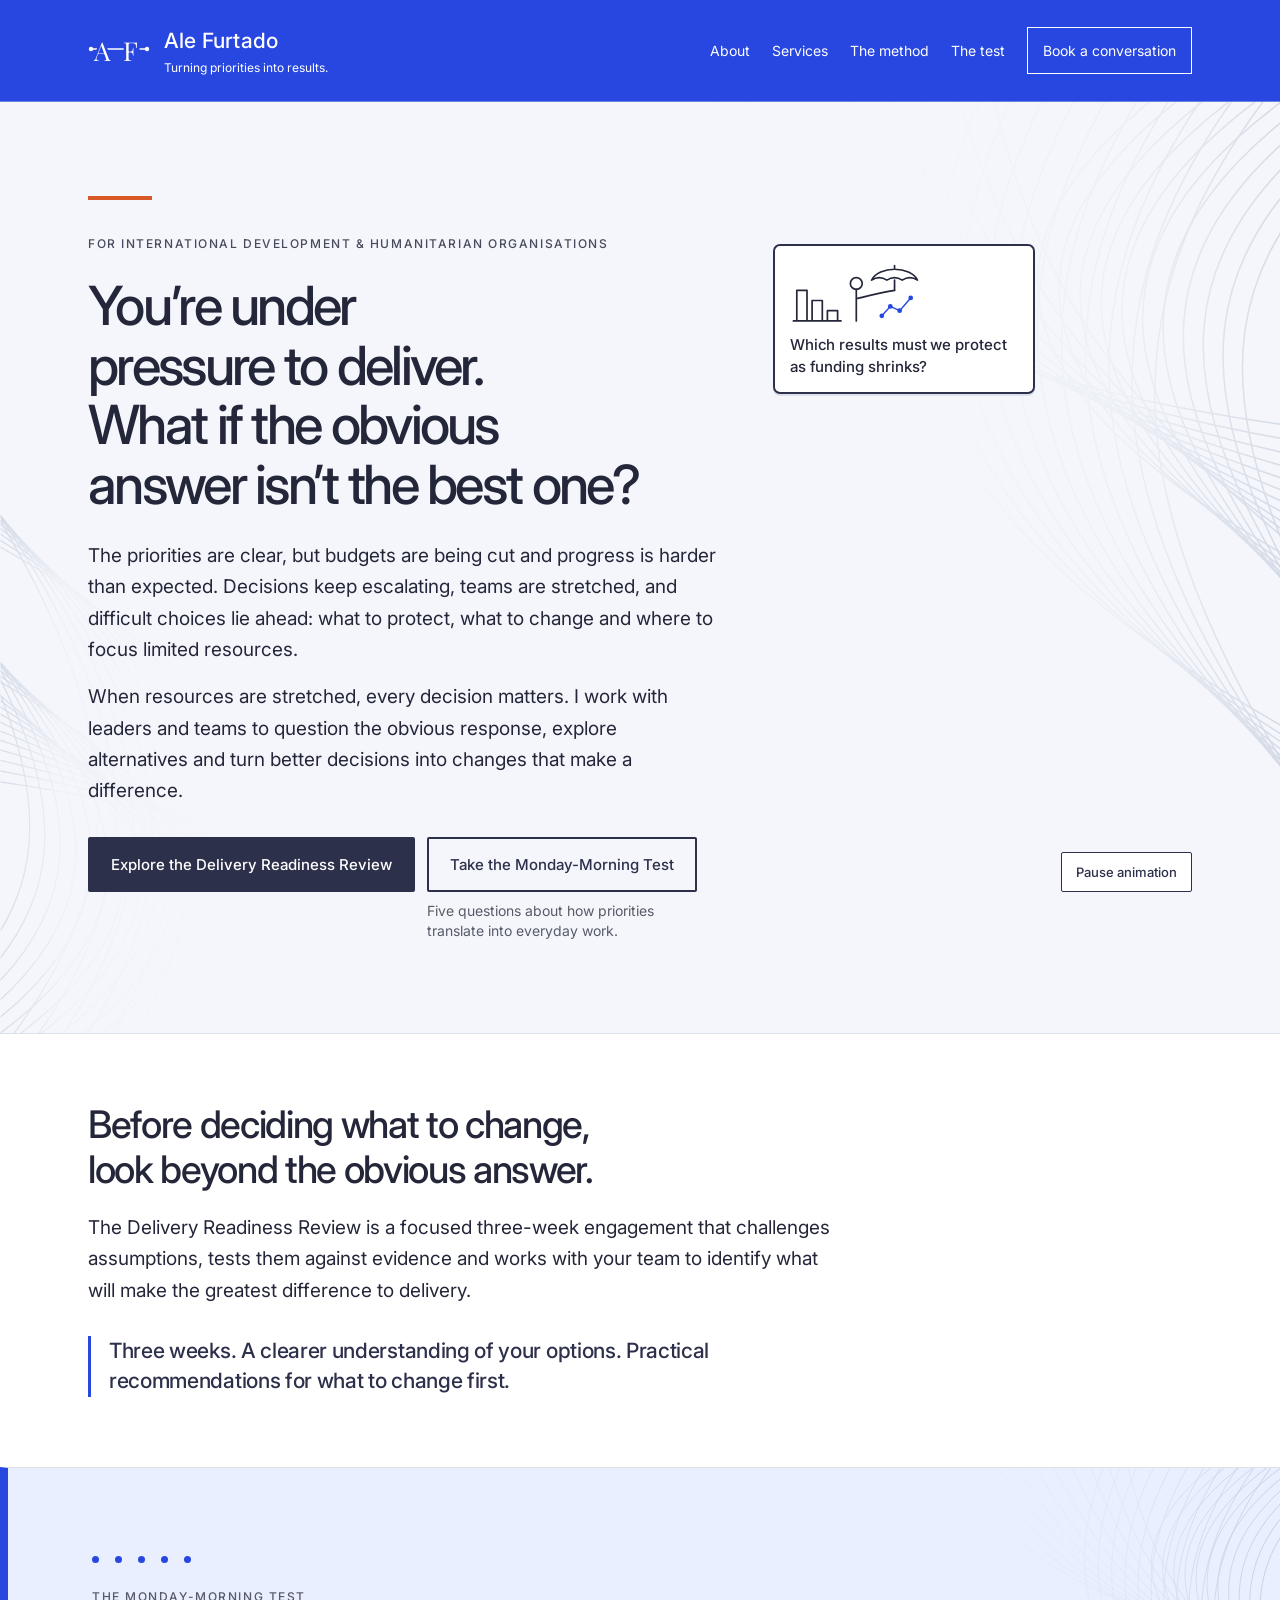
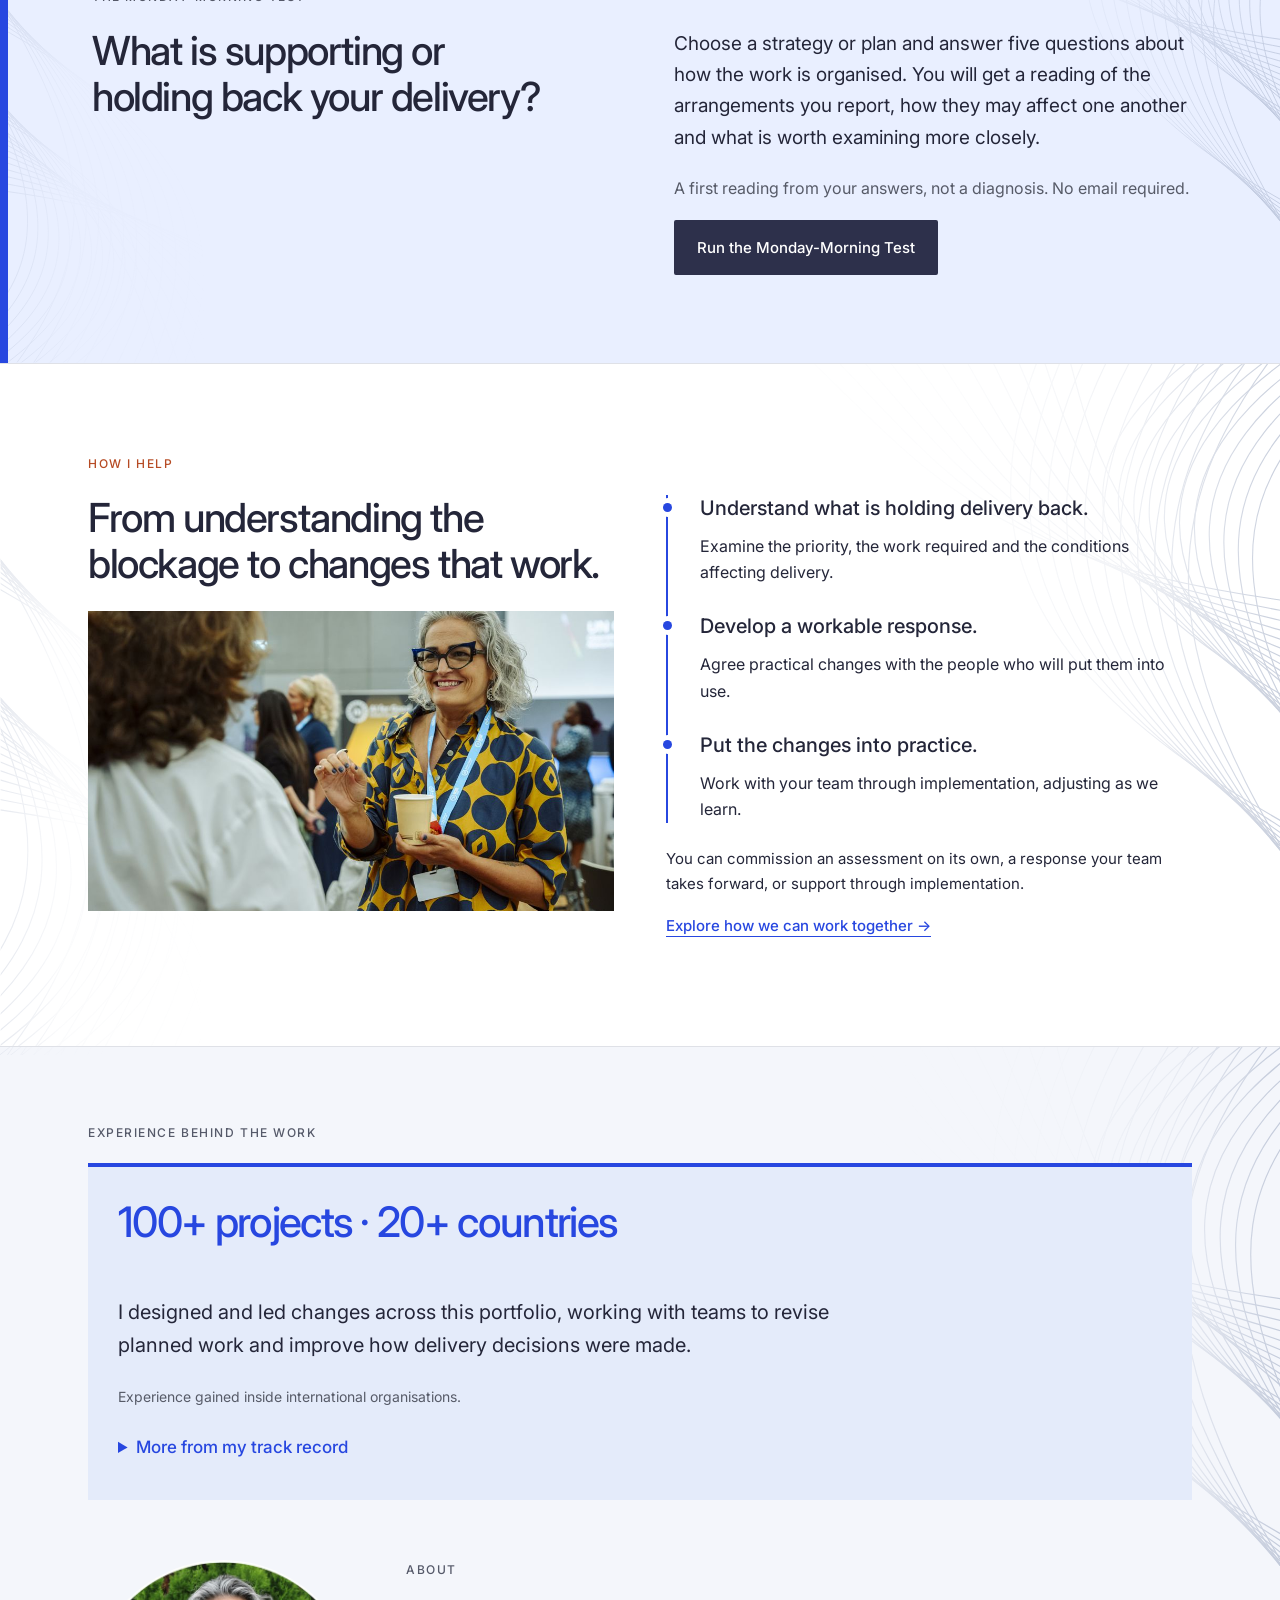
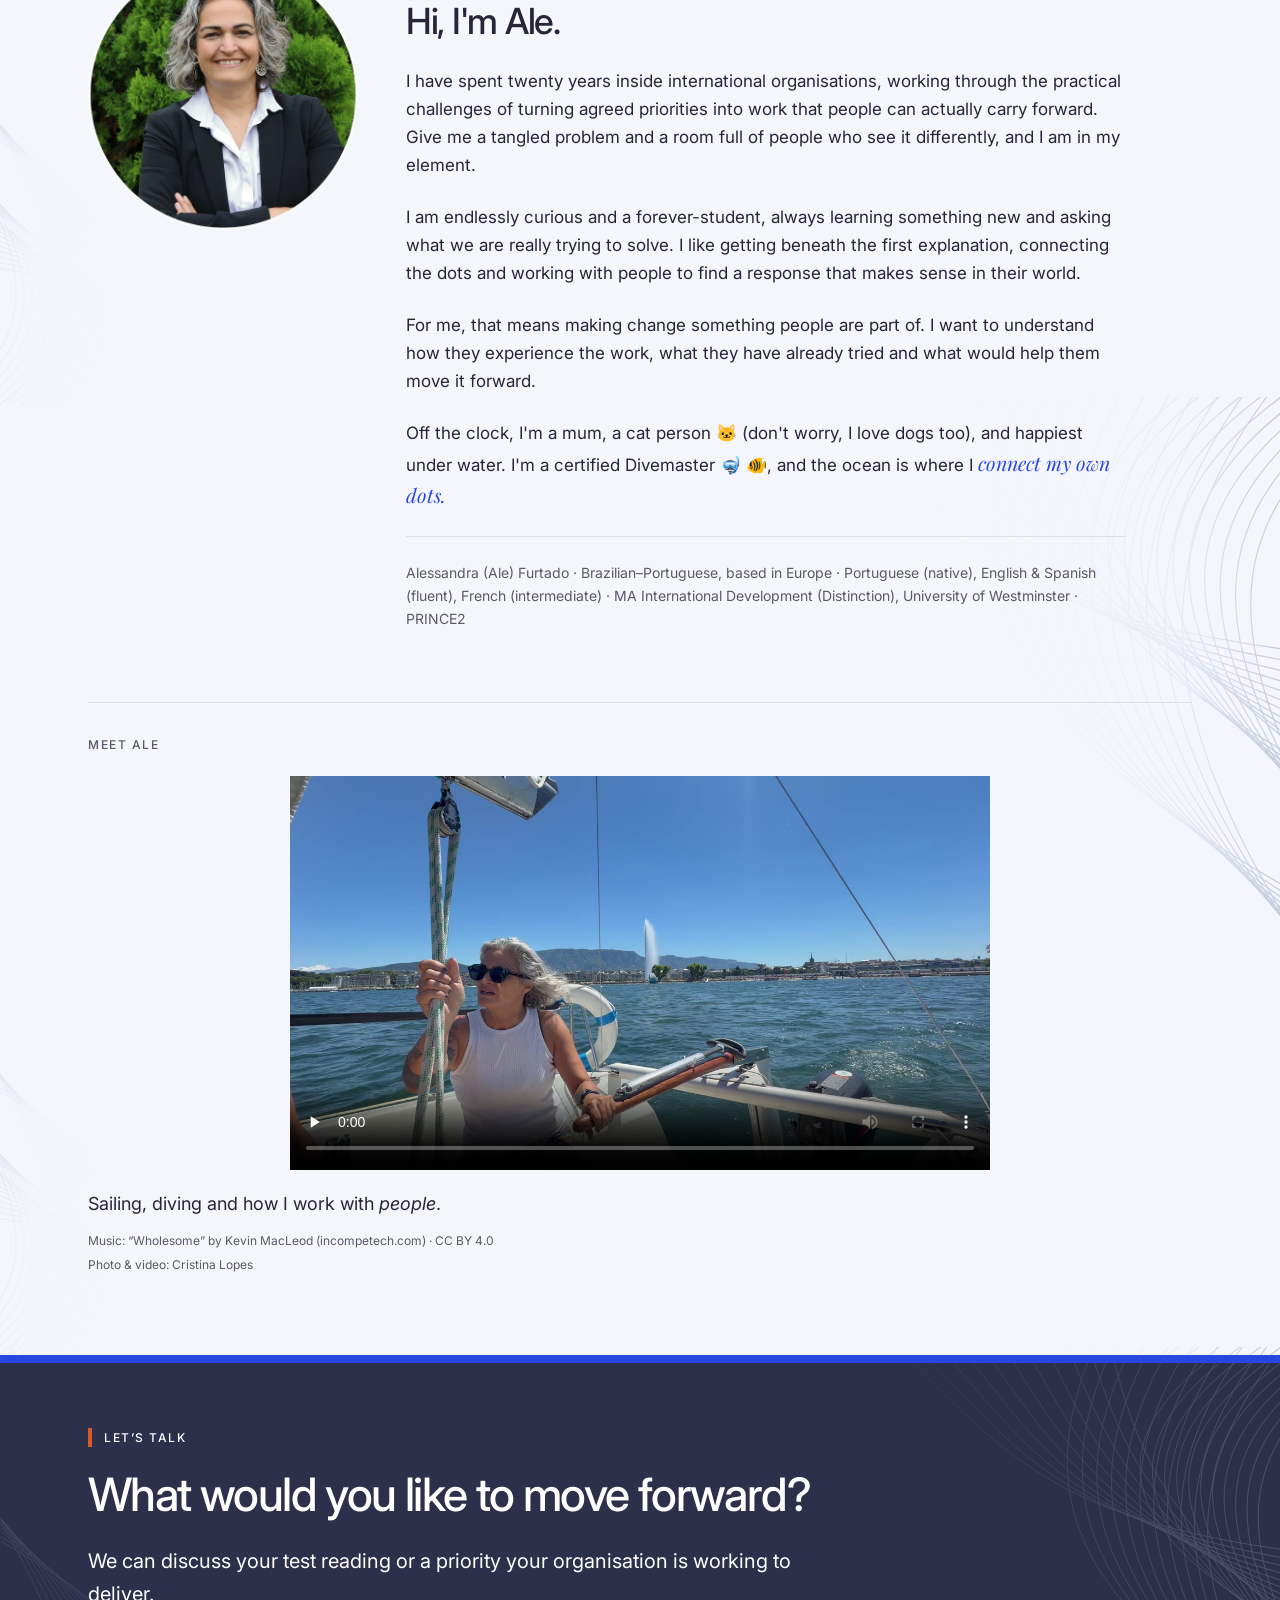
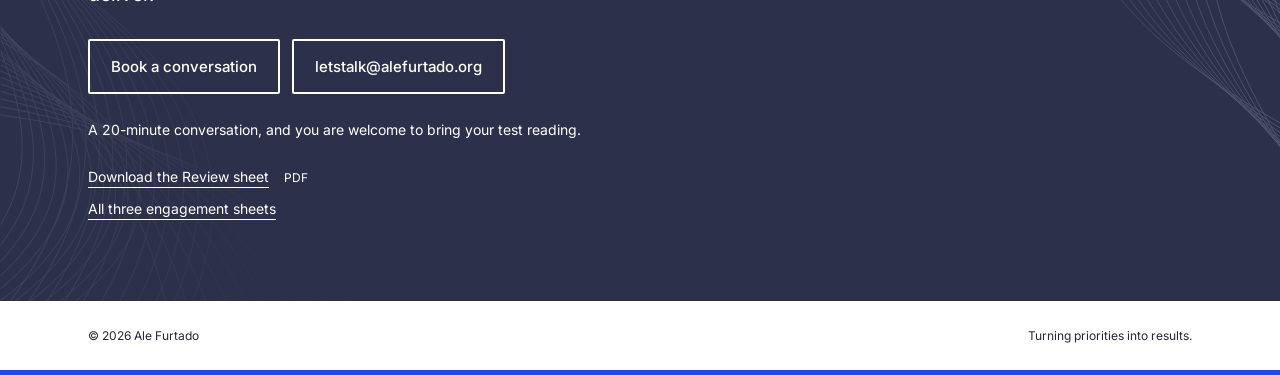
<file: index.html>
<!doctype html>
<html lang="en">
<head>
<meta charset="utf-8" />
<meta name="viewport" content="width=device-width, initial-scale=1" />
<title>Ale Furtado · Turning priorities into results</title>
<meta name="description" content="For development and humanitarian organisations facing budget cuts, I work with leaders and teams to question the obvious response and decide what to change first." />
<meta property="og:type" content="website" />
<meta property="og:site_name" content="Ale Furtado" />
<meta property="og:title" content="What if the obvious answer isn’t the best one? · Ale Furtado" />
<meta property="og:description" content="When resources are stretched, every decision matters. I work with leaders and teams to question the obvious response, explore alternatives and turn better decisions into changes that make a difference." />
<meta property="og:url" content="https://alefurtado.org/" />
<!-- Canonical. ale-furtado.netlify.app serves a byte-identical copy of this site and
     branch previews serve more, none of which should compete with the real domain in
     search. This names the real one wherever the page is served from. -->
<link rel="canonical" href="https://alefurtado.org/">
<meta property="og:image" content="https://alefurtado.org/assets/og-brand-v3.jpg" />
<meta property="og:image:width" content="1200" />
<meta property="og:image:height" content="630" />
<meta property="og:image:alt" content="Ale Furtado. Turning priorities into results." />
<meta name="twitter:image" content="https://alefurtado.org/assets/og-brand-v3.jpg" />
<meta name="twitter:card" content="summary_large_image" />
<!-- Structured data. This is the ONE thing on the site that tells Google the domain and the
     person are the same entity. "Alessandra Furtado" is what ranks today, through LinkedIn, and
     alternateName plus sameAs is what lets that reputation attach to alefurtado.org. Keep sameAs
     pointing at the LIVE LinkedIn vanity URL: if it ever changes, this goes stale silently and
     nothing visible on the site will look wrong. Validate at search.google.com/test/rich-results. -->
<script type="application/ld+json">
{
  "@context": "https://schema.org",
  "@graph": [
    {
      "@type": "Person",
      "@id": "https://alefurtado.org/#person",
      "name": "Ale Furtado",
      "alternateName": [
        "Alessandra Furtado",
        "Alessandra Garcia Furtado"
      ],
      "url": "https://alefurtado.org/",
      "email": "letstalk@alefurtado.org",
      "image": "https://alefurtado.org/assets/og-brand-v3.jpg",
      "jobTitle": "Independent consultant",
      "description": "When agreed priorities are not translating into progress, I work with your team to understand what is holding delivery back, develop a workable response and put it into practice.",
      "knowsAbout": [
        "Operationalising strategy",
        "Strategic portfolio management",
        "Value-driven prioritisation",
        "Governance design",
        "Executive and board advisory",
        "Operational and annual planning",
        "Results frameworks",
        "Digital transformation strategy",
        "Responsible AI adoption",
        "International organisations"
      ],
      "alumniOf": {
        "@type": "CollegeOrUniversity",
        "name": "University of Westminster"
      },
      "sameAs": [
        "https://www.linkedin.com/in/alessandra-gfurtado"
      ]
    },
    {
      "@type": "WebSite",
      "@id": "https://alefurtado.org/#website",
      "url": "https://alefurtado.org/",
      "name": "Ale Furtado",
      "inLanguage": "en-GB",
      "publisher": {
        "@id": "https://alefurtado.org/#person"
      },
      "about": {
        "@id": "https://alefurtado.org/#person"
      }
    }
  ]
}
</script>
<link rel="preconnect" href="https://fonts.googleapis.com">
<link rel="preconnect" href="https://fonts.gstatic.com" crossorigin>
<link href="https://fonts.googleapis.com/css2?family=Inter:wght@400;500&family=Playfair+Display&display=swap" rel="stylesheet">
<link rel="stylesheet" href="assets/site.css" media="screen">
</head>
<body class="site paper page-home" id="top">
<a class="skip-link" href="#main">Skip to content</a><nav aria-label="Main navigation">
  <div class="nav-in">
    <a class="brand" href="#top" aria-label="Ale Furtado home">
      <svg class="afmark" width="58" height="38" fill="none" aria-hidden="true" viewBox="0 0 62 40">
        <line class="afline" pathLength="1" x1="3" y1="19" x2="59" y2="19" stroke="#2747E0" stroke-width="1.5"/>
        <text x="6" y="31" font-family="'Playfair Display',Georgia,serif" font-size="26" fill="#fff" stroke="#2747E0" stroke-width="5" paint-order="stroke fill">A</text>
        <text x="35" y="31" font-family="'Playfair Display',Georgia,serif" font-size="26" fill="#fff" stroke="#2747E0" stroke-width="5" paint-order="stroke fill">F</text>
        <circle cx="3" cy="19" r="2.2" fill="#2747E0"></circle><circle cx="59" cy="19" r="2.2" fill="#2747E0"></circle>
      </svg>
      <span><span class="bn">Ale Furtado</span><br><span class="bs">Turning priorities into results.</span></span>
    </a>
    <div class="nav-right">
      <div class="nav-links">
        <a href="#about">About</a>
        <a href="services.html">Services</a>
        <a href="method.html">The method</a>
        <a href="monday-morning-test.html">The test</a>
      </div>
      <a class="nav-cta" href="https://calendar.app.google/NnwEPpDpSPLVTyY3A" target="_blank" rel="noopener">Book a conversation</a>
    </div>
  </div>
</nav>

<main id="main"><section class="hero" id="hero">
    <div class="texture texture-left" aria-hidden="true"></div><div class="texture" aria-hidden="true"></div><div class="container">
      <!-- Hero, 15 November 2026 (decision 171): copy from her homepage brief with her two
           amendments of the same day. Two columns from 1100px: the copy, then five rolling
           question cards with line figures from the hero film. Below 1100px, copy only. The film section that sat below the hero is retired here;
           its files stay in assets/. -->
      <div class="hero-grid">
        <div class="hero-copy">
          <span class="hero-rule" aria-hidden="true"></span>
          <p class="kicker eyebrow hero-eyebrow">For international development &amp; humanitarian organisations</p>
          <h1>You’re under pressure to deliver. <span class="h1-q">What if the obvious answer isn’t the best one?</span></h1>
          <p class="lede">The priorities are clear, but budgets are being cut and progress is harder than expected. Decisions keep escalating, teams are stretched, and difficult choices lie ahead: what to protect, what to change and where to focus limited resources.</p>
          <p class="lede">When resources are stretched, every decision matters. I work with leaders and teams to question the obvious response, explore alternatives and turn better decisions into changes that make a difference.</p>
          <div class="hero-ctas"><a class="af-action" href="services.html#readiness-review">Explore the Delivery Readiness Review</a><div class="cta-sub"><a class="af-action ghost" href="monday-morning-test.html">Take the Monday-Morning Test</a><p class="cta-note">Five questions about how priorities translate into everyday work.</p></div></div>
        </div>
        <!-- Five question cards, each with a small line figure in the hero film's style, drawn
             already. They pop up one at a time in one of three spots, stay a few seconds and
             fade, and keep rolling (her direction, 15 November). The cards are a list, so a
             screen reader hears the five questions once; the figures are hidden from it. With
             reduced motion the five show together, still. Hidden below 1100px. -->
        <div class="qnet" id="qnet">
          <ul class="qcards" aria-label="Questions worth asking before deciding how to respond">
            <li class="qcard q5"><svg class="qfig" viewBox="0 0 160 80" aria-hidden="true" focusable="false"><g fill="none" stroke="#242639" stroke-width="2" stroke-linecap="round" stroke-linejoin="round"><path d="M8 74V38h12v36M26 74V50h12v24M44 74V62h12v12M4 74h56"/><circle cx="78" cy="30" r="7"/><path d="M78 37v37M78 48c12-3 30-8 45-10"/><path d="M96 26c8-17 46-17 54 0c-6-4-12-4-18 0c-6-4-12-4-18 0c-6-4-12-4-18 0M123 13V9M123 26v12"/></g><path d="M108 68l10-11 11 5 13-15" fill="none" stroke="#2747E0" stroke-width="1.6" stroke-linejoin="round"/><g fill="#2747E0"><circle cx="108" cy="68" r="2.8"/><circle cx="118" cy="57" r="2.8"/><circle cx="129" cy="62" r="2.8"/><circle cx="142" cy="47" r="2.8"/></g></svg><span>Which results must we protect as funding shrinks?</span></li>
            <li class="qcard q1"><svg class="qfig" viewBox="0 0 160 80" aria-hidden="true" focusable="false"><g fill="none" stroke="#242639" stroke-width="2" stroke-linecap="round" stroke-linejoin="round"><path d="M10 58H150M22 58l-5 18M138 58l5 18"/><circle cx="50" cy="24" r="8"/><path d="M48 32c-5 9-5 17-3 26M47 43c7 2 11 8 14 13"/><circle cx="98" cy="24" r="8"/><path d="M85 58c0-13 6-21 13-21s13 8 13 21M90 50c5 3 11 3 16 0"/><rect x="66" y="54" width="18" height="4" rx="1"/><circle cx="136" cy="20" r="10"/><path d="M136 14v6l4 3"/></g><circle cx="136" cy="10" r="2.6" fill="#2747E0"/></svg><span>We approved the strategy months ago. Why does everything still run the old way?</span></li>
            <li class="qcard q2"><svg class="qfig" viewBox="0 0 160 80" aria-hidden="true" focusable="false"><g fill="none" stroke="#242639" stroke-width="2" stroke-linecap="round" stroke-linejoin="round"><rect x="8" y="8" width="96" height="62" rx="5"/><rect x="47" y="31" width="18" height="14" rx="3"/><path d="M56 31v-5"/><circle cx="134" cy="27" r="7"/><path d="M134 34v40M134 48c-5 2-5 9 0 11M146 8c3-3 8-1 7 3s-4 3-4 6"/></g><g fill="#242639"><circle cx="52.5" cy="37" r="1.3"/><circle cx="59.5" cy="37" r="1.3"/><circle cx="149" cy="21" r="1.2"/></g><g fill="none" stroke="#2747E0" stroke-width="1.5" stroke-linecap="round"><path d="M20 18l27 18"/><path d="M65 36l25-12M65 41l23 19M47 43L28 60" stroke-dasharray="3 4"/></g><g fill="#2747E0"><circle cx="20" cy="18" r="2.8"/><circle cx="90" cy="24" r="2.8"/><circle cx="88" cy="60" r="2.8"/><circle cx="28" cy="60" r="2.8"/><circle cx="56" cy="25" r="1.8"/></g></svg><span>How do we make AI genuinely useful to our teams, beyond the pilot?</span></li>
            <li class="qcard q4"><svg class="qfig" viewBox="0 0 160 80" aria-hidden="true" focusable="false"><g fill="none" stroke="#242639" stroke-width="2" stroke-linecap="round" stroke-linejoin="round"><ellipse cx="26" cy="52" rx="15" ry="4.5"/><path d="M11 52v14c0 3 7 5 15 5s15-2 15-5V52M11 59c0 3 7 5 15 5s15-2 15-5"/><circle cx="68" cy="24" r="7"/><path d="M68 31v43M68 43c8 0 13-3 18-7"/></g><g fill="none" stroke="#2747E0" stroke-width="1.6" stroke-linecap="round"><path d="M90 36c22 0 28-22 54-22"/><path d="M90 36h56" stroke-dasharray="3 4"/><path d="M90 36c22 0 28 24 54 24"/></g><g fill="#2747E0"><circle cx="90" cy="36" r="2.8"/><circle cx="144" cy="14" r="2.8"/><circle cx="146" cy="36" r="2.8"/><circle cx="144" cy="60" r="2.8"/></g></svg><span>What could we change besides the budget?</span></li>
            <li class="qcard q3"><svg class="qfig" viewBox="0 0 160 80" aria-hidden="true" focusable="false"><g fill="none" stroke="#242639" stroke-width="2" stroke-linecap="round" stroke-linejoin="round"><circle cx="16" cy="24" r="7"/><path d="M16 31v43M5 45c3 6 8 7 11 1c3 6 8 5 11-1"/><circle cx="44" cy="22" r="7"/><path d="M44 29v45M44 41c7-1 12-6 16-11"/><rect x="66" y="6" width="86" height="52" rx="4"/><path d="M80 58l-6 18M138 58l6 18"/></g><path d="M80 46l17-19 14 12 17-20 13 10" fill="none" stroke="#2747E0" stroke-width="1.6" stroke-linejoin="round"/><g fill="#2747E0"><circle cx="80" cy="46" r="2.8"/><circle cx="97" cy="27" r="2.8"/><circle cx="111" cy="39" r="2.8"/><circle cx="128" cy="19" r="2.8"/><circle cx="141" cy="29" r="2.8"/></g></svg><span>Our results framework satisfies donors. Why doesn’t it help us decide anything?</span></li>
          </ul>
          <div class="qnet-controls"><button class="film-toggle qnet-toggle" type="button" aria-controls="qnet" hidden>Pause animation</button></div>
        </div>
        <script>
        /* The rolling question cards, in her order (umbrella, strategy, AI, budget, results
           framework). Desktop: every 2.6s the next card pops up in the next of three spots,
           stays about 6.4s and fades, so two visible cards never share a spot. Narrow screens,
           only when the hero carries .qnet-m (off: her ruling, decision 173): one spot under
           the buttons, one card at a time, each leaving before the next arrives. Pause stops
           the sequence where it is. Nothing runs while the cards are hidden or with reduced
           motion. */
        (function(){
          var net=document.getElementById('qnet'); if(!net) return;
          var cards=[].slice.call(net.querySelectorAll('.qcard')), btn=net.querySelector('.qnet-toggle'), ul=net.querySelector('.qcards');
          if(window.matchMedia&&matchMedia('(prefers-reduced-motion: reduce)').matches){ net.classList.add('qnet-still'); return; }
          net.classList.add('qnet-roll');
          var narrow=window.matchMedia?matchMedia('(max-width:1099px)'):{matches:false};
          var EVERY=2600, n=0, paused=false, timer=null;
          function one(){ return narrow.matches; }
          // Desktop: a card leaves 1.4s before the next card needs its spot. Narrow: one card every
          // 5s, on screen about 4.2s, gone before the next arrives.
          function life(){ return one()?4200:3*EVERY-1400; }
          function every(){ return one()?5000:EVERY; }
          function visible(){ return net.offsetParent!==null; }
          // Narrow screens: the stage takes the height of the tallest card, so nothing below it moves.
          function fit(){
            if(!one()||!visible()){ ul.style.height=''; return; }
            ul.style.height=Math.max.apply(null,cards.map(function(c){ return c.offsetHeight; }))+'px';
          }
          function leave(c,ms){ c._out=setTimeout(function(){ c.classList.remove('in'); c.classList.add('out'); c._out=null; }, ms); }
          function step(){
            timer=null;
            if(paused) return;
            if(visible()){
              var c=cards[n%cards.length], spot=one()?0:n%3; n++;
              c.classList.remove('s0','s1','s2','out'); c.classList.add('s'+spot); c._seq=n;
              void c.offsetWidth; c.classList.add('in');
              leave(c,life());
            }
            timer=setTimeout(step, every());
          }
          btn.hidden=false;
          btn.addEventListener('click',function(){
            paused=!paused; btn.textContent=paused?'Play animation':'Pause animation';
            net.classList.toggle('qnet-paused',paused);
            if(paused){ clearTimeout(timer); timer=null; cards.forEach(function(c){ clearTimeout(c._out); c._out=null; }); }
            else {
              // Resume in order: the oldest card leaves first, and the next card takes its spot once it has gone.
              cards.filter(function(c){ return c.classList.contains('in'); }).sort(function(a,b){ return a._seq-b._seq; })
                .forEach(function(c,i){ leave(c,i*every()); });
              timer=setTimeout(step,800);
            }
          });
          fit();
          if(window.ResizeObserver) new ResizeObserver(fit).observe(net); else addEventListener('resize',fit);
          if(document.fonts&&document.fonts.ready) document.fonts.ready.then(fit);
          // Transitions switch on only after the first frame, so the cards never animate out on load.
          requestAnimationFrame(function(){ requestAnimationFrame(function(){ net.classList.add('qnet-live'); setTimeout(step,150); }); });
        })();
        </script>
      </div>
    </div>
  </section>

  <!-- The Delivery Readiness Review introduced, 15 November 2026 (decision 171). Approved copy
       only; the closing line is her amendment, kept to what Services says the Review delivers. -->
  <section class="review-intro" id="review-intro" aria-labelledby="ri-h">
    <div class="container">
      <div class="ri-in">
        <h2 id="ri-h">Before deciding what to change, look beyond the obvious answer.</h2>
        <p class="ri-body">The Delivery Readiness Review is a focused three-week engagement that challenges assumptions, tests them against evidence and works with your team to identify what will make the greatest difference to delivery.</p>
        <p class="ri-close">Three weeks. A clearer understanding of your options. Practical recommendations for what to change first.</p>
      </div>
    </div>
  </section>

  <section class="sec rule testinvite" id="stops">
    <div class="texture texture-left" aria-hidden="true"></div><div class="texture" aria-hidden="true"></div><div class="container">
      <div class="ti-in">
        <div class="five-dots" aria-hidden="true"><span></span><span></span><span></span><span></span><span></span></div>
        <p class="kicker eyebrow">The Monday-Morning Test</p>
        <h2>What is supporting or holding back <br class="hbr">your <em>delivery?</em></h2>
        <p class="ti-lede">Choose a strategy or plan and answer five questions about how the work is organised. You will get a reading of the arrangements you report, how they may affect one another and what is worth examining more closely.</p>
        <p class="ti-small">A first reading from your answers, not a diagnosis. No email required.</p>
        <p class="ti-cta"><a class="af-action" href="monday-morning-test.html">Run the Monday-Morning Test</a></p>
      </div>
    </div>
  </section>

  <section class="sec rule help-section" id="help">
    <div class="texture texture-left" aria-hidden="true"></div><div class="texture" aria-hidden="true"></div><div class="container">
      <div class="help-in">
        <p class="kicker eyebrow">How I help</p>
        <h2>From understanding the blockage <br class="hbr">to changes that <em>work</em>.</h2>
        <img alt="Ale in conversation at a professional event." class="work-photo" loading="eager" src="assets/work-photo.jpg" decoding="async">
            <ol class="work-list">
          <li><strong>Understand what is holding delivery back.</strong><p>Examine the priority, the work required and the conditions affecting delivery.</p></li>
          <li><strong>Develop a workable response.</strong><p>Agree practical changes with the people who will put them into use.</p></li>
          <li><strong>Put the changes into practice.</strong><p>Work with your team through implementation, adjusting as we learn.</p></li>
        </ol>
        <p class="help-note">You can commission an assessment on its own, a response your team takes forward, or support through implementation.</p>
        <p class="help-more"><a href="services.html#start">Explore how we can work together <span class="arw" aria-hidden="true">→</span></a></p>
      </div>
    </div>
  </section>

  <section class="sec rule about-section" id="about">
    <div class="texture texture-left" aria-hidden="true"></div><div class="texture" aria-hidden="true"></div><div class="container">
      <div class="about-in">
        <p class="kicker eyebrow">Experience behind the work</p>
        <div class="proofpanel">
          <p class="scale">100+ projects <span class="psep" aria-hidden="true">·</span> <span class="scale-pair">20+ countries</span></p>
          <p class="pbody">I designed and led changes across this portfolio, working with teams to revise planned work and improve how delivery decisions were made.</p>
          <p class="pnote">Experience gained inside international organisations.</p>
          <details class="trackrec">
            <summary>More from my track record</summary>
            <div class="tr-in">
              <p class="tr-lead">Results from roles inside international organisations, each with what it measures.</p>
              <ul>
                <li><b>A funding pipeline that grew from £6M to £22M</b> in under twelve months. This is pipeline value, which is work identified and being pursued, and not income secured.</li>
                <li><b>90% of staff using new AI tools within two months</b> of their introduction, measured across the teams the rollout covered.</li>
                <li><b>Proposal drafting reduced from two weeks to two days</b> over the same period, measured on the drafting step alone.</li>
                <li><b>A $400M portfolio brought under one results-management system</b> across 13 independent organisations. This is the scale of the portfolio and the systems work it took, not money raised or a financial gain.</li>
              </ul>
            </div>
          </details>
        </div>

        <div class="about-grid">
          <div class="portrait">
            <img alt="Ale Furtado" loading="eager" src="assets/alessandra-portrait.jpg" decoding="async">
            </div>
          <div class="bio">
            <p class="kicker eyebrow">About</p>
            <h2 class="about-h">Hi, I'm Ale.</h2>
            <p>I have spent twenty years inside international organisations, working through the practical challenges of turning agreed priorities into work that people can actually carry forward. Give me a tangled problem and a room full of people who see it differently, and I am in my element.</p>
          <p>I am endlessly curious and a forever-student, always learning something new and asking what we are really trying to solve. I like getting beneath the first explanation, connecting the dots and working with people to find a response that makes sense in their world.</p>
          <p>For me, that means making change something people are part of. I want to understand how they experience the work, what they have already tried and what would help them move it forward.</p>
          <p>Off the clock, I'm a mum, a cat person 🐱 (don't worry, I love dogs too), and happiest under water. I'm a certified Divemaster 🤿 🐠, and the ocean is where I <span class="ctd">connect my own dots.</span></p>
          <p class="cred">Alessandra (Ale) Furtado · Brazilian–Portuguese, based in Europe · Portuguese (native), English &amp; Spanish (fluent), French (intermediate) · MA International Development (Distinction), University of Westminster · PRINCE2</p>
        </div>
        </div>
        </div>

      <div class="about-film" id="film">
        <p class="kicker eyebrow">Meet Ale</p>
        <video controls playsinline preload="none" poster="assets/about-poster-v2.jpg" aria-label="About Ale Furtado"><source src="assets/about-video-v2.mp4" type="video/mp4"></video><p class="vcap">Sailing, diving and how I work with <em>people</em>.</p>
        <p class="vcredit">Music: “Wholesome” by Kevin MacLeod (incompetech.com) · CC BY 4.0</p>
        <p class="vcredit">Photo &amp; video: Cristina Lopes</p>
      </div>
    </div>
  </section>

  <section class="contact" id="contact">
    <div class="texture texture-left" aria-hidden="true"></div><div class="texture" aria-hidden="true"></div><div class="container">
      <p class="kicker eyebrow">Let’s talk</p>
      <h2 class="bigq">What would you like <br class="hbr">to move forward?</h2>
      <p class="lead">We can discuss your test reading or a priority your organisation is working to deliver.</p>
      <div class="ways">
        <a class="af-action" href="https://calendar.app.google/NnwEPpDpSPLVTyY3A" target="_blank" rel="noopener">Book a conversation</a>
        <a class="af-action ghost" href="mailto:letstalk@alefurtado.org?subject=Enquiry%20via%20website">letstalk@alefurtado.org</a>
      </div>
      <p class="ctanote">A 20-minute conversation, and you are welcome to bring your test reading.</p>
      <p class="sheet"><a href="/product-sheet" download="Delivery Readiness Review - Ale Furtado.pdf">Download the Review sheet</a><span>PDF</span><br><a class="allsheets" href="services.html#start">All three engagement sheets</a></p>
    </div>
  </section>
</main><footer>
  <div class="foot-in">
    <span>© 2026 Ale Furtado</span>
    <span>Turning priorities into results.</span>
  </div>
</footer>


<!-- Cloudflare Web Analytics --><script type='module' src='https://static.cloudflareinsights.com/beacon.min.js' data-cf-beacon='{"token": "115e2a4e764a4d7481e288ddfbd255ad"}'></script><!-- End Cloudflare Web Analytics -->
</body>
</html>
</file>
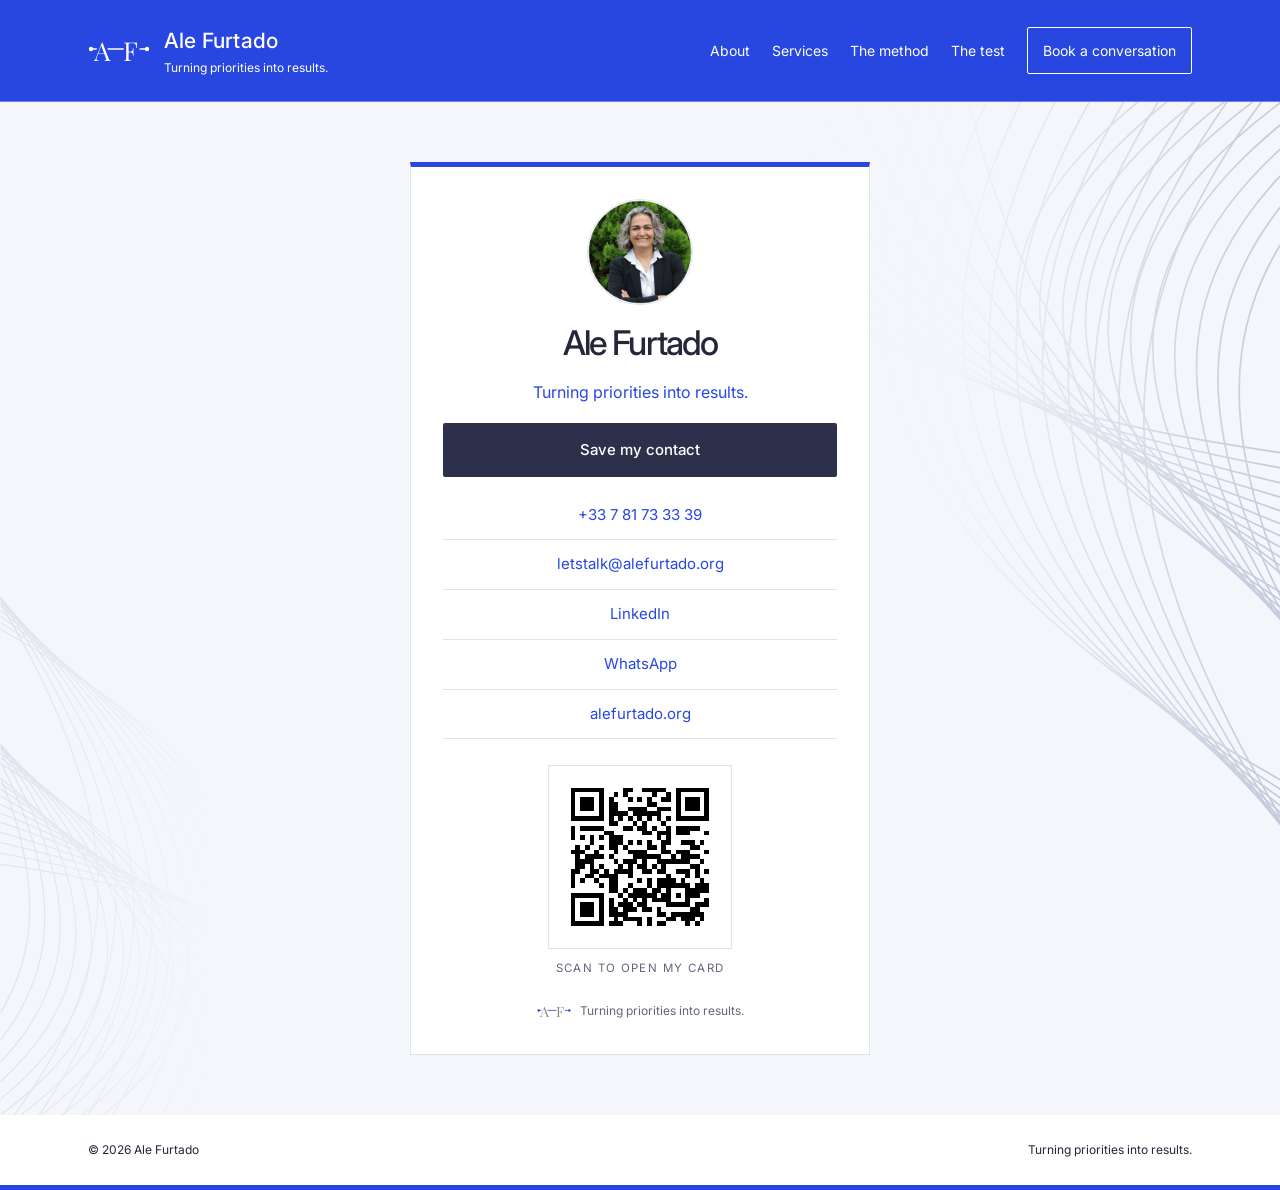
<file: card.html>
<!DOCTYPE html>
<html lang="en">
<head>
<meta charset="utf-8">
<meta name="viewport" content="width=device-width, initial-scale=1">
<link rel="canonical" href="https://alefurtado.org/card">
<title>Ale Furtado · contact</title>
<meta name="description" content="Ale Furtado · Turning priorities into results. Save my contact.">
<link rel="preconnect" href="https://fonts.googleapis.com">
<link rel="preconnect" href="https://fonts.gstatic.com" crossorigin>
<link href="https://fonts.googleapis.com/css2?family=Inter:wght@400;500&family=Playfair+Display&display=swap" rel="stylesheet">
<style>
  /* The page's own structural styles. They sit in a cascade layer so the shared design
     system in assets/site.css and assets/pages.css always wins over them, whatever the
     selector weight. They still carry the print layout, which the screen sheets do not. */
@layer page{

  :root{
    --paper:#ffffff; --ink:#17181B; --grey:#54534D; --grey-soft:#8C8B84;
    --line:#dce2ee; --blue:#2747E0;
    --serif:'Playfair Display',Georgia,serif; --sans:'Inter',-apple-system,BlinkMacSystemFont,'Segoe UI',sans-serif;
  }
  *{box-sizing:border-box;margin:0;padding:0}
  body{color:var(--ink);font-family:var(--sans);-webkit-font-smoothing:antialiased;min-height:100vh;display:flex;align-items:center;justify-content:center;padding:26px 18px}
  a{text-decoration:none;color:inherit}
  .card{width:100%;max-width:396px;background:var(--paper);border:0.5px solid var(--line);border-radius:22px;padding:32px 26px 26px;text-align:center}
  .photo{width:106px;height:106px;border-radius:50%;overflow:hidden;margin:0 auto 18px;border:0.5px solid var(--line);background:#F4F6FB}
  .photo img{width:100%;height:100%;object-fit:cover;display:block}
  h1{font-family:var(--serif);font-weight:400;font-size:34px;letter-spacing:-.01em;line-height:1}
  .role{font-size:11px;letter-spacing:.16em;text-transform:uppercase;color:var(--blue);margin-top:12px;line-height:1.55}
  .qr-wrap{width:184px;height:184px;margin:26px auto 10px;background:#fff;border:0.5px solid var(--line);border-radius:14px;padding:12px}
  .qr-wrap img{width:100%;height:100%;display:block;image-rendering:pixelated}
  .scan{font-size:11.5px;letter-spacing:.12em;text-transform:uppercase;color:var(--grey-soft);margin-bottom:24px}
  .btns{display:flex;flex-direction:column;gap:10px}
  .btn{display:flex;align-items:center;gap:12px;width:100%;padding:14px 18px;border-radius:14px;border:0.5px solid var(--line);font-size:15px;color:var(--ink);background:var(--paper)}
  .btn i{font-size:20px;color:var(--blue);width:22px;text-align:center;flex:none}
  .btn:active{transform:scale(.985)}
  .btn:hover{border-color:var(--ink)}
  .btn.primary{background:var(--ink);color:var(--paper);border-color:var(--ink);justify-content:center}
  .btn.primary i{color:var(--paper)}
  .btn.primary:hover{background:var(--blue);border-color:var(--blue)}
  .foot{display:flex;align-items:center;justify-content:center;gap:9px;margin-top:22px;font-size:12px;color:var(--grey-soft)}

}
</style>
<link rel="stylesheet" href="assets/site.css" media="screen"><link rel="stylesheet" href="assets/pages.css" media="screen"><link rel="stylesheet" href="assets/print.css" media="print"></head>
<body class="site paper page-card">
<a class="skip-link" href="#main">Skip to content</a>
  <nav aria-label="Main navigation">
  <div class="nav-in">
    <a class="brand" href="index.html" aria-label="Ale Furtado home">
      <svg class="afmark" width="58" height="38" fill="none" aria-hidden="true" viewBox="0 0 62 40">
        <line class="afline" pathLength="1" x1="3" y1="19" x2="59" y2="19" stroke="#2747E0" stroke-width="1.5"/>
        <text x="6" y="31" font-family="'Playfair Display',Georgia,serif" font-size="26" fill="#fff" stroke="#2747E0" stroke-width="5" paint-order="stroke fill">A</text>
        <text x="35" y="31" font-family="'Playfair Display',Georgia,serif" font-size="26" fill="#fff" stroke="#2747E0" stroke-width="5" paint-order="stroke fill">F</text>
        <circle cx="3" cy="19" r="2.2" fill="#2747E0"></circle><circle cx="59" cy="19" r="2.2" fill="#2747E0"></circle>
      </svg>
      <span><span class="bn">Ale Furtado</span><br><span class="bs">Turning priorities into results.</span></span>
    </a>
    <div class="nav-right">
      <div class="nav-links">
        <a href="index.html#about">About</a>
        <a href="services.html">Services</a>
        <a href="method.html">The method</a>
        <a href="monday-morning-test.html">The test</a>
      </div>
      <a class="nav-cta" href="https://calendar.app.google/NnwEPpDpSPLVTyY3A" target="_blank" rel="noopener">Book a conversation</a>
    </div>
  </div>
</nav>

<main id="main" class="card-wrap flow-section"><div class="texture" aria-hidden="true"></div><div class="texture texture-left" aria-hidden="true"></div><div class="card">
    <div class="photo">
      <img src="assets/alessandra-portrait.jpg" alt="Ale Furtado">
    </div>
    <h1>Ale Furtado</h1>
    <p class="role">Turning priorities into results.</p>

    <div class="btns">
      <a class="btn primary" href="assets/ale-furtado.vcf" download="Ale-Furtado.vcf">Save my contact</a>
      <a class="contact-link" href="tel:+33781733339">+33 7 81 73 33 39</a>
      <a class="contact-link" href="mailto:letstalk@alefurtado.org">letstalk@alefurtado.org</a>
      <a class="contact-link" href="https://www.linkedin.com/in/alessandra-gfurtado" target="_blank" rel="noopener">LinkedIn</a>
      <a class="contact-link" href="https://wa.me/33781733339" target="_blank" rel="noopener">WhatsApp</a>
      <a class="contact-link" href="https://alefurtado.org" target="_blank" rel="noopener">alefurtado.org</a>
    </div>

    <!-- Save and the links come first: whoever opened this card on their own phone wants
         to save it. The QR is for showing the card to someone else, so it sits last. -->
    <div class="qr-wrap"><img src="assets/qr-card.png" alt="QR code. Scan to open Ale Furtado's card"></div>
    <p class="scan">Scan to open my card</p>
    <div class="foot">
      <svg width="34" height="22" fill="none" aria-hidden="true" viewBox="0 0 62 40"><line x1="3" y1="19" x2="59" y2="19" stroke="#2747E0" stroke-width="1.5"></line><text x="6" y="31" font-family="'Playfair Display',Georgia,serif" font-size="26" fill="#8C8B84" stroke="#fff" stroke-width="5" paint-order="stroke fill">A</text><text x="35" y="31" font-family="'Playfair Display',Georgia,serif" font-size="26" fill="#8C8B84" stroke="#fff" stroke-width="5" paint-order="stroke fill">F</text><circle cx="3" cy="19" r="2.2" fill="#2747E0"></circle><circle cx="59" cy="19" r="2.2" fill="#2747E0"></circle></svg>
      <span>Turning priorities into results.</span>
    </div>
  </div>

</main><footer>
  <div class="foot-in">
    <span>© 2026 Ale Furtado</span>
    <span>Turning priorities into results.</span>
  </div>
</footer>

<!-- Cloudflare Web Analytics --><script type='module' src='https://static.cloudflareinsights.com/beacon.min.js' data-cf-beacon='{"token": "115e2a4e764a4d7481e288ddfbd255ad"}'></script><!-- End Cloudflare Web Analytics -->
</body>
</html>
</file>
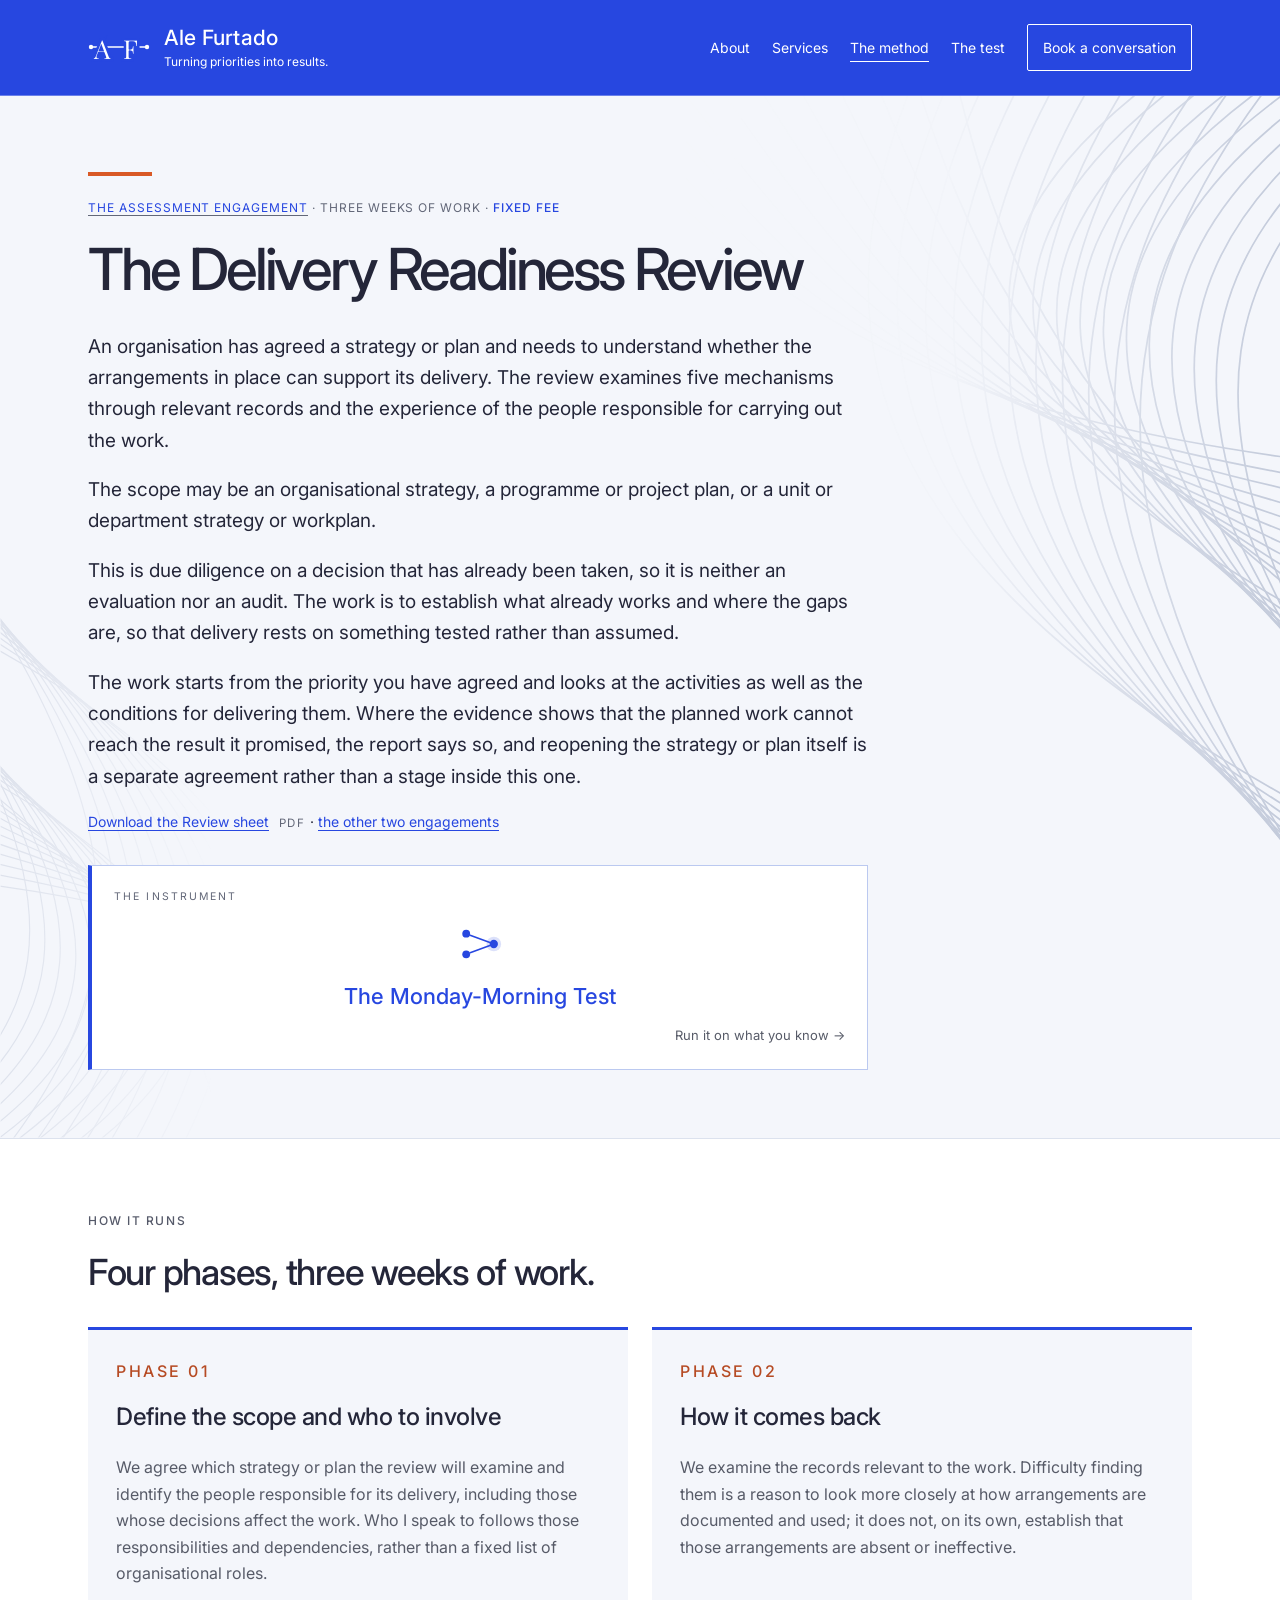
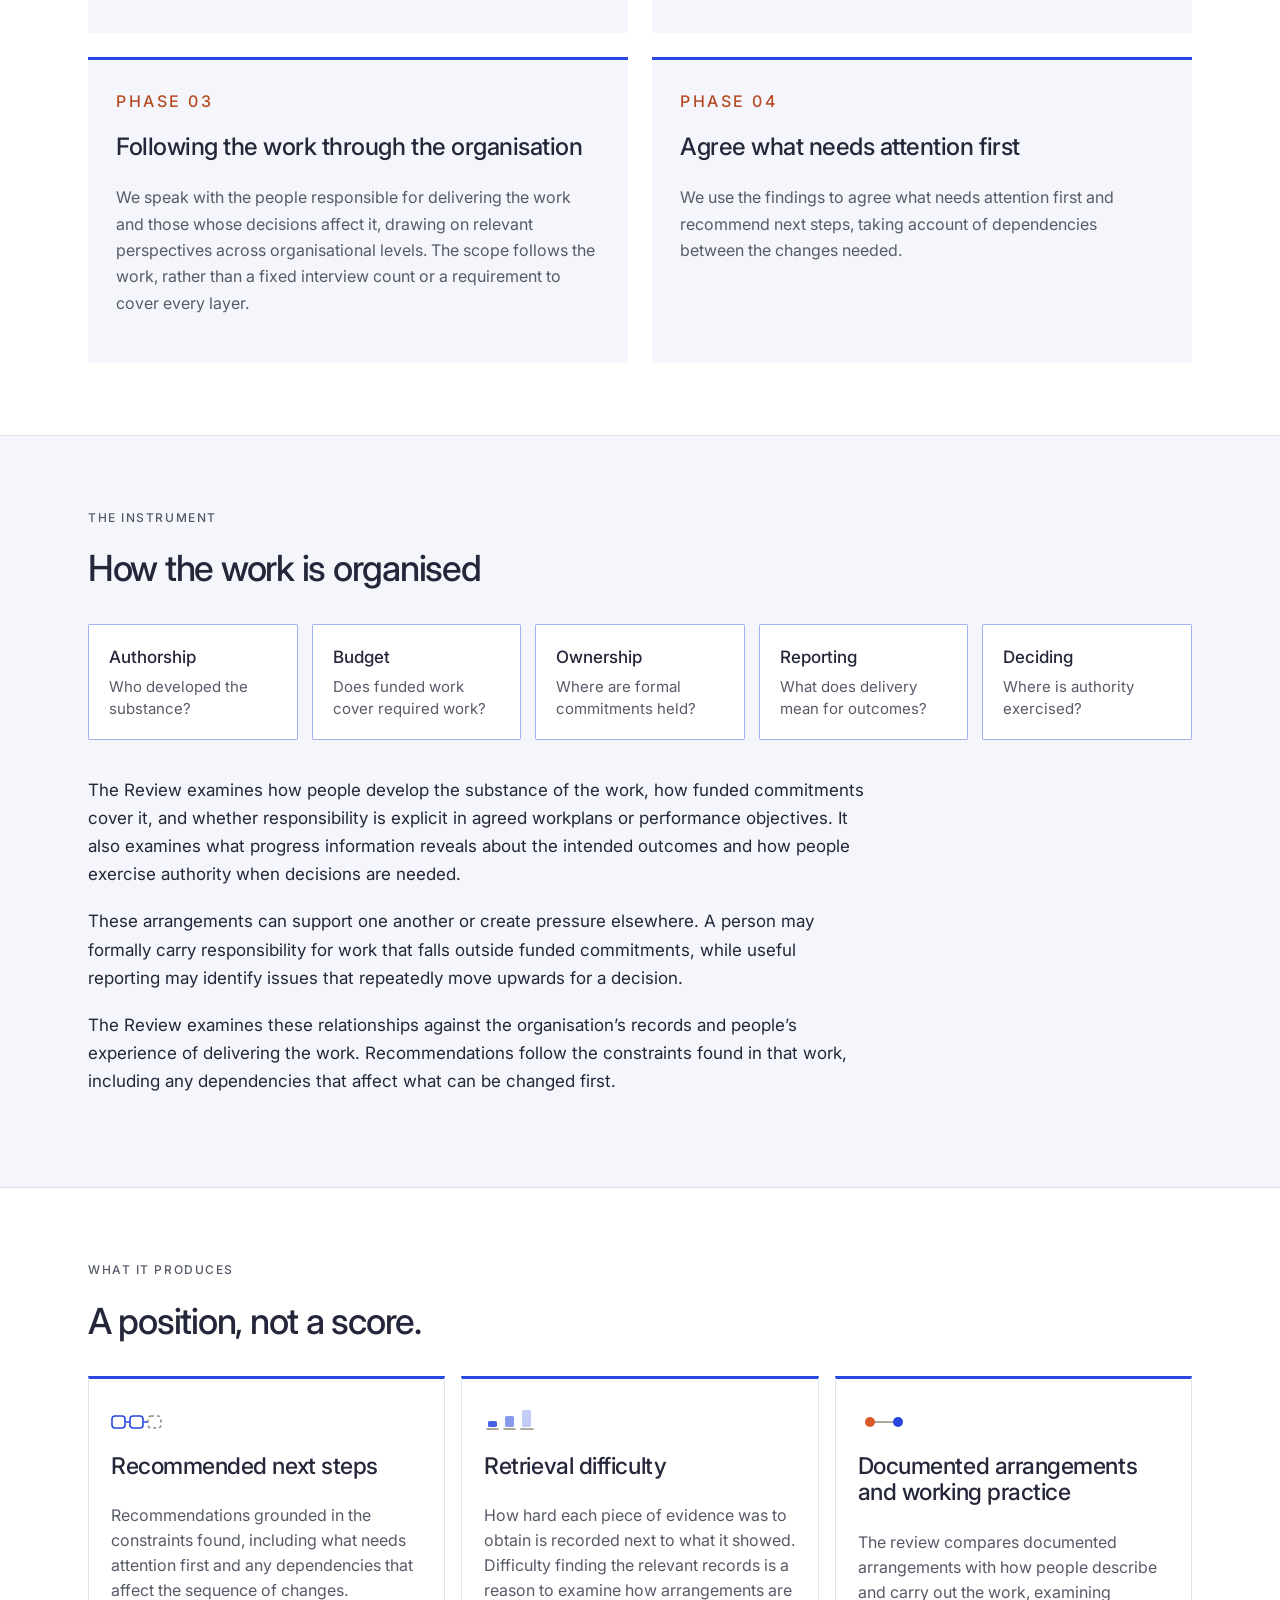
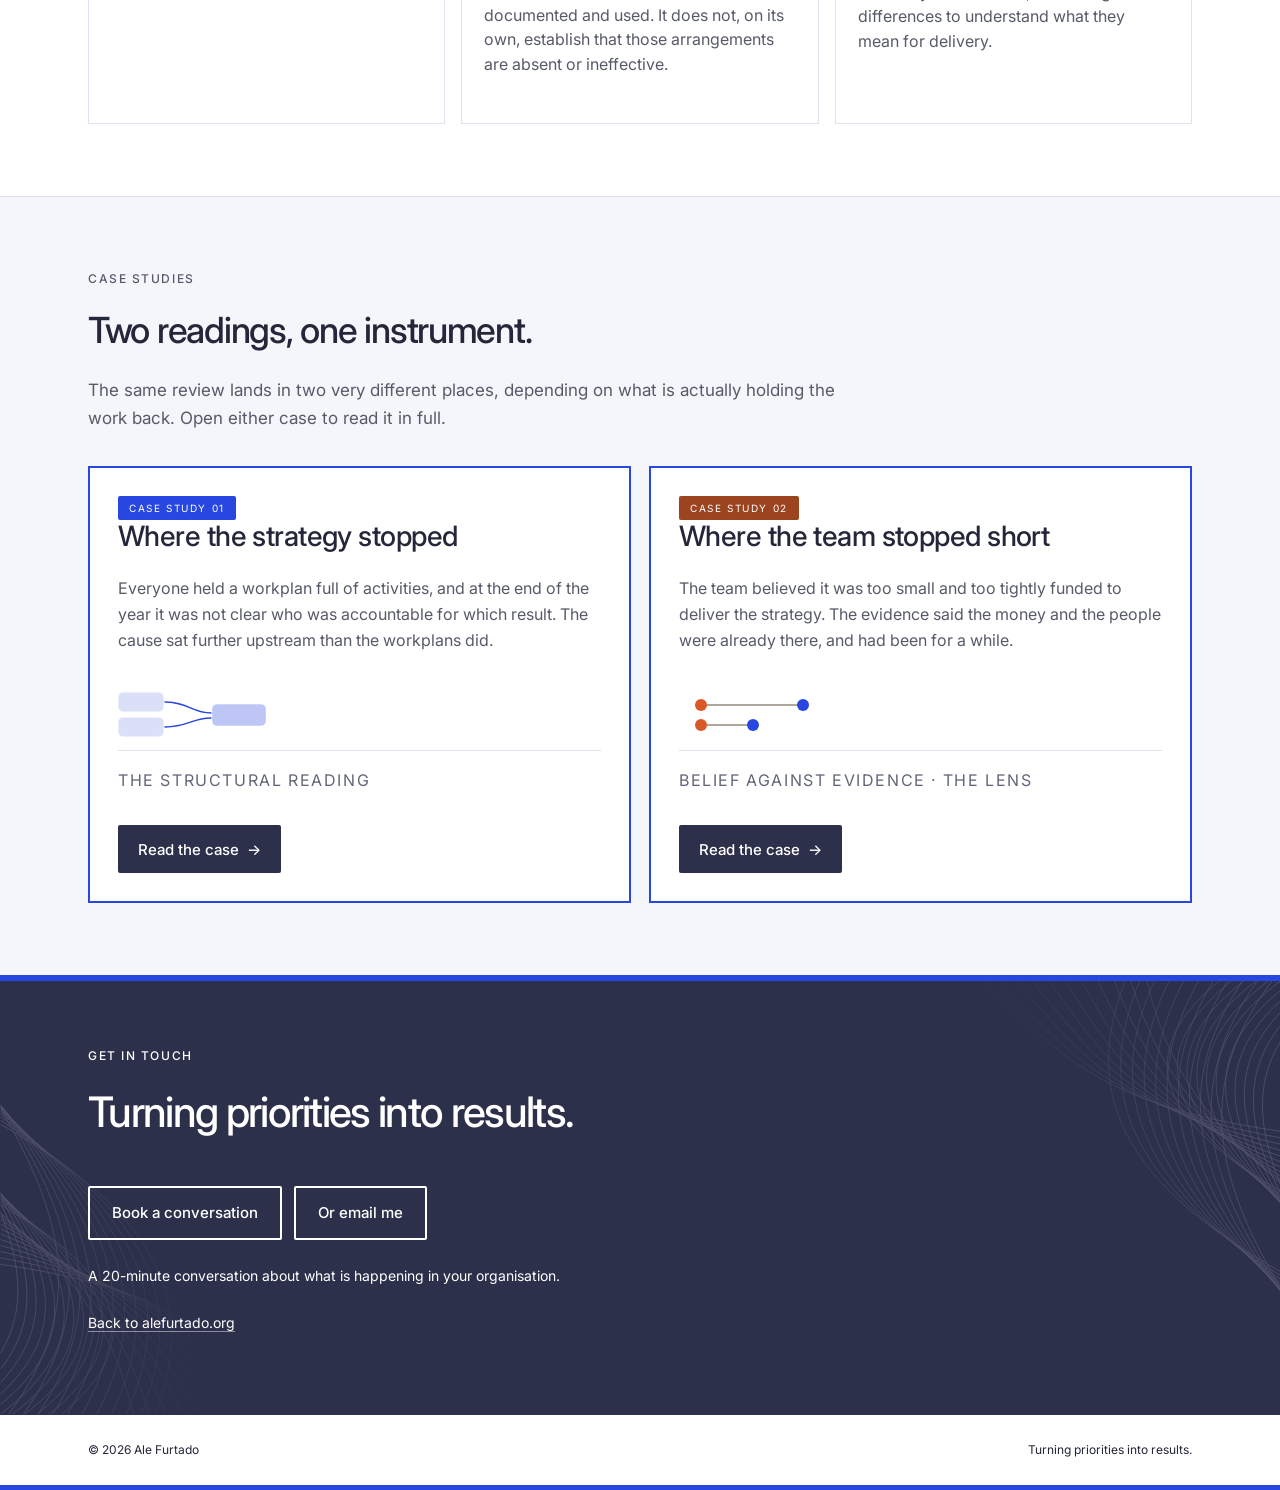
<file: method.html>
<!DOCTYPE html>
<html lang="en-GB">
<head>
<meta charset="utf-8">
<meta name="viewport" content="width=device-width,initial-scale=1">
<title>The Delivery Readiness Review · Ale Furtado</title>
<meta name="description" content="A three-week Delivery Readiness Review examining records and people’s experience to understand delivery constraints and recommend practical next steps.">
<meta property="og:title" content="The Delivery Readiness Review · Ale Furtado">
<meta property="og:description" content="A three-week Delivery Readiness Review examining records and people’s experience to understand delivery constraints and recommend practical next steps.">
<meta property="og:type" content="website">
<meta property="og:url" content="https://alefurtado.org/method">
<!-- Canonical. ale-furtado.netlify.app serves a byte-identical copy of this site and
     branch previews serve more, none of which should compete with the real domain in
     search. This names the real one wherever the page is served from. -->
<link rel="canonical" href="https://alefurtado.org/method">
<meta property="og:image" content="https://alefurtado.org/assets/og-brand-v3.jpg" />
<meta property="og:image:width" content="1200" />
<meta property="og:image:height" content="630" />
<meta name="twitter:card" content="summary_large_image" />
<meta property="og:image:alt" content="Ale Furtado. Turning priorities into results." />
<meta name="twitter:image" content="https://alefurtado.org/assets/og-brand-v3.jpg" />
<link rel="preconnect" href="https://fonts.googleapis.com">
<link rel="preconnect" href="https://fonts.gstatic.com" crossorigin>
<link href="https://fonts.googleapis.com/css2?family=Inter:wght@400;500&family=Playfair+Display&display=swap" rel="stylesheet">
<style>
  /* The page's own structural styles. They sit in a cascade layer so the shared design
     system in assets/site.css and assets/pages.css always wins over them, whatever the
     selector weight. They still carry the print layout, which the screen sheets do not. */
@layer page{

  /* Data/accent colours are the brand palette validated 6 Aug 2026 with the dataviz
     validator against this page's own surface (#ffffff): blue #2747E0 and orange
     #d95926 pass lightness, chroma, CVD separation and 3:1 contrast. Do not
     substitute by eye. Blue carries the structural half, orange the belief half. */
  :root{
    --paper:#ffffff; --ink:#242639; --grey:#57534A; --grey-soft:#767064;
    --line:#dce2ee; --blue:#2747E0; --blue-deep:#16235C; --amber:#d95926;
    /* The aubergine panel colour, and the dark rust for small text where #D95926 does
       not carry enough contrast. */
    --aubergine:#2D304B; --rust:#D95926; --rust-dark:#9C431F; --onpanel:#FFFFFF;
    --wash-blue:rgba(39,71,224,.055); --wash-amber:rgba(217,89,38,.06);
    --serif:'Playfair Display',Georgia,'Times New Roman',serif;
    --sans:'Inter',-apple-system,BlinkMacSystemFont,'Segoe UI',sans-serif;
    --maxw:1040px;
  }
  /* ── The approved line pattern ──────────────────────────────────────────────
     Three overlapping families of fine curved lines entering from the top and
     flowing around the top-right corner, anchored to both edges. Generated from
     the same 33 path definitions as `website-pattern-reference.html`, inlined as
     a data URI so the page still makes no network request of its own.
     Decorative only: pointer-events off, behind content, and it never carries
     meaning. Blue and orange keep their support/constraint job on the test. */
  *{box-sizing:border-box;margin:0;padding:0}
  html{scroll-behavior:smooth}
  body{color:var(--ink);font-family:var(--sans);font-size:16px;line-height:1.6;-webkit-font-smoothing:antialiased;overflow-x:hidden}
  a{color:inherit;text-decoration:none}
  /* One readable focus ring everywhere, on brand. Nothing in this file sets
     outline:none, so this replaces the browser default rather than restoring a
     ring that had been removed. On the aubergine panels it switches to white. */
  :focus-visible{outline:2px solid var(--blue);outline-offset:3px;border-radius:2px}
  .cta-band :focus-visible,.impact :focus-visible{outline-color:var(--onpanel)}
  .container{max-width:var(--maxw);margin:0 auto;padding:0 56px;position:relative}
  h1,h2,h3{font-family:var(--serif);font-weight:400;letter-spacing:-.01em;line-height:1.05}
  .kicker{font-size:11px;letter-spacing:.22em;text-transform:uppercase;color:var(--grey-soft)}
  em{font-style:italic;color:var(--blue)}

  nav{position:sticky;top:0;z-index:40;background:rgba(255,255,255,.85);backdrop-filter:blur(8px);border-bottom:0.5px solid var(--line)}
  .nav-in{display:flex;align-items:center;justify-content:space-between;max-width:var(--maxw);margin:0 auto;padding:15px 56px}
  .brand{display:flex;align-items:center;gap:11px}
  .brand .bn{font-weight:500;letter-spacing:.06em;line-height:1}
  /* The signature line. On screen its type and colour come from assets/site.css. */
  .brand .bs{font-family:var(--serif);font-size:13.5px;letter-spacing:.01em;color:var(--grey);margin-top:2px;white-space:nowrap}
  .nav-right{display:flex;align-items:center;gap:28px}
  .nav-links{display:flex;font-size:13px;color:var(--grey)}
  .nav-links a{white-space:nowrap} .nav-links a:hover{color:var(--blue)}
  .nav-cta{font-size:13px;border:1px solid var(--aubergine);color:var(--aubergine);border-radius:2px;padding:8px 16px;white-space:nowrap}
  .nav-cta:hover,.nav-cta:focus-visible{background:var(--blue);border-color:var(--blue);color:var(--onpanel)}

  /* Buttons. Primary: aubergine fill, white label, blue on hover and on keyboard focus.
     Secondary: aubergine outline and text, filling blue on the same two states. */
  .btn{display:inline-flex;align-items:center;gap:9px;font-size:14px;padding:14px 26px;border-radius:2px;
    
    }
  .btn:hover,.btn:focus-visible{transform:translateY(-2px);background:var(--blue);border-color:var(--blue);color:var(--onpanel)}
  .btn.ghost:hover,.btn.ghost:focus-visible{background:var(--blue);border-color:var(--blue);color:var(--onpanel)}

  .sec{padding:78px 0}
  /* Standalone copy blocks are centred; anything inside a card stays left-aligned
     so it can be read as a column rather than as a banner. */
  .sec-head{max-width:660px;margin:0 auto;text-align:center}
  .sec-head h2{font-size:clamp(28px,4.2vw,44px);margin-top:10px}
  .rule{border-top:0.5px solid var(--line)}
  .lead-note{margin:20px auto 0;font-size:15.5px;color:var(--grey);line-height:1.65;max-width:700px;text-align:center}
  /* the closing note needs air between it and the map it is summarising */

  /* ---------- masthead ---------- */
  .mast{padding:66px 0 10px;position:relative;overflow:hidden;text-align:center}
  .mast h1{font-size:clamp(38px,6.6vw,68px);margin:16px auto 22px;max-width:15ch}
  .mast .meta{font-size:11.5px;letter-spacing:.14em;text-transform:uppercase;color:var(--grey-soft)}
  .mast .meta b{color:var(--blue);font-weight:400}
  /* The masthead meta links to the assessment engagement on /services. Underlined rather
     than blue, because "fixed fee" already carries the blue on this line. */
  .mast .meta a{border-bottom:0.5px solid var(--grey-soft);}
  .mast .meta a:hover{color:var(--blue);border-bottom-color:var(--blue)}
  .mast .lede{color:var(--grey);max-width:640px;margin-left:auto;margin-right:auto}
  .mast .lede + .lede{margin-top:14px}
  /* the sheet is the first-conversation document, so it sits where a reader who has
     got this far can take it away */
  .mast .dl{margin-top:30px;font-size:14px}
  .mast .dl a{border-bottom:0.5px solid var(--blue);color:var(--blue);}
  .mast .dl a:hover{color:var(--ink);border-bottom-color:var(--ink)}
  .mast .dl span{color:var(--grey-soft);font-size:11.5px;letter-spacing:.13em;text-transform:uppercase;margin-left:10px}
  .othersheets{border-bottom:0.5px solid rgba(39,71,224,.35)}
  .othersheets:hover{border-bottom-color:var(--blue)}
  .instrument-lockup{margin:52px auto 0;padding-top:38px;border-top:0.5px solid var(--line);display:flex;flex-direction:column;align-items:center;gap:10px;}
  .instrument-lockup .lbl{font-size:10.5px;letter-spacing:.2em;text-transform:uppercase;color:var(--grey-soft)}
  .instrument-lockup .nm{font-family:var(--serif);font-size:clamp(24px,3.6vw,34px);color:var(--blue);line-height:1.12}
  /* It became a link under decision 104, so it now earns the hover state that decision 64
     denied the mechanism cards: this one does go somewhere. */
  .instrument-lockup .run{font-size:13px;color:var(--grey);}
  .instrument-lockup .run .arw{display:inline-block;}
  .instrument-lockup:hover .run,.instrument-lockup:focus-visible .run{color:var(--blue)}
  .instrument-lockup:hover .run .arw{transform:translateX(4px)}
  .instrument-lockup:focus-visible{outline:2px solid var(--blue);outline-offset:6px;border-radius:6px}

  /* ---------- phases ---------- */
  .phases{display:grid;gap:2px;margin-top:34px;background:var(--line);border:0.5px solid var(--line);border-radius:14px;overflow:hidden}
  .phase{background:var(--paper);padding:22px 20px 24px;position:relative}
  .phase .pn{font-size:10.5px;letter-spacing:.16em;text-transform:uppercase;color:var(--blue)}
  .phase h3{font-size:18px;margin:9px 0 8px}
  .phase p{font-size:13.5px;color:var(--grey);line-height:1.5}
  /* Everything is visible by default. The .anim class is added by the head gate only
     when JS runs AND motion is allowed, so a failed script leaves a readable page
     rather than a blank one. Same contract as index.html's qsjs gate. */
  .phase .bar{position:absolute;left:0;top:0;height:3px;background:var(--blue);}
  .anim:not(.shown) .reveal:not(.lit) .phase .bar{width:0}

  /* ---------- the map ---------- */
  /* The five mechanisms, equally weighted (decision 153). */
  .mechgrid{display:grid;grid-template-columns:repeat(5,minmax(0,1fr));gap:14px;margin-top:34px}
  .mech{border:1px solid rgba(39,71,224,.42);border-radius:14px;padding:18px 20px;background:var(--paper);}
  .anim:not(.shown) .reveal:not(.lit) .mech{opacity:0;transform:translateY(9px)}
  .mech b{font-size:17px;font-weight:500;display:block;margin-bottom:5px}
  .mech .mfull{font-size:15px;color:var(--grey);line-height:1.5;display:block}
  .mech-explain{margin-top:36px;max-width:780px}
  .mech-explain p{font-size:17px;line-height:1.65;margin-bottom:16px}

  /* ---------- what it produces ---------- */
  .outs{display:grid;grid-template-columns:repeat(3,1fr);gap:16px;margin-top:34px}
  .out{border:0.5px solid var(--line);border-radius:15px;padding:24px 24px 26px;background:var(--paper)}
  .out svg{display:block;margin-bottom:16px}
  .out h3{font-size:19px;margin-bottom:9px}
  .out p{font-size:13.5px;color:var(--grey);line-height:1.55}
  .out.amber{border-color:rgba(217,89,38,.4);background:var(--wash-amber)}

  /* ---------- case studies ---------- */
  .casegrid{display:grid;grid-template-columns:1fr 1fr;gap:18px;margin-top:34px}
  /* A div rather than a button: the card holds a heading and paragraphs, which are not
     legal inside a <button>. The "Read the case" control is the real button, so keyboard
     users get one focus stop and the whole card stays clickable for a mouse. */
  .casecard{position:relative;text-align:left;border:0.5px solid var(--line);border-radius:18px;padding:28px 28px 26px;background:var(--paper);cursor:pointer;display:flex;flex-direction:column}
  .casecard:hover,.casecard:focus-within{transform:translateY(-4px);box-shadow:0 14px 34px rgba(23,24,27,.09);border-color:var(--blue)}
  .casecard.amber:hover,.casecard.amber:focus-within{border-color:var(--amber)}
  .casecard .badge{display:inline-flex;align-items:center;gap:7px;font-size:10px;letter-spacing:.16em;text-transform:uppercase;color:#fff;background:var(--blue);border-radius:20px;padding:4px 11px;align-self:flex-start}
  /* White on #d95926 measures 3.88:1 and fails AA at 10px. #9C431F is the darker
     companion the brief names for exactly this case, and it keeps the hue family. */
  .casecard.amber .badge{background:var(--rust-dark)}
  .casecard h3{font-size:clamp(21px,2.7vw,27px);margin:16px 0 10px}
  .casecard .hook{font-size:14.5px;color:var(--grey);line-height:1.6;flex:1}
  .casecard .thumb{margin:20px 0 4px}
  .casecard .shows{font-size:11px;letter-spacing:.1em;text-transform:uppercase;color:var(--grey-soft);padding-top:16px;border-top:0.5px solid var(--line);margin-top:16px}
  .casecard .open{margin-top:14px;font-size:13.5px;color:var(--blue);display:inline-flex;align-items:center;gap:8px;align-self:flex-start;border:none;background:none;font-family:inherit;cursor:pointer}
  .casecard .open:focus-visible{outline:2px solid var(--blue);outline-offset:4px;border-radius:4px}
  .casecard.amber .open{color:var(--rust-dark)}
  .casecard.amber .open:focus-visible{outline-color:var(--amber)}
  .casecard:hover .open .arw{transform:translateX(4px)}

  dialog.casedlg{border:none;padding:0;background:transparent;max-width:min(760px,94vw);width:100%;color:var(--ink)}
  dialog.casedlg::backdrop{background:rgba(23,24,27,.52);backdrop-filter:blur(3px)}
  .dlg-in{background:var(--paper);border-radius:20px;padding:38px 44px 44px;max-height:88vh;overflow-y:auto;border:0.5px solid var(--line);box-shadow:0 30px 80px rgba(23,24,27,.28)}
  .dlg-top{display:flex;align-items:flex-start;justify-content:space-between;gap:20px}
  .dlg-badge{font-size:10px;letter-spacing:.16em;text-transform:uppercase;color:#fff;background:var(--blue);border-radius:20px;padding:4px 11px}
  .dlg-badge.amber{background:var(--rust-dark)}
  .dlg-close{border:0.5px solid var(--line);background:transparent;border-radius:50%;width:36px;height:36px;font-size:19px;line-height:1;cursor:pointer;color:var(--grey);flex:none;font-family:inherit}
  .dlg-close:hover{background:var(--ink);color:var(--paper);border-color:var(--ink)}
  .dlg-in h3{font-size:clamp(26px,4vw,36px);margin:16px 0 6px}
  .dlg-in .shows{font-size:13.5px;color:var(--grey-soft);line-height:1.5;padding-bottom:20px;border-bottom:0.5px solid var(--line)}
  .dlg-in h4{font-size:11px;letter-spacing:.16em;text-transform:uppercase;color:var(--grey-soft);margin-top:26px}
  .dlg-in p{color:var(--grey);font-size:15.5px;line-height:1.68;margin-top:13px}
  .dlg-in p.close-line{color:var(--ink);font-style:italic;font-size:19px;line-height:1.4;margin-top:22px;padding-top:20px;border-top:0.5px solid var(--line)}

  .cta-band{padding:66px 0 88px;text-align:center;}
  .cta-band .tagline{font-size:clamp(24px,3.4vw,34px);margin-bottom:24px}
  .ways{display:flex;gap:12px;justify-content:center;flex-wrap:wrap}
  .backlink{margin-top:30px;font-size:13.5px;}
  /* ── The quiet aubergine contact band (handover 2) ────────────────────────────
     One hard rule: EVERY text element in here is #FFFFFF. Headings, body, kicker,
     links, button labels, hover and focus states. No blue, grey or rust text.
     The reference's white button with dark text was a prototype inconsistency, so
     both buttons are transparent with a white outline and a white label instead. */
  .cta-band{background:var(--aubergine);color:var(--onpanel);border-top:none;position:relative;overflow:hidden;isolation:isolate}
  .cta-band>*:not(.afpat){position:relative;z-index:1}
  .cta-band .kicker,.cta-band .tagline,.cta-band .tagline em,.cta-band .backlink,.cta-band .ctanote{color:var(--onpanel)}
  .cta-band .backlink a{color:var(--onpanel);border-bottom:0.5px solid rgba(255,255,255,.45)}
  .cta-band .backlink a:hover{color:var(--onpanel);border-bottom-color:var(--onpanel)}
  .cta-band .btn,.cta-band .btn.ghost{background:transparent;color:var(--onpanel);border:1px solid var(--onpanel)}
  .cta-band .btn{border-width:1.5px}
  /* Handover 3: on an aubergine panel a button fills BLUE on hover and on keyboard
     focus, with the label staying white. The earlier 14% white wash is superseded. */
  .cta-band .btn:hover,.cta-band .btn.ghost:hover,
  .cta-band .btn:focus-visible,.cta-band .btn.ghost:focus-visible{
    background:var(--blue);border-color:var(--blue);color:var(--onpanel)}
  .cta-band .btn:focus-visible{outline:2px solid var(--onpanel);outline-offset:3px}
  .cta-band .ctanote{margin-top:16px;font-size:13px}
  #mechanisms{scroll-margin-top:96px}


  /* The signature stays visible at every width and steps down in size on narrow screens. */
  @media (max-width:940px){ .brand .bs{font-size:12.5px} }
  @media (max-width:420px){ .brand .bs{font-size:11.5px} }
  @media (max-width:880px){
    .container{padding-left:28px;padding-right:28px}
    /* index.html shrinks the links below its breakpoint and this page never did, so between 601
       and 880 the four links plus the CTA ran 37px past the viewport and scrolled the page
       sideways. Pre-existing; the descriptor sitting there too made it worse. The nav takes
       index's 24px gutter rather than the body's 28 to buy back the last 4px. */
    .nav-in{padding-left:24px;padding-right:24px}
    .nav-links{gap:18px;font-size:12.5px}
    .phases{grid-template-columns:repeat(2,1fr)}
    .outs{grid-template-columns:1fr}
    .casegrid{grid-template-columns:1fr}
    .mechgrid{grid-template-columns:repeat(2,minmax(0,1fr))}
  }
  @media (max-width:600px){
    .mechgrid{grid-template-columns:1fr}
    .nav-in{flex-wrap:wrap;padding:12px 24px 10px}
    /* .brand .bs is already hidden from 880 down. */
    .nav-links{order:3;padding-top:10px;border-top:0.5px solid var(--line);margin-top:10px}
    .sec{padding:56px 0}
    .dlg-in{padding:28px 24px 34px;max-height:92vh}
  }
  @media (prefers-reduced-motion:reduce){
    html{scroll-behavior:auto}
    .mech,.phase .bar{transition:none!important}
    .mech{opacity:1!important;transform:none!important}
    .phase .bar{width:100%!important}
    .casecard{transition:none}
  }
  /* Both case studies print with the page. A closed <dialog> is display:none in the UA
     sheet, so without this a printed copy would lose the two strongest pieces on the page. */
  @media print{
    nav,.cta-band,.casecard .open,.casecard .thumb,.dlg-close{display:none}
    dialog.casedlg{display:block;position:static;max-width:none;width:auto;margin-top:30px;page-break-before:always}
    dialog.casedlg .dlg-in{max-height:none;overflow:visible;box-shadow:none;border:none;padding:0;background:transparent}
  }

}
</style>
<script>
/* Animation gate. Adds .anim only when JS runs, IntersectionObserver exists and the
   viewer has not asked for reduced motion. The 6s failsafe force-shows everything if
   an observer never fires, so the map can never be left invisible. */
try{
  if (window.matchMedia && matchMedia('(prefers-reduced-motion: no-preference)').matches
      && 'IntersectionObserver' in window) {
    document.documentElement.className += ' anim';
    setTimeout(function(){ document.documentElement.className += ' shown'; }, 6000);
  }
}catch(e){}
</script>
<link rel="stylesheet" href="assets/site.css" media="screen"><link rel="stylesheet" href="assets/pages.css" media="screen"><link rel="stylesheet" href="assets/print.css" media="print">
</head>
<body class="site paper page-method">

<a class="skip-link" href="#main">Skip to content</a>
<nav aria-label="Main navigation">
  <div class="nav-in">
    <a class="brand" href="index.html" aria-label="Ale Furtado home">
      <svg class="afmark" width="58" height="38" viewBox="0 0 62 40" fill="none" aria-hidden="true">
        <line class="afline" pathLength="1" x1="3" y1="19" x2="59" y2="19" stroke="#2747E0" stroke-width="1.5"/>
        <text x="6" y="31" font-family="'Playfair Display',Georgia,serif" font-size="26" fill="#fff" stroke="#2747E0" stroke-width="5" paint-order="stroke fill">A</text>
        <text x="35" y="31" font-family="'Playfair Display',Georgia,serif" font-size="26" fill="#fff" stroke="#2747E0" stroke-width="5" paint-order="stroke fill">F</text>
        <circle cx="3" cy="19" r="2.2" fill="#2747E0"/><circle cx="59" cy="19" r="2.2" fill="#2747E0"/>
      </svg>
      <span><span class="bn">Ale Furtado</span><br><span class="bs">Turning priorities into results.</span></span>
    </a>
    <div class="nav-right">
      <div class="nav-links">
        <a href="index.html#about">About</a>
        <a href="services.html">Services</a>
        <a href="method.html" aria-current="page">The method</a>
        <a href="monday-morning-test.html">The test</a>
      </div>
      <a class="nav-cta" href="https://calendar.app.google/NnwEPpDpSPLVTyY3A" target="_blank" rel="noopener">Book a conversation</a>
    </div>
  </div>
</nav>

<main id="main">
<!-- MASTHEAD -->
<header class="mast flow-section">
  <div class="texture" aria-hidden="true"></div><div class="texture texture-left" aria-hidden="true"></div><div class="container">
    <p class="meta"><a href="services.html#readiness-review">The assessment engagement</a> &middot; three weeks of work &middot; <b>fixed fee</b></p>
    <h1>The Delivery Readiness Review</h1>
    <!-- Decision 155, 13 October 2026: the Review covers any strategy or plan, not only an
         organisational strategy. Case studies keep their own specific references. -->
    <p class="lede">An organisation has agreed a strategy or plan and needs to understand whether the arrangements in place can support its delivery. The review examines five mechanisms through relevant records and the experience of the people responsible for carrying out the work.</p>
    <p class="lede">The scope may be an organisational strategy, a programme or project plan, or a unit or department strategy or workplan.</p>
    <p class="lede">This is due diligence on a decision that has already been taken, so it is neither an evaluation nor an audit. The work is to establish what already works and where the gaps are, so that delivery rests on something tested rather than assumed.</p>
    <!-- Handover 2, the scope boundary. The Review starts from the agreed priority and looks
         at the work as well as the conditions for delivering it. Where the evidence shows the
         planned activities or their sequence cannot reach the intended result, that is said.
         What is NOT assumed is that the plan is wrong, and reopening the institutional
         strategy itself is a separate scope agreement rather than a step inside this one. -->
    <p class="lede">The work starts from the priority you have agreed and looks at the activities as well as the conditions for delivering them. Where the evidence shows that the planned work cannot reach the result it promised, the report says so, and reopening the strategy or plan itself is a separate agreement rather than a stage inside this one.</p>

    <p class="dl"><a href="/product-sheet" download="Delivery Readiness Review - Ale Furtado.pdf">Download the Review sheet</a><span>PDF</span> &middot; <a class="othersheets" href="services.html#workable-response">the other two engagements</a></p>

    <!-- Decision 67's slot, and from decision 104 it is genuinely clickable: the lockup
         is the only entry point to the self-administered test. -->
    <!-- .html in source, matching every other internal link on the site. Netlify's Pretty
         URLs rewrite it to /monday-morning-test on publish, and the extensionless form does
         not resolve on the local preview server, so a clean-URL source would 404 in review. -->
    <a class="instrument-lockup" href="monday-morning-test.html">
      <span class="lbl">The instrument</span>
      <svg width="46" height="46" viewBox="0 0 40 40" fill="none" aria-hidden="true">
        <circle cx="8" cy="11" r="3.4" fill="#2747E0"/><circle cx="8" cy="29" r="3.4" fill="#2747E0"/>
        <circle cx="32" cy="20" r="6.4" fill="#2747E0" opacity=".16"/><circle cx="32" cy="20" r="3.6" fill="#2747E0"/>
        <path d="M11.4 12.4 L28.6 18.6 M11.4 27.6 L28.6 21.4" stroke="#2747E0" stroke-width="1.4" stroke-linecap="round"/>
      </svg>
      <span class="nm">The Monday-Morning Test</span>
      <span class="run">Run it on what you know <span class="arw" aria-hidden="true">&#8594;</span></span>
    </a>
  </div>
</header>

<!-- HOW IT RUNS -->
<section class="sec">
  <div class="container">
    <div class="sec-head">
      <p class="kicker">How it runs</p>
      <h2>Four phases, three weeks of work.</h2>
    </div>
    <div class="phases reveal">
      <div class="phase"><span class="bar"></span><p class="pn">Phase 01</p><h3>Define the scope and who to involve</h3><p>We agree which strategy or plan the review will examine and identify the people responsible for its delivery, including those whose decisions affect the work. Who I speak to follows those responsibilities and dependencies, rather than a fixed list of organisational roles.</p></div>
      <div class="phase"><span class="bar"></span><p class="pn">Phase 02</p><h3>How it comes back</h3><p>We examine the records relevant to the work. Difficulty finding them is a reason to look more closely at how arrangements are documented and used; it does not, on its own, establish that those arrangements are absent or ineffective.</p></div>
      <div class="phase"><span class="bar"></span><p class="pn">Phase 03</p><h3>Following the work through the organisation</h3><p>We speak with the people responsible for delivering the work and those whose decisions affect it, drawing on relevant perspectives across organisational levels. The scope follows the work, rather than a fixed interview count or a requirement to cover every layer.</p></div>
      <div class="phase"><span class="bar"></span><p class="pn">Phase 04</p><h3>Agree what needs attention first</h3><p>We use the findings to agree what needs attention first and recommend next steps, taking account of dependencies between the changes needed.</p></div>
    </div>
  </div>
</section>

<!-- THE MAP. #mechanisms is the stable anchor for the five, added 23 September when the
     home page stopped carrying the long exposition. Anything that used to point at
     index.html#stops for an explanation points here instead. -->
<section class="sec rule" id="mechanisms">
  <div class="container">
    <div class="sec-head">
      <p class="kicker">The instrument</p>
      <h2>How the work is organised</h2>
    </div>

    <!-- Decision 153, 12 October 2026: the two clusters and their dependency wires are
         retired. Five equally weighted cards, in the same order and with the same short
         descriptions as the test's introduction panel. Their order carries no sequence. -->
    <div class="mechgrid reveal">
      <div class="mech"><b>Authorship</b><span class="mfull">Who developed the substance?</span></div>
      <div class="mech"><b>Budget</b><span class="mfull">Does funded work cover required work?</span></div>
      <div class="mech"><b>Ownership</b><span class="mfull">Where are formal commitments held?</span></div>
      <div class="mech"><b>Reporting</b><span class="mfull">What does delivery mean for outcomes?</span></div>
      <div class="mech"><b>Deciding</b><span class="mfull">Where is authority exercised?</span></div>
    </div>

    <div class="mech-explain">
      <p>The Review examines how people develop the substance of the work, how funded commitments cover it, and whether responsibility is explicit in agreed workplans or performance objectives. It also examines what progress information reveals about the intended outcomes and how people exercise authority when decisions are needed.</p>
      <p>These arrangements can support one another or create pressure elsewhere. A person may formally carry responsibility for work that falls outside funded commitments, while useful reporting may identify issues that repeatedly move upwards for a decision.</p>
      <p>The Review examines these relationships against the organisation’s records and people’s experience of delivering the work. Recommendations follow the constraints found in that work, including any dependencies that affect what can be changed first.</p>
    </div>
  </div>
</section>

<!-- WHAT IT PRODUCES -->
<section class="sec rule">
  <div class="container">
    <div class="sec-head">
      <p class="kicker">What it produces</p>
      <h2>A position, not a score.</h2>
    </div>
    <div class="outs">
      <div class="out">
        <svg width="52" height="30" viewBox="0 0 52 30" fill="none" aria-hidden="true">
          <rect x="1" y="9" width="13" height="12" rx="3" stroke="#2747E0" stroke-width="1.6"/>
          <rect x="19" y="9" width="13" height="12" rx="3" stroke="#2747E0" stroke-width="1.6"/>
          <rect x="37" y="9" width="13" height="12" rx="3" stroke="#938C7D" stroke-width="1.6" stroke-dasharray="3 3"/>
          <path d="M15 15h3M33 15h3" stroke="#2747E0" stroke-width="1.6" stroke-linecap="round"/>
        </svg>
        <h3>Recommended next steps</h3>
        <p>Recommendations grounded in the constraints found, including what needs attention first and any dependencies that affect the sequence of changes.</p>
      </div>
      <div class="out">
        <svg width="52" height="30" viewBox="0 0 52 30" fill="none" aria-hidden="true">
          <path d="M3 22 L14 22 M20 22 L31 22 M37 22 L49 22" stroke="#938C7D" stroke-width="1.6" stroke-linecap="round"/>
          <rect x="4" y="14" width="9" height="6" rx="1.6" fill="#2747E0" opacity=".85"/>
          <rect x="21" y="9" width="9" height="11" rx="1.6" fill="#2747E0" opacity=".55"/>
          <rect x="38" y="3" width="9" height="17" rx="1.6" fill="#2747E0" opacity=".28"/>
        </svg>
        <h3>Retrieval difficulty</h3>
        <p>How hard each piece of evidence was to obtain is recorded next to what it showed. Difficulty finding the relevant records is a reason to examine how arrangements are documented and used. It does not, on its own, establish that those arrangements are absent or ineffective.</p>
      </div>
      <div class="out amber">
        <svg width="52" height="30" viewBox="0 0 52 30" fill="none" aria-hidden="true">
          <path d="M12 15 L40 15" stroke="#938C7D" stroke-width="1.5" stroke-linecap="round"/>
          <circle cx="12" cy="15" r="5" fill="#d95926"/>
          <circle cx="40" cy="15" r="5" fill="#2747E0"/>
        </svg>
        <h3>Documented arrangements and working practice</h3>
        <p>The review compares documented arrangements with how people describe and carry out the work, examining differences to understand what they mean for delivery.</p>
      </div>
    </div>
  </div>
</section>

<!-- CASE STUDIES -->
<section class="sec rule" id="cases">
  <div class="container">
    <div class="sec-head">
      <p class="kicker">Case studies</p>
      <h2>Two readings, one instrument.</h2>
    </div>
    <p class="lead-note">The same review lands in two very different places, depending on what is actually holding the work back. Open either case to read it in full.</p>

    <div class="casegrid">

      <div class="casecard" data-dlg="dlg1">
        <span class="badge">Case study 01</span>
        <h3>Where the strategy stopped</h3>
        <p class="hook">Everyone held a workplan full of activities, and at the end of the year it was not clear who was accountable for which result. The cause sat further upstream than the workplans did.</p>
        <span class="thumb" aria-hidden="true">
          <svg width="150" height="46" viewBox="0 0 150 46" fill="none">
            <rect x="1" y="1" width="44" height="18" rx="4" fill="#2747E0" opacity=".16" stroke="#2747E0" stroke-width="1.2"/>
            <rect x="1" y="26" width="44" height="18" rx="4" fill="#2747E0" opacity=".16" stroke="#2747E0" stroke-width="1.2"/>
            <rect x="95" y="13" width="52" height="20" rx="4" fill="#2747E0" opacity=".3" stroke="#2747E0" stroke-width="1.6"/>
            <path d="M47 10 C70 10, 74 21, 93 21 M47 35 C70 35, 74 26, 93 26" stroke="#2747E0" stroke-width="1.4" stroke-linecap="round"/>
          </svg>
        </span>
        <p class="shows">The structural reading</p>
        <button class="open" type="button" aria-haspopup="dialog">Read the case <span class="arw" aria-hidden="true">&#8594;</span></button>
      </div>

      <div class="casecard amber" data-dlg="dlg2">
        <span class="badge">Case study 02</span>
        <h3>Where the team stopped short</h3>
        <p class="hook">The team believed it was too small and too tightly funded to deliver the strategy. The evidence said the money and the people were already there, and had been for a while.</p>
        <span class="thumb" aria-hidden="true">
          <svg width="150" height="46" viewBox="0 0 150 46" fill="none">
            <path d="M22 13 L124 13 M22 33 L74 33" stroke="#938C7D" stroke-width="1.3" stroke-linecap="round"/>
            <circle cx="22" cy="13" r="6" fill="#d95926"/><circle cx="124" cy="13" r="6" fill="#2747E0"/>
            <circle cx="22" cy="33" r="6" fill="#d95926"/><circle cx="74" cy="33" r="6" fill="#2747E0"/>
          </svg>
        </span>
        <p class="shows">Belief against evidence &middot; the lens</p>
        <button class="open" type="button" aria-haspopup="dialog">Read the case <span class="arw" aria-hidden="true">&#8594;</span></button>
      </div>

    </div>
  </div>
</section>

<!-- CASE 1 DIALOG -->
<dialog class="casedlg" id="dlg1" aria-labelledby="dlg1h">
  <div class="dlg-in">
    <div class="dlg-top">
      <span class="dlg-badge">Case study 01</span>
      <button class="dlg-close" type="button" aria-label="Close case study">&times;</button>
    </div>
    <h3 id="dlg1h">Where the strategy stopped</h3>
    <p class="shows">The structural reading. Authorship, budget and ownership, traced backwards from the outcomes the strategy promised.</p>

    <h4>The situation</h4>
    <p>An international organisation had approved a new institutional strategy, and the document itself was sound. So the open question was whether the organisation could actually deliver what it had signed off.</p>
    <p>Like many organisations of its kind, its planning system had been built for donors rather than for delivery, which meant that annual workplans recorded activities and results frameworks reported upward.</p>
    <p>Both did exactly what they had been designed to do, but they could not fix the gap senior management identified: everyone held a workplan full of activities, but at the end of the year it was not clear who was accountable or responsible for which specific result.</p>

    <h4>What was really going on</h4>
    <p>The first process I reviewed was the performance appraisal system, because that is what tells you what staff are actually rewarded for, and people will prioritise whatever their career depends on.</p>
    <p>From there I started with the outcomes the strategy had promised to the stakeholders it serves, and worked backwards through the medium-term outcomes and the outputs that would have to exist to produce them. Once I mapped all of that against the workplans of key staff, they did not fully meet. The activities people had committed to on paper would not produce the outputs the strategy needed.</p>
    <p>There were three reasons for it, none of them anybody's failing: job descriptions were not revised after the strategy was approved, workplans were built from current projects rather than from the new direction, and where the two happened to overlap that was coincidence rather than design.</p>
    <p>Underneath all of this sat a common funding structure: staff charged their time to projects and the strategy had no charge code of its own, meaning when it came to prioritising, projects won every time.</p>
    <p>The same pattern showed up in ownership, where each strategic pillar had a named leader but nobody one layer down was accountable for the components, and the teams themselves had no clear view of what they were supposed to produce.</p>
    <p>None of these three would have stopped the strategy on its own, but together they left the delivery teams without an incentive to act on it or a clear idea of what acting on it actually meant.</p>

    <h4>What changed</h4>
    <p>Planning was then connected across all layers. Corporate priorities drove unit plans and unit plans drove individual objectives, with each level carrying what the level above it actually needed.</p>

    <h4>The result</h4>
    <p>Every member of staff covered by the appraisal system ended up with objectives tied to a strategic outcome, and for the first time the organisation held a set of corporate priorities with KPIs that were measured and cascaded down to units and to individuals.</p>
    <p>The test came sooner than expected, when the sector's funding environment changed sharply and a corporate target was missed, and what mattered then was that the organisation could see the miss and name its cause, and could tell an external shock apart from a failure of its own delivery.</p>
    <p class="close-line">In a nutshell, more often than not, the strategy isn't the problem. The system it lands in is.</p>
  </div>
</dialog>

<!-- CASE 2 DIALOG -->
<dialog class="casedlg" id="dlg2" aria-labelledby="dlg2h">
  <div class="dlg-in">
    <div class="dlg-top">
      <span class="dlg-badge amber">Case study 02</span>
      <button class="dlg-close" type="button" aria-label="Close case study">&times;</button>
    </div>
    <h3 id="dlg2h">Where the team stopped short</h3>
    <p class="shows">Belief against evidence. What people believed was blocking it, set against what the evidence showed.</p>

    <h4>The situation</h4>
    <p>A digital transformation strategy had been approved, and the open question was whether we held the capabilities to deliver it. I commissioned the review myself, in a period when AI is changing how digital work gets delivered, and my own expectation going in was that we did not. The point was not to prove a gap but to establish whether gaps existed and where they sat. That would let us reskill where it mattered and bring in what was missing, while getting assurance on the parts that were already secure.</p>

    <h4>What was really going on</h4>
    <p>The capability was largely there, and what the review found instead was something I was not expecting.</p>
    <p>We ran a sailboat exercise: the wind that drives you forward, the anchor that holds you back, the rocks that catch you off guard, the island you are trying to reach. Answers were collected from people individually and only then brought together in small groups, which is why the divergence between them survived long enough to be read.</p>
    <p>The constraint people named was resources, and the team believed it was too small and too tightly restricted to deliver what the strategy was asking of it. Several of the other constraints named alongside that were real, but real for other parts of the organisation rather than for this team. The organisation's anchors had become the team's anchors, borrowed rather than earned, which meant the team was carrying weight that was not its own to carry.</p>
    <p>The evidence said otherwise. The funding available to the team had increased significantly, and it was available for investing in the strategy rather than for keeping day-to-day operations running. The team had grown over the same period and had acquired capabilities it did not hold before, but the belief had not moved with any of it.</p>
    <p>A short hackathon run during the work made the point better than the figures did. Members of the team solved problems that had been assumed unsolvable, using tools that had been available to them for a long time, and without drawing on any of the new money. Those items had stayed pending because people expected them to cost effort, time and money that they did not in fact require.</p>
    <p>What corrected it was showing people the facts and then letting them prove the rest to themselves. A team told it has more room than it thinks will argue, and a team that has just used that room will not.</p>

    <h4>What the review produced</h4>
    <p>The issue was not that the team lacked capability, it was that the team had misread its own constraints and was underusing what it already had. That is a cheaper problem than the one I had expected to find, and a faster one to correct. What had to change was not the budget or the headcount but what the team believed it was free to attempt.</p>
    <p>By the end the team had watched its own constraint be tested and give way, and it went back to the strategy holding a different view of what it could take on. The right capabilities matter, but what a team believes is holding it back decides how much of them it will use.</p>
    <p class="close-line">An obstacle borrowed from another part of the organisation is the hardest kind to put down, because nobody in the room can remember picking it up.</p>
  </div>
</dialog>

<!-- CTA -->
<section class="cta-band flow-section" id="talk">
  <div class="texture" aria-hidden="true"></div><div class="texture texture-left" aria-hidden="true"></div><div class="container">
    <p class="kicker">Get in touch</p>
    <p class="tagline">Turning priorities into results.</p>
    <div class="ways">
      <a class="btn" href="https://calendar.app.google/NnwEPpDpSPLVTyY3A" target="_blank" rel="noopener">Book a conversation</a>
      <a class="btn ghost" href="mailto:letstalk@alefurtado.org?subject=Delivery%20Readiness%20Review">Or email me</a>
    </div>
      <p class="ctanote">A 20-minute conversation about what is happening in your organisation.</p>
    <p class="backlink"><a href="index.html">Back to alefurtado.org</a></p>
  </div>
</section>
</main>
<footer>
  <div class="foot-in">
    <span>&copy; 2026 Ale Furtado</span>
    <span>Turning priorities into results.</span>
  </div>
</footer>


<script>
(function(){
  /* ---- reveal on scroll ---- */
  var targets = document.querySelectorAll('.reveal');
  if (!('IntersectionObserver' in window)) {
    targets.forEach(function(t){ t.classList.add('lit'); });
  } else {
    var io = new IntersectionObserver(function(entries){
      entries.forEach(function(e){
        if (e.isIntersecting) { e.target.classList.add('lit'); io.unobserve(e.target); }
      });
    }, { threshold: 0.22 });
    targets.forEach(function(t){ io.observe(t); });
  }

  /* ---- case study dialogs ----
     Each case carries a hash so a single case can be sent as a URL and opens on arrival:
     /method#case-1 and /method#case-2. history.replaceState is used rather than
     location.hash so opening a case does not add a step to the back button. */
  var HASH = { dlg1: '#case-1', dlg2: '#case-2' };

  function openDlg(id){
    var d = document.getElementById(id);
    if (!d) return;
    if (typeof d.showModal === 'function') { d.showModal(); } else { d.setAttribute('open', ''); }
    document.body.style.overflow = 'hidden';
    if (HASH[id] && history.replaceState) history.replaceState(null, '', HASH[id]);
  }

  document.querySelectorAll('.casecard').forEach(function(card){
    card.addEventListener('click', function(){ openDlg(card.dataset.dlg); });
  });

  document.querySelectorAll('dialog.casedlg').forEach(function(d){
    function shut(){
      if (typeof d.close === 'function') d.close(); else d.removeAttribute('open');
      document.body.style.overflow = '';
      if (history.replaceState && location.hash === HASH[d.id]) {
        history.replaceState(null, '', location.pathname + location.search);
      }
    }
    d.querySelector('.dlg-close').addEventListener('click', shut);
    d.addEventListener('close', shut);
    // click outside the panel closes it
    d.addEventListener('click', function(ev){
      if (!d.querySelector('.dlg-in').contains(ev.target)) shut();
    });
  });

  // Arriving on /method#case-1 opens that case straight away.
  for (var id in HASH) { if (location.hash === HASH[id]) { openDlg(id); break; } }
})();
</script>
<!-- Cloudflare Web Analytics --><script type='module' src='https://static.cloudflareinsights.com/beacon.min.js' data-cf-beacon='{"token": "115e2a4e764a4d7481e288ddfbd255ad"}'></script><!-- End Cloudflare Web Analytics -->
</body>
</html>
</file>
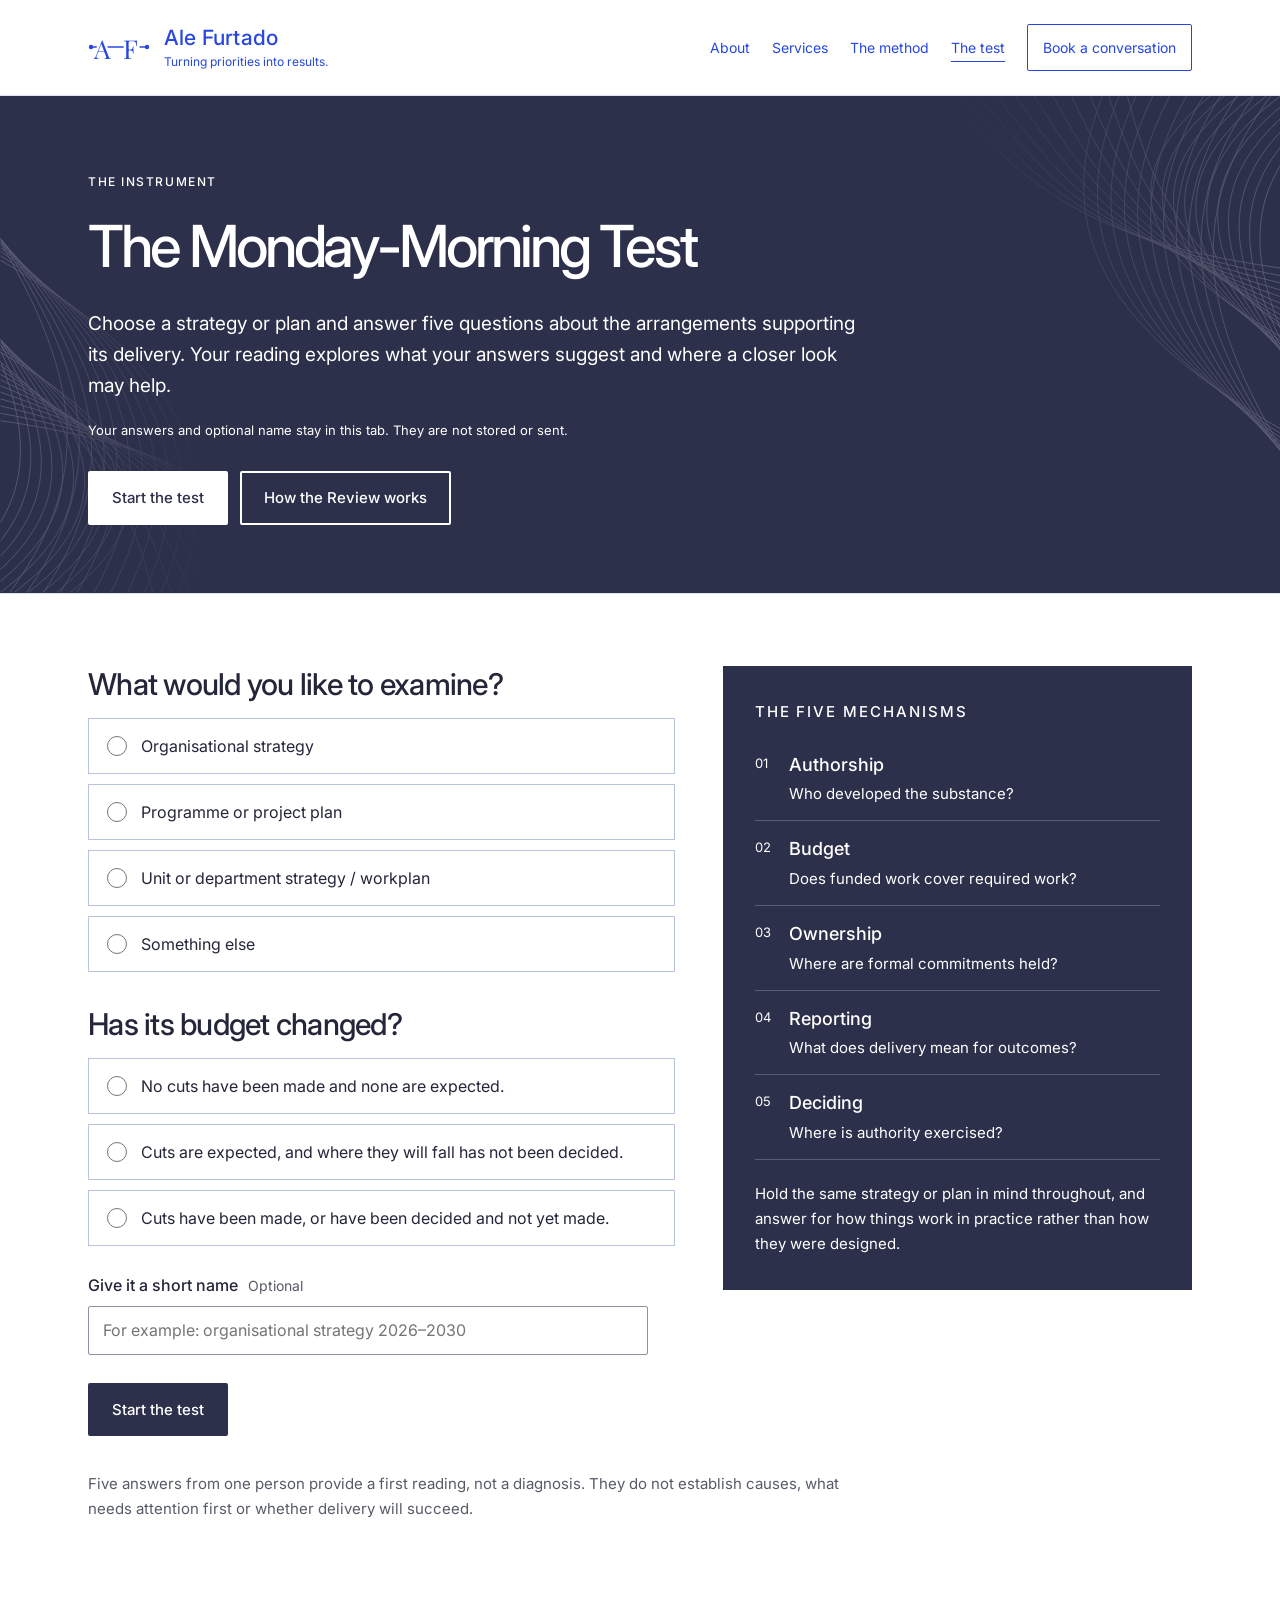
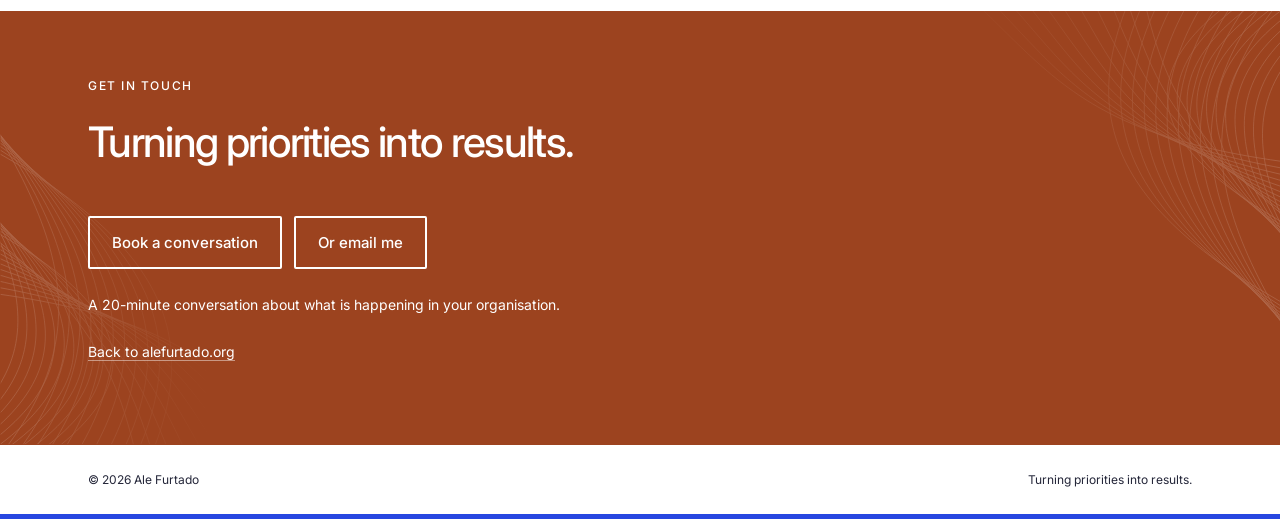
<file: monday-morning-test.html>
<!DOCTYPE html>
<html lang="en-GB">
<head>
<meta charset="utf-8">
<meta name="viewport" content="width=device-width,initial-scale=1">
<title>The Monday-Morning Test &middot; Ale Furtado</title>
<meta name="description" content="Choose a strategy or plan and answer five questions about the arrangements supporting its delivery. A first reading from your answers, not a diagnosis, with no email required.">
<meta property="og:title" content="The Monday-Morning Test &middot; Ale Furtado">
<meta property="og:description" content="What is supporting or holding back your delivery? Five questions about the arrangements supporting your strategy or plan.">
<meta property="og:type" content="website">
<meta property="og:url" content="https://alefurtado.org/monday-morning-test">
<!-- Canonical. ale-furtado.netlify.app serves a byte-identical copy of this site and
     branch previews serve more, none of which should compete with the real domain in
     search. This names the real one wherever the page is served from. -->
<link rel="canonical" href="https://alefurtado.org/monday-morning-test">
<!-- This page carries its own card: it is the link she circulates on its own, and a
     preview showing her name and descriptor said nothing about what the page does. -->
<meta property="og:image" content="https://alefurtado.org/assets/og-instrument-v4.jpg" />
<meta property="og:image:width" content="1200" />
<meta property="og:image:height" content="630" />
<meta name="twitter:card" content="summary_large_image" />
<meta property="og:image:alt" content="The Monday-Morning Test. What is supporting or holding back your delivery? Five questions about the arrangements supporting your strategy or plan." />
<meta name="twitter:image" content="https://alefurtado.org/assets/og-instrument-v4.jpg" />
<link rel="preconnect" href="https://fonts.googleapis.com">
<link rel="preconnect" href="https://fonts.gstatic.com" crossorigin>
<link href="https://fonts.googleapis.com/css2?family=Inter:wght@400;500&family=Playfair+Display&display=swap" rel="stylesheet">
<style>
  /* The page's own structural styles. They sit in a cascade layer so the shared design
     system in assets/site.css and assets/pages.css always wins over them, whatever the
     selector weight. The test itself is styled by assets/mmt.css, screen and print. */
@layer page{

  :root{
    --paper:#ffffff; --ink:#242639; --grey:#57534A; --grey-soft:#767064;
    --line:#dce2ee; --blue:#2747E0; --amber:#d95926;
    /* The aubergine panel colour, and the dark rust for small text where #D95926 does
       not carry enough contrast. */
    --aubergine:#2D304B; --rust:#D95926; --rust-dark:#9C431F; --onpanel:#FFFFFF;
    --wash-blue:rgba(39,71,224,.055); --wash-amber:rgba(217,89,38,.06);
    --serif:'Playfair Display',Georgia,'Times New Roman',serif;
    --sans:'Inter',-apple-system,BlinkMacSystemFont,'Segoe UI',sans-serif;
    --maxw:1040px;
  }
  /* ── The approved line pattern ──────────────────────────────────────────────
     Three overlapping families of fine curved lines entering from the top and
     flowing around the top-right corner, anchored to both edges. Generated from
     the same 33 path definitions as `website-pattern-reference.html`, inlined as
     a data URI so the page still makes no network request of its own.
     Decorative only: pointer-events off, behind content, and it never carries
     meaning. Blue and orange keep their support/constraint job on the test. */
  *{box-sizing:border-box;margin:0;padding:0}
  html{scroll-behavior:smooth}
  body{color:var(--ink);font-family:var(--sans);font-size:16px;line-height:1.6;-webkit-font-smoothing:antialiased;overflow-x:hidden}
  a{color:inherit;text-decoration:none}
  /* One readable focus ring everywhere, on brand. Nothing in this file sets
     outline:none, so this replaces the browser default rather than restoring a
     ring that had been removed. On the aubergine panels it switches to white. */
  :focus-visible{outline:2px solid var(--blue);outline-offset:3px;border-radius:2px}
  .cta-band :focus-visible,.impact :focus-visible{outline-color:var(--onpanel)}
  .container{max-width:var(--maxw);margin:0 auto;padding:0 56px;position:relative}
  h1,h2,h3{font-family:var(--serif);font-weight:400;letter-spacing:-.01em;line-height:1.05}
  .kicker{font-size:11px;letter-spacing:.22em;text-transform:uppercase;color:var(--grey-soft)}
  em{font-style:italic;color:var(--blue)}

  nav{position:sticky;top:0;z-index:40;background:rgba(255,255,255,.85);backdrop-filter:blur(8px);border-bottom:0.5px solid var(--line)}
  .nav-in{display:flex;align-items:center;justify-content:space-between;max-width:var(--maxw);margin:0 auto;padding:15px 56px}
  .brand{display:flex;align-items:center;gap:11px}
  .brand .bn{font-size:16px;font-weight:500;letter-spacing:.06em;line-height:1}
  /* The signature line. On screen its type and colour come from assets/site.css. */
  .brand .bs{font-family:var(--serif);font-size:13.5px;letter-spacing:.01em;color:var(--grey);margin-top:2px;white-space:nowrap}
  .nav-right{display:flex;align-items:center;gap:28px}
  .nav-links{display:flex;font-size:13px;color:var(--grey)}
  .nav-links a{white-space:nowrap} .nav-links a:hover{color:var(--blue)}
  .nav-links a.here{color:var(--blue)}
  .nav-cta{font-size:13px;border:1px solid var(--aubergine);color:var(--aubergine);border-radius:2px;padding:8px 16px;white-space:nowrap}
  .nav-cta:hover,.nav-cta:focus-visible{background:var(--blue);border-color:var(--blue);color:var(--onpanel)}

  /* Buttons. Primary: aubergine fill, white label, blue on hover and on keyboard focus.
     Secondary: aubergine outline and text, filling blue on the same two states. */
  .btn{display:inline-flex;align-items:center;gap:9px;font-size:14px;padding:14px 26px;border-radius:2px;
    background:var(--aubergine);color:var(--onpanel);border:1px solid var(--aubergine);font-family:inherit;cursor:pointer;
    }
  .btn:hover,.btn:focus-visible{transform:translateY(-2px);background:var(--blue);border-color:var(--blue);color:var(--onpanel)}
  .btn.ghost{background:transparent;color:var(--aubergine);}
  .btn.ghost:hover,.btn.ghost:focus-visible{background:var(--blue);border-color:var(--blue);color:var(--onpanel)}
  .btn:focus-visible,.opt:focus-visible,.jump:focus-visible{outline:2px solid var(--blue);outline-offset:3px}

  .sec{padding:70px 0}
  .sec-head{margin:0 auto;}
  .sec-head h2{font-size:clamp(26px,4vw,40px);margin-top:10px}
  .rule{border-top:0.5px solid var(--line)}
  /* ---------- masthead ---------- */
  .mast h1{font-size:clamp(36px,6.4vw,64px);margin:14px auto 20px;max-width:16ch}
  .mast .lede{font-size:clamp(16px,2.1vw,19px);color:var(--grey);max-width:660px;line-height:1.6;margin:0 auto}
  .mast .lede + .lede{margin-top:14px}
  .mast .privacy{margin-top:26px;font-size:12.5px;color:var(--grey-soft)}
  .mast .startrow{margin-top:30px;display:flex;gap:12px;justify-content:center;flex-wrap:wrap}
  .sr-only{position:absolute;width:1px;height:1px;margin:-1px;overflow:hidden;clip:rect(0 0 0 0);white-space:nowrap;}
  .cta-band{padding:60px 0 82px;text-align:center;}
  .cta-band .tagline{font-size:clamp(23px,3.2vw,32px);margin-bottom:22px}
  .ways{display:flex;gap:12px;justify-content:center;flex-wrap:wrap}
  .backlink{margin-top:28px;font-size:13.5px;}
  /* ── The quiet aubergine contact band (handover 2) ────────────────────────────
     One hard rule: EVERY text element in here is #FFFFFF. Headings, body, kicker,
     links, button labels, hover and focus states. No blue, grey or rust text.
     The reference's white button with dark text was a prototype inconsistency, so
     both buttons are transparent with a white outline and a white label instead. */
  .cta-band{background:var(--aubergine);color:var(--onpanel);border-top:none;position:relative;overflow:hidden;isolation:isolate}
  .cta-band>*:not(.afpat){position:relative;z-index:1}
  .cta-band .kicker,.cta-band .tagline,.cta-band .tagline em,.cta-band .backlink,.cta-band .ctanote{color:var(--onpanel)}
  .cta-band .backlink a{color:var(--onpanel);border-bottom:0.5px solid rgba(255,255,255,.45)}
  .cta-band .backlink a:hover{color:var(--onpanel);border-bottom-color:var(--onpanel)}
  .cta-band .btn,.cta-band .btn.ghost{background:transparent;color:var(--onpanel);border:1px solid var(--onpanel)}
  .cta-band .btn{border-width:1.5px}
  /* Handover 3: on an aubergine panel a button fills BLUE on hover and on keyboard
     focus, with the label staying white. The earlier 14% white wash is superseded. */
  .cta-band .btn:hover,.cta-band .btn.ghost:hover,
  .cta-band .btn:focus-visible,.cta-band .btn.ghost:focus-visible{
    background:var(--blue);border-color:var(--blue);color:var(--onpanel)}
  .cta-band .btn:focus-visible{outline:2px solid var(--onpanel);outline-offset:3px}
  .cta-band .ctanote{margin-top:16px;font-size:13px}


  .noscript-note{max-width:760px;margin:0 auto;padding:14px 18px;border:1px dashed var(--grey-soft);border-radius:9px;font-size:14px;color:var(--grey)}
  @media (max-width:940px){ .brand .bs{font-size:12.5px} }
  @media (max-width:420px){ .brand .bs{font-size:11.5px} }
  @media (max-width:880px){
    .container{padding-left:28px;padding-right:28px}
    .nav-in{padding-left:24px;padding-right:24px}
    .nav-links{gap:18px;font-size:12.5px}
  }
  @media (max-width:600px){
    .nav-in{flex-wrap:wrap;padding:12px 24px 10px}
    .nav-links{order:3;padding-top:10px;border-top:0.5px solid var(--line);margin-top:10px}
    .sec{padding:50px 0}
  }
  @media (prefers-reduced-motion:reduce){ html{scroll-behavior:auto} .btn{transition:none!important} }
}
</style>
<link rel="stylesheet" href="assets/site.css" media="screen"><link rel="stylesheet" href="assets/pages.css" media="screen"><link rel="stylesheet" href="assets/print.css" media="print"><link rel="stylesheet" href="assets/mmt.css">
</head>
<body class="site paper page-monday-morning-test">

<a class="skip-link" href="#main">Skip to content</a>
<nav aria-label="Main navigation">
  <div class="nav-in">
    <a class="brand" href="index.html" aria-label="Ale Furtado home">
      <svg class="afmark" width="58" height="38" viewBox="0 0 62 40" fill="none" aria-hidden="true">
        <line class="afline" pathLength="1" x1="3" y1="19" x2="59" y2="19" stroke="#2747E0" stroke-width="1.5"/>
        <text x="6" y="31" font-family="'Playfair Display',Georgia,serif" font-size="26" fill="#fff" stroke="#2747E0" stroke-width="5" paint-order="stroke fill">A</text>
        <text x="35" y="31" font-family="'Playfair Display',Georgia,serif" font-size="26" fill="#fff" stroke="#2747E0" stroke-width="5" paint-order="stroke fill">F</text>
        <circle cx="3" cy="19" r="2.2" fill="#2747E0"/><circle cx="59" cy="19" r="2.2" fill="#2747E0"/>
      </svg>
      <span><span class="bn">Ale Furtado</span><br><span class="bs">Turning priorities into results.</span></span>
    </a>
    <div class="nav-right">
      <!-- Same four items as every other page. The test WAS deliberately absent from the
           nav under decision 104, whose clause was scoped to that wave: the instrument
           lockup on method.html was to be the only entry point while the page was in
           review. It goes live with routes instead, because a free self-serve instrument
           reachable from one link on one page is a funnel with no entrance. -->
      <div class="nav-links">
        <a href="index.html#about">About</a>
        <a href="services.html">Services</a>
        <a href="method.html">The method</a>
        <a href="monday-morning-test.html" aria-current="page">The test</a>
      </div>
      <a class="nav-cta" href="https://calendar.app.google/NnwEPpDpSPLVTyY3A" target="_blank" rel="noopener">Book a conversation</a>
    </div>
  </div>
</nav>

<main id="main">
<!-- MASTHEAD. Aubergine opening, decision 143. Copy approved 12 October 2026. -->
<header class="mast flow-section">
  <div class="texture" aria-hidden="true"></div><div class="texture texture-left" aria-hidden="true"></div><div class="container">
    <p class="kicker">The instrument</p>
    <h1>The Monday-Morning Test</h1>
    <p class="lede">Choose a strategy or plan and answer five questions about the arrangements supporting its delivery. Your reading explores what your answers suggest and where a closer look may help.</p>
    <!-- Verified 12 October 2026: answers and names are held in memory in mmt-app.js and
         nothing writes them to storage, the URL or the network. The page still loads its
         fonts and Cloudflare's aggregate, cookieless analytics, which is why this line
         speaks about the answers and not about the page. -->
    <p class="privacy">Your answers and optional name stay in this tab. They are not stored or sent.</p>
    <div class="startrow">
      <a class="btn" href="#test">Start the test</a>
      <a class="btn ghost" href="method.html">How the Review works</a>
    </div>
  </div>
</header>

<!-- THE TEST. Three screens in one section: the introduction, the questions and the
     reading. All five readings are always shown once complete; there is no score,
     ranking, gate or repair order (decision 153). -->
<section class="sec mmt" id="test" aria-label="The Monday-Morning Test">
  <div class="container">
    <p class="sr-only" id="mmt-status" role="status" aria-live="polite"></p>

    <!-- 1. INTRODUCTION -->
    <div id="intro" class="mmt-screen">
      <div class="intro-grid">
        <div class="intro-form">
          <fieldset id="contexts" aria-describedby="context-error">
            <legend><h2 id="intro-heading" tabindex="-1">What would you like to examine?</h2></legend>
            <div class="choices" id="context-options"></div>
          </fieldset>
          <p class="field-error" id="context-error" role="alert"></p>
          <!-- Decision 167: the budget timing is a second required choice, none preselected.
               It sets which questions and readings the test presents (steady, before, after). -->
          <fieldset id="timings" aria-describedby="timing-error">
            <legend><h2 id="timing-heading">Has its budget changed?</h2></legend>
            <div class="choices" id="timing-options"></div>
          </fieldset>
          <p class="field-error" id="timing-error" role="alert"></p>
          <div class="field">
            <label for="work-name">Give it a short name <span>Optional</span></label>
            <input id="work-name" type="text" maxlength="100" autocomplete="off" spellcheck="false" placeholder="For example: organisational strategy 2026–2030">
          </div>
          <div class="field" id="other-fields" hidden>
            <label for="other-name">What kind of work is it? <span>Optional</span></label>
            <input id="other-name" type="text" maxlength="80" autocomplete="off" spellcheck="false" aria-describedby="other-note">
            <p class="note" id="other-note">This is an exploratory use. The questions may not fit every kind of work.</p>
          </div>
          <p class="notice" id="restart-notice" hidden></p>
          <div class="start-row">
            <button class="btn" id="start" type="button">Start the test</button>
          </div>
          <noscript><p class="note" style="margin-top:20px">The test needs JavaScript to show the questions and produce a reading. Nothing is submitted to a server.</p></noscript>
        </div>
        <aside class="intro-panel" aria-label="The five mechanisms">
          <p class="kicker">The five mechanisms</p>
          <ol>
            <li><div><b>Authorship</b><span>Who developed the substance?</span></div></li>
            <li><div><b>Budget</b><span>Does funded work cover required work?</span></div></li>
            <li><div><b>Ownership</b><span>Where are formal commitments held?</span></div></li>
            <li><div><b>Reporting</b><span>What does delivery mean for outcomes?</span></div></li>
            <li><div><b>Deciding</b><span>Where is authority exercised?</span></div></li>
          </ol>
          <p>Hold the same strategy or plan in mind throughout, and answer for how things work in practice rather than how they were designed.</p>
        </aside>
      </div>
      <p class="boundary">Five answers from one person provide a first reading, not a diagnosis. They do not establish causes, what needs attention first or whether delivery will succeed.</p>
    </div>

    <!-- 2. QUESTIONS -->
    <div id="questionnaire" class="mmt-screen" hidden>
      <div class="q-top">
        <button class="linkbtn" id="change-context" type="button">Change what you are examining</button>
        <div class="q-context">
          <p class="q-work">Examining: <b id="context-caption"></b></p>
          <!-- Decision 170: shown on every question screen of the reading before budget cuts. -->
          <p class="q-timing-note" id="timing-note" hidden></p>
        </div>
      </div>
      <div class="steps" role="navigation" aria-label="Test questions"><ol id="step-list"></ol></div>
      <div class="q-panel">
        <p class="q-notice" id="q-notice" hidden></p>
        <p class="kicker" id="question-meta"></p>
        <h2 id="question-title" tabindex="-1"></h2>
        <p id="question-hint"></p>
        <fieldset id="answers" aria-labelledby="question-title" aria-describedby="question-hint answer-error">
          <div class="choices" id="answer-options"></div>
        </fieldset>
        <p class="field-error" id="answer-error" role="alert"></p>
        <div class="q-actions">
          <button class="btn ghost" id="back" type="button">Previous question</button>
          <span class="spacer"></span>
          <button class="btn ghost" id="to-results" type="button" hidden>See your reading</button>
          <button class="btn" id="next" type="button">Continue</button>
        </div>
      </div>
      <p class="privacy" style="margin-top:20px">You can return to any question before or after you see your reading.</p>
    </div>

    <!-- 3. THE READING -->
    <div id="results" class="mmt-screen" hidden>
      <div class="printhead"><span class="ph-mark">AF</span><span class="ph-name">Ale Furtado</span><span class="ph-tag">Turning priorities into results.</span><span class="ph-right">The Monday-Morning Test</span></div>
      <div class="r-top"><p class="kicker">Your reading</p><p class="r-date" id="date"></p></div>
      <h2 id="result-heading" tabindex="-1">Signals in your answers</h2>
      <p class="r-work" id="reading-name"></p>
      <p class="r-based">Based on your answers</p>
      <p class="r-summary" id="summary"></p>
      <p class="note" id="result-scope" hidden></p>
      <div class="r-tools">
        <button class="btn ghost" id="edit-answers" type="button">Edit answers</button>
        <button class="btn" id="print" type="button">Print your reading</button>
      </div>

      <section class="r-block map-section" aria-labelledby="map-h">
        <h3 id="map-h">Your answers across the five mechanisms</h3>
        <p class="screen-only">Each piece reflects your answer for one mechanism. Select a piece or its label to see its signal beside the diagram, and the full readings follow below.</p>
        <div class="map-grid">
          <div class="map-col">
            <div class="map">
              <svg id="map-svg" viewBox="0 0 600 600" aria-hidden="true" focusable="false"></svg>
              <div class="map-centre" aria-hidden="true"><strong id="centre-title"></strong><small>Intended outcomes</small></div>
              <div id="map-labels"></div>
            </div>
            <ul class="legend" aria-label="Key">
              <li><svg class="mk" width="13" height="13" viewBox="0 0 13 13" aria-hidden="true"><circle cx="6.5" cy="6.5" r="6.2" fill="#193ABF"/></svg>Supporting arrangement</li>
              <li><svg class="mk" width="13" height="13" viewBox="0 0 13 13" aria-hidden="true"><circle cx="6.5" cy="6.5" r="6.2" fill="#973811"/></svg>Worth examining</li>
              <li><svg class="mk" width="13" height="13" viewBox="0 0 13 13" aria-hidden="true"><rect x=".5" y=".5" width="12" height="12" fill="#973811"/></svg>Reported gap or mismatch</li>
              <li><svg class="mk" width="13" height="13" viewBox="0 0 13 13" aria-hidden="true"><circle cx="6.5" cy="6.5" r="5.6" fill="#fff" stroke="#626475" stroke-width="1.4"/><text x="6.5" y="9.6" text-anchor="middle" font-size="8.5" font-weight="600" font-family="Inter,Arial,sans-serif" fill="#626475">?</text></svg>Information to clarify</li>
            </ul>
            <p class="map-note">The pieces represent connected parts of the work. Their position does not imply a sequence or show how one affects another.</p>
          </div>
          <div class="map-detail" id="map-detail" aria-live="polite"></div>
        </div>
      </section>

      <!-- Decision 154: two connected readings and any cross-group questions, generated from
           the exact answer IDs by MMT.derive(). Explanatory groupings, not clusters or gates. -->
      <section class="r-block" id="connections" aria-labelledby="conn-h" hidden>
        <!-- In print the heading, its intro and the first reading stay on one page. -->
        <div class="conn-keep" id="conn-keep">
          <h3 id="conn-h">How the answers connect</h3>
          <p id="connection-limits"></p>
        </div>
        <div class="card-list" id="group-cards"></div>
        <div class="cross-block" id="cross-block" hidden>
          <h4>Questions across these arrangements</h4>
          <ul class="cross-list" id="cross-list"></ul>
        </div>
      </section>

      <section class="r-block" aria-labelledby="signals-h">
        <h3 id="signals-h">What you reported</h3>
        <div class="card-list" id="signal-cards"></div>
      </section>

      <section class="r-block r-limits" aria-labelledby="limits-h">
        <h3 id="limits-h">What this reading can establish</h3>
        <p>This reading describes patterns in your answers. It cannot establish whether they reflect structural constraints, temporary circumstances or gaps in your information. Supportive answers do not verify that arrangements work well together, and uncertainty does not establish that something is missing.</p>
      </section>

      <div class="r-end">
        <button class="linkbtn" id="reset" type="button">Start a new reading</button>
        <p class="privacy">Your answers and optional name stay in this tab. They are not stored or sent.</p>
      </div>
      <p class="printfoot">alefurtado.org &middot; The Monday-Morning Test &middot; Your reading</p>

      <!-- Included in every reading and every printout. No toggle removes it. Copy is the
           approved handoff text, 12 October 2026; the track-record panel is retained by
           her ruling the same day. -->
      <section class="review" id="review-information" aria-labelledby="review-h">
        <div class="printhead"><span class="ph-mark">AF</span><span class="ph-name">Ale Furtado</span><span class="ph-tag">Turning priorities into results.</span><span class="ph-right">The Monday-Morning Test</span></div>
        <p class="kicker">About the Review</p>
        <h3 id="review-h">The Delivery Readiness Review</h3>
        <p>Your reading reflects five answers from one person. The Review examines relevant records alongside the experience of the people responsible for the work, to understand what is supporting delivery and what may be holding it back.</p>
        <h4>What your organisation receives</h4>
        <p>An evidence-based assessment of the delivery constraints, with recommended next steps and a clear account of what remains uncertain. The findings provide a basis for deciding what needs attention first.</p>
        <p>The Review is a complete assessment engagement. Your organisation can act on the findings internally; response design and implementation support can be commissioned separately where needed.</p>
        <div class="track">
          <p class="tr-lab">Prior institutional experience</p>
          <p class="tr-fig"><span>100+ projects</span><span class="sep" aria-hidden="true"> &middot; </span><span>20+ countries</span></p>
          <p class="tr-body">I designed and led changes across this portfolio, working with teams to revise planned work and improve how delivery decisions were made.</p>
        </div>
        <h4>Let&rsquo;s discuss the results.</h4>
        <p>We can discuss what your reading suggests and whether a Delivery Readiness Review would help clarify the next decision.</p>
        <p class="contact-line">Ale Furtado &middot; <a href="mailto:letstalk@alefurtado.org">letstalk@alefurtado.org</a> &middot; <a href="https://alefurtado.org">alefurtado.org</a></p>
        <div class="ways">
          <a class="btn" href="https://calendar.app.google/NnwEPpDpSPLVTyY3A" target="_blank" rel="noopener">Book a conversation</a>
          <a class="btn ghost" href="method.html">How the Review works</a>
        </div>
        <p class="sheet-link"><a href="/product-sheet" download="Delivery Readiness Review - Ale Furtado.pdf">Download the Review sheet</a><span>PDF</span></p>
        <p class="print-only">Book a conversation: calendar.app.google/NnwEPpDpSPLVTyY3A<br>How the Review works: alefurtado.org/method<br>The Review sheet: alefurtado.org/product-sheet</p>
        <p class="printfoot">alefurtado.org &middot; The Monday-Morning Test &middot; About the Review</p>
      </section>
    </div>
  </div>
</section>

<!-- CTA -->
<section class="cta-band flow-section" id="talk">
  <div class="texture" aria-hidden="true"></div><div class="texture texture-left" aria-hidden="true"></div><div class="container">
    <p class="kicker">Get in touch</p>
    <p class="tagline">Turning priorities into results.</p>
    <div class="ways">
      <a class="btn" href="https://calendar.app.google/NnwEPpDpSPLVTyY3A" target="_blank" rel="noopener">Book a conversation</a>
      <a class="btn ghost" href="mailto:letstalk@alefurtado.org?subject=The%20Monday-Morning%20Test">Or email me</a>
    </div>
      <p class="ctanote">A 20-minute conversation about what is happening in your organisation.</p>
    <p class="backlink"><a href="index.html">Back to alefurtado.org</a></p>
  </div>
</section>
</main>
<footer>
  <div class="foot-in">
    <span>&copy; 2026 Ale Furtado</span>
    <span>Turning priorities into results.</span>
  </div>
</footer>

<script src="assets/mmt-model.js"></script>
<script src="assets/mmt-app.js"></script>
<!-- Cloudflare Web Analytics --><script type='module' src='https://static.cloudflareinsights.com/beacon.min.js' data-cf-beacon='{"token": "115e2a4e764a4d7481e288ddfbd255ad"}'></script><!-- End Cloudflare Web Analytics -->
</body>
</html>
</file>
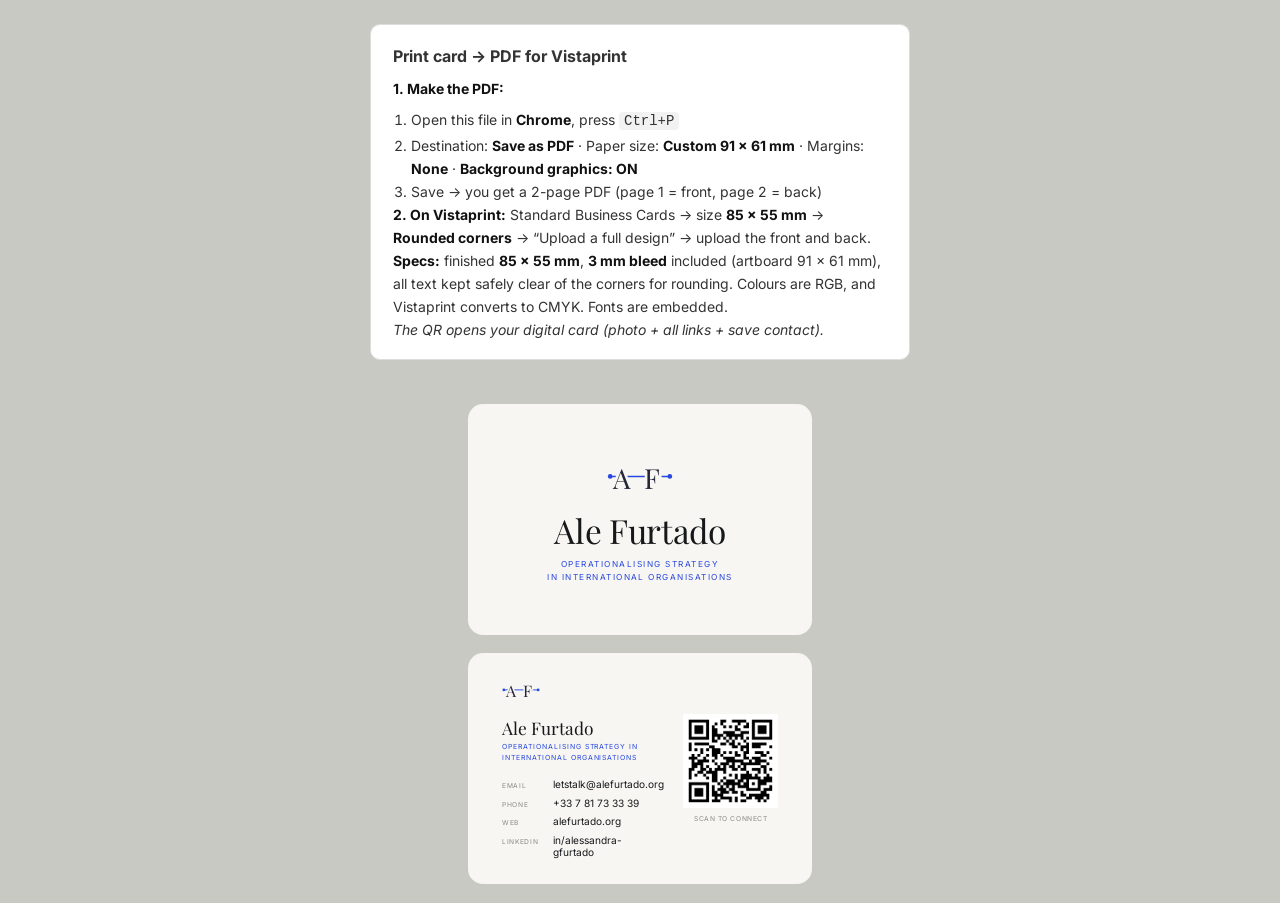
<file: print-card.html>
<!doctype html>
<html lang="en">
<head>
<meta charset="utf-8" />
<meta name="viewport" content="width=device-width, initial-scale=1" />
<!-- A print artefact, not a page to land on. Kept out of the sitemap and now out of
     search results too. -->
<meta name="robots" content="noindex">
<title>Ale Furtado · print card (Vistaprint)</title>
<link rel="preconnect" href="https://fonts.googleapis.com">
<link rel="preconnect" href="https://fonts.gstatic.com" crossorigin>
<link href="https://fonts.googleapis.com/css2?family=Playfair+Display:ital,wght@0,400;0,500;1,400&family=Inter:wght@400;500&display=swap" rel="stylesheet">
<style>
  :root{ --paper:#F7F6F2; --ink:#17181B; --grey:#54534D; --grey-soft:#8C8B84; --line:#E4E3DC; --blue:#2747E0;
    --serif:'Playfair Display',Georgia,serif; --sans:'Inter',Arial,sans-serif; }
  *{margin:0;padding:0;box-sizing:border-box}
  body{background:#c9c9c4;font-family:var(--sans);-webkit-print-color-adjust:exact;print-color-adjust:exact}

  .note{max-width:540px;margin:24px auto;background:#fff;border:1px solid #ddd;border-radius:10px;padding:18px 22px;font-size:14px;color:#333;line-height:1.65}
  .note h2{font-size:16px;margin-bottom:8px}
  .note b{color:#111}
  .note code{background:#f2f2f2;padding:1px 5px;border-radius:4px}
  .note ol{margin:8px 0 0 18px}

  .sheet{display:flex;flex-direction:column;align-items:center;gap:18px;padding:20px}
  .face{width:91mm;height:61mm;background:var(--paper);position:relative;overflow:hidden;color:var(--ink);border-radius:4mm}
  .safe{position:absolute;inset:9mm}

  /* FRONT */
  .front .safe{display:flex;flex-direction:column;align-items:center;justify-content:center;text-align:center}
  .front .name{font-family:var(--serif);font-size:25pt;line-height:1;letter-spacing:-.01em;margin-top:4mm}
  .front .role{font-size:6.2pt;letter-spacing:.18em;text-transform:uppercase;color:var(--blue);margin-top:3mm;line-height:1.55}

  /* BACK */
  .back .safe{display:flex;align-items:center;gap:7mm}
  .back .col{flex:1;min-width:0}
  .back .mark{margin-bottom:3mm}
  .back .bn{font-family:var(--serif);font-size:13pt;line-height:1}
  .back .brole{font-size:5.2pt;letter-spacing:.14em;text-transform:uppercase;color:var(--blue);margin-top:1.6mm;line-height:1.5;max-width:42mm}
  .back .details{margin-top:4mm}
  .back .row{display:flex;align-items:baseline;gap:2.5mm;margin-top:1.7mm}
  .back .k{font-size:5pt;letter-spacing:.1em;text-transform:uppercase;color:var(--grey-soft);width:11mm;flex:none}
  .back .v{font-size:7.6pt;line-height:1.2}
  .back .qr{width:25mm;flex:none;text-align:center}
  .back .qr img{width:25mm;height:25mm;display:block}
  .back .qr span{display:block;font-size:5pt;letter-spacing:.08em;text-transform:uppercase;color:var(--grey-soft);margin-top:1.6mm}

  @media print{
    body{background:#fff}
    .note{display:none}
    .sheet{gap:0;padding:0}
    .face{page-break-after:always;border-radius:0}   /* full-bleed rectangle; Vistaprint rounds the cut */
    @page{ size:91mm 61mm; margin:0 }
  }
</style>
</head>
<body>
  <div class="note">
    <h2>Print card → PDF for Vistaprint</h2>
    <b>1. Make the PDF:</b>
    <ol>
      <li>Open this file in <b>Chrome</b>, press <code>Ctrl+P</code></li>
      <li>Destination: <b>Save as PDF</b> · Paper size: <b>Custom 91 × 61 mm</b> · Margins: <b>None</b> · <b>Background graphics: ON</b></li>
      <li>Save → you get a 2-page PDF (page 1 = front, page 2 = back)</li>
    </ol>
    <b>2. On Vistaprint:</b> Standard Business Cards → size <b>85 × 55 mm</b> → <b>Rounded corners</b> → “Upload a full design” → upload the front and back.<br>
    <b>Specs:</b> finished <b>85 × 55 mm</b>, <b>3 mm bleed</b> included (artboard 91 × 61 mm), all text kept safely clear of the corners for rounding. Colours are RGB, and Vistaprint converts to CMYK. Fonts are embedded.<br>
    <i>The QR opens your digital card (photo + all links + save contact).</i>
  </div>

  <div class="sheet">
    <!-- FRONT -->
    <div class="face front">
      <div class="safe">
        <svg width="66" height="43" viewBox="0 0 62 40" fill="none">
          <line x1="3" y1="19" x2="59" y2="19" stroke="#2747E0" stroke-width="1.5"/>
          <text x="6" y="31" font-family="'Playfair Display',Georgia,serif" font-size="26" fill="#242639" stroke="#F7F6F2" stroke-width="5" paint-order="stroke fill">A</text>
          <text x="35" y="31" font-family="'Playfair Display',Georgia,serif" font-size="26" fill="#242639" stroke="#F7F6F2" stroke-width="5" paint-order="stroke fill">F</text>
          <circle cx="3" cy="19" r="2.2" fill="#2747E0"/><circle cx="59" cy="19" r="2.2" fill="#2747E0"/>
        </svg>
        <div class="name">Ale Furtado</div>
        <div class="role">Operationalising strategy<br>in international organisations</div>
      </div>
    </div>

    <!-- BACK -->
    <div class="face back">
      <div class="safe">
        <div class="col">
          <svg class="mark" width="38" height="25" viewBox="0 0 62 40" fill="none"><line x1="3" y1="19" x2="59" y2="19" stroke="#2747E0" stroke-width="1.5"/><text x="6" y="31" font-family="'Playfair Display',serif" font-size="26" fill="#242639" stroke="#F7F6F2" stroke-width="5" paint-order="stroke fill">A</text><text x="35" y="31" font-family="'Playfair Display',serif" font-size="26" fill="#242639" stroke="#F7F6F2" stroke-width="5" paint-order="stroke fill">F</text><circle cx="3" cy="19" r="2.2" fill="#2747E0"/><circle cx="59" cy="19" r="2.2" fill="#2747E0"/></svg>
          <div class="bn">Ale Furtado</div>
          <div class="brole">Operationalising strategy in international organisations</div>
          <div class="details">
            <div class="row"><span class="k">Email</span><span class="v">letstalk@alefurtado.org</span></div>
            <div class="row"><span class="k">Phone</span><span class="v">+33 7 81 73 33 39</span></div>
            <div class="row"><span class="k">Web</span><span class="v">alefurtado.org</span></div>
            <div class="row"><span class="k">LinkedIn</span><span class="v">in/alessandra-gfurtado</span></div>
          </div>
        </div>
        <div class="qr">
          <img src="assets/qr-card.png" alt="QR code that opens the card">
          <span>Scan to connect</span>
        </div>
      </div>
    </div>
  </div>
</body>
</html>
</file>
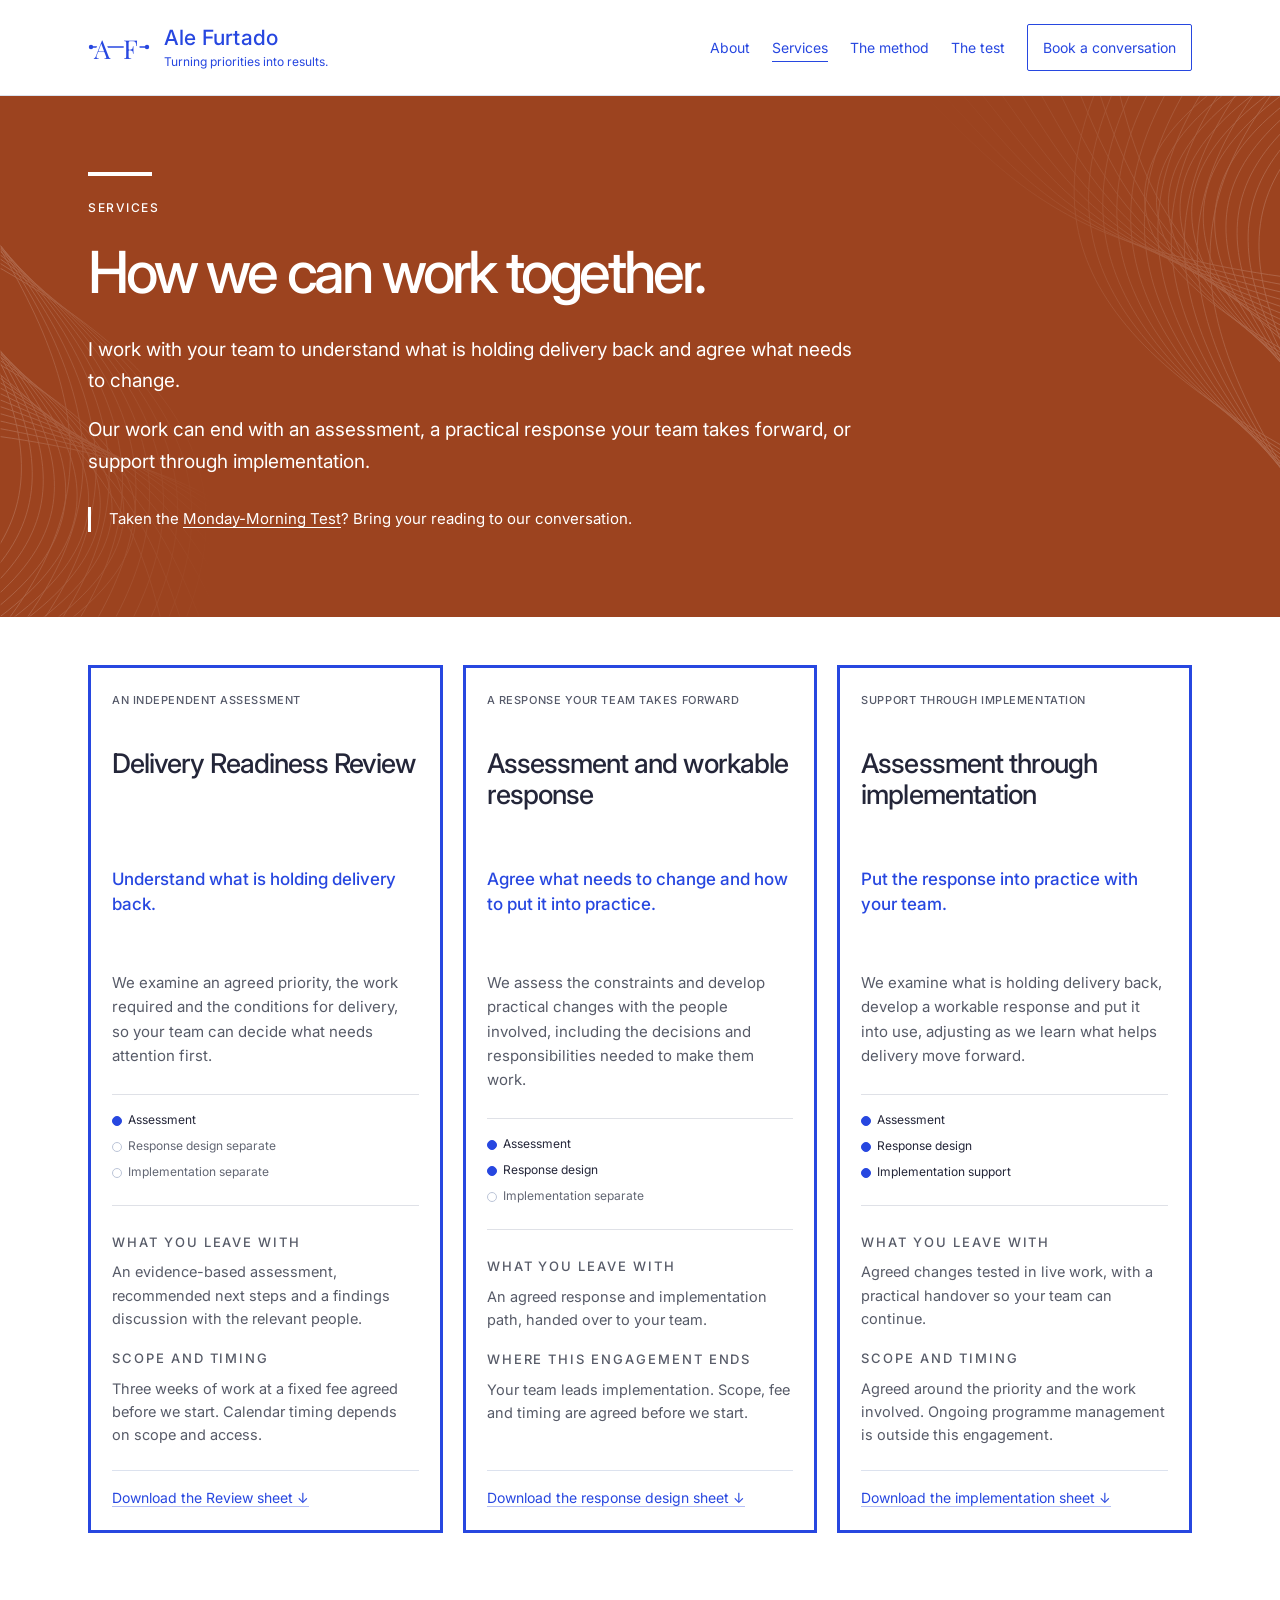
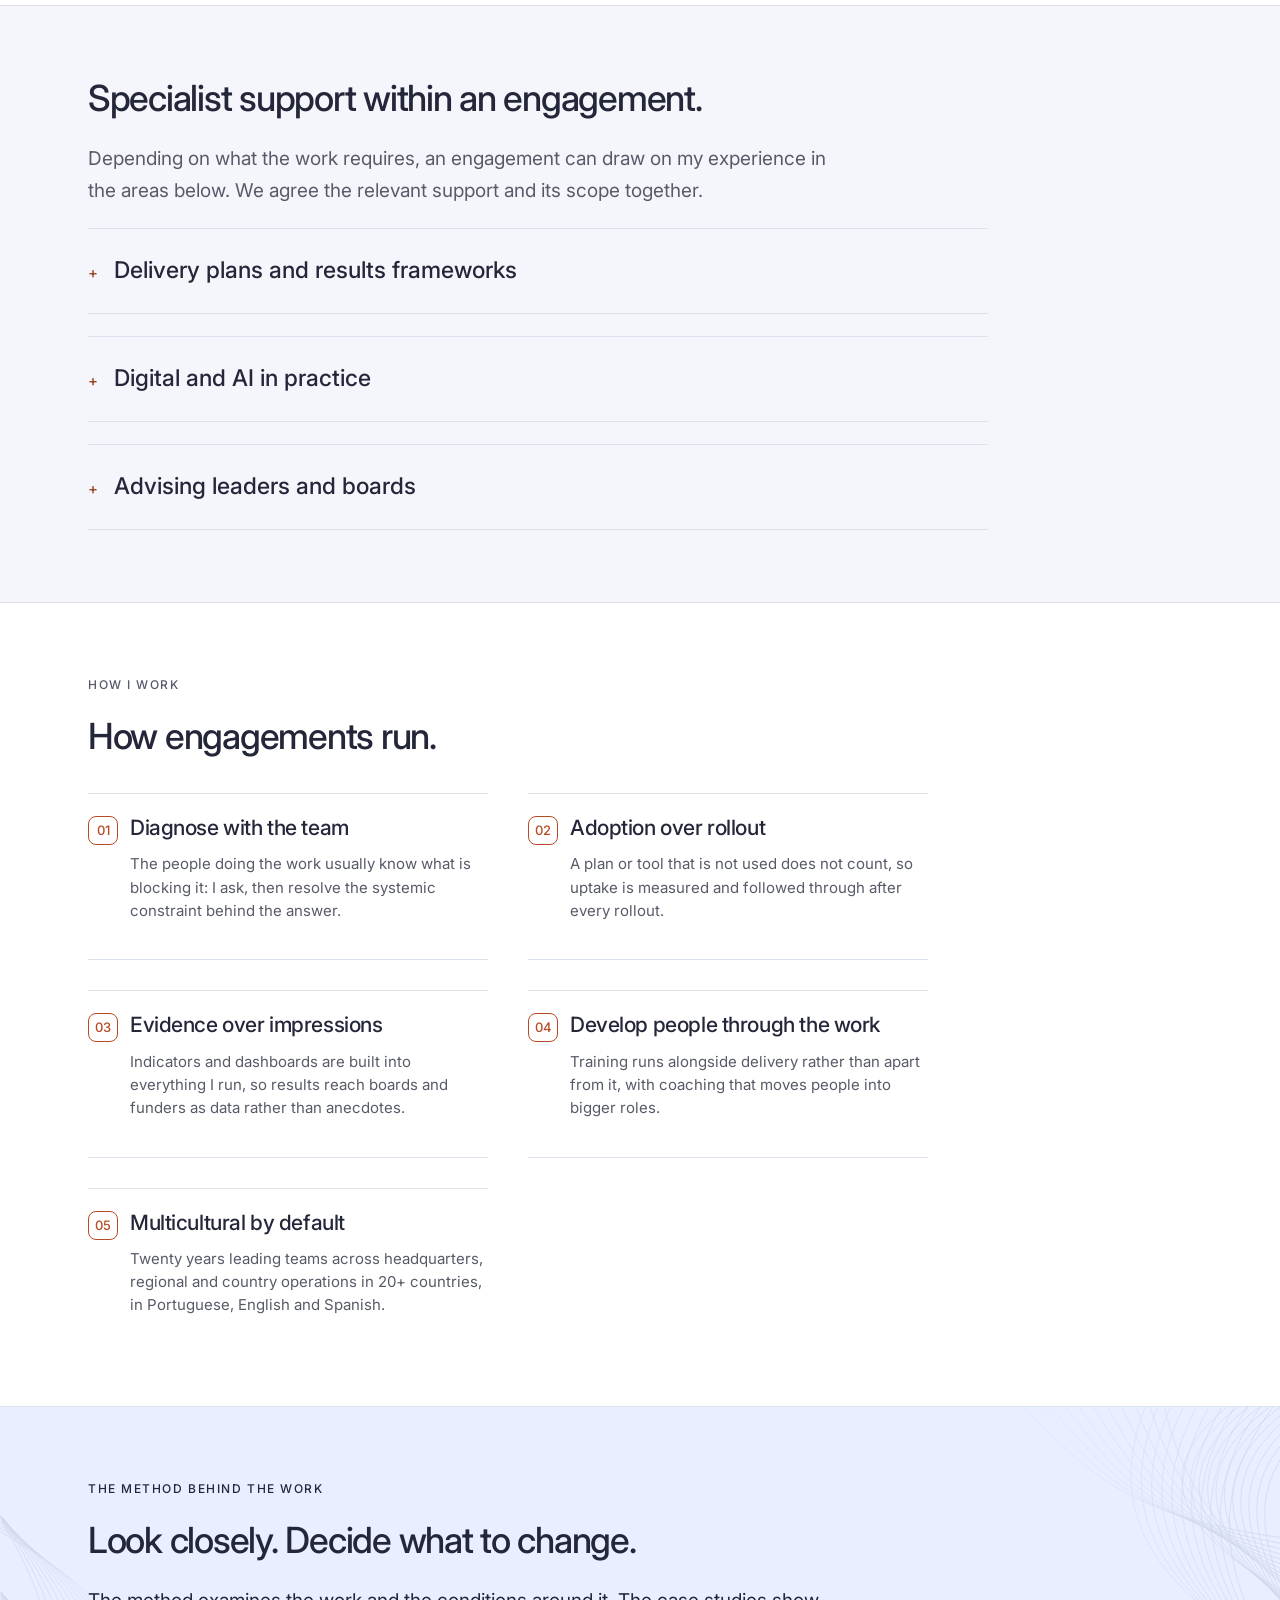
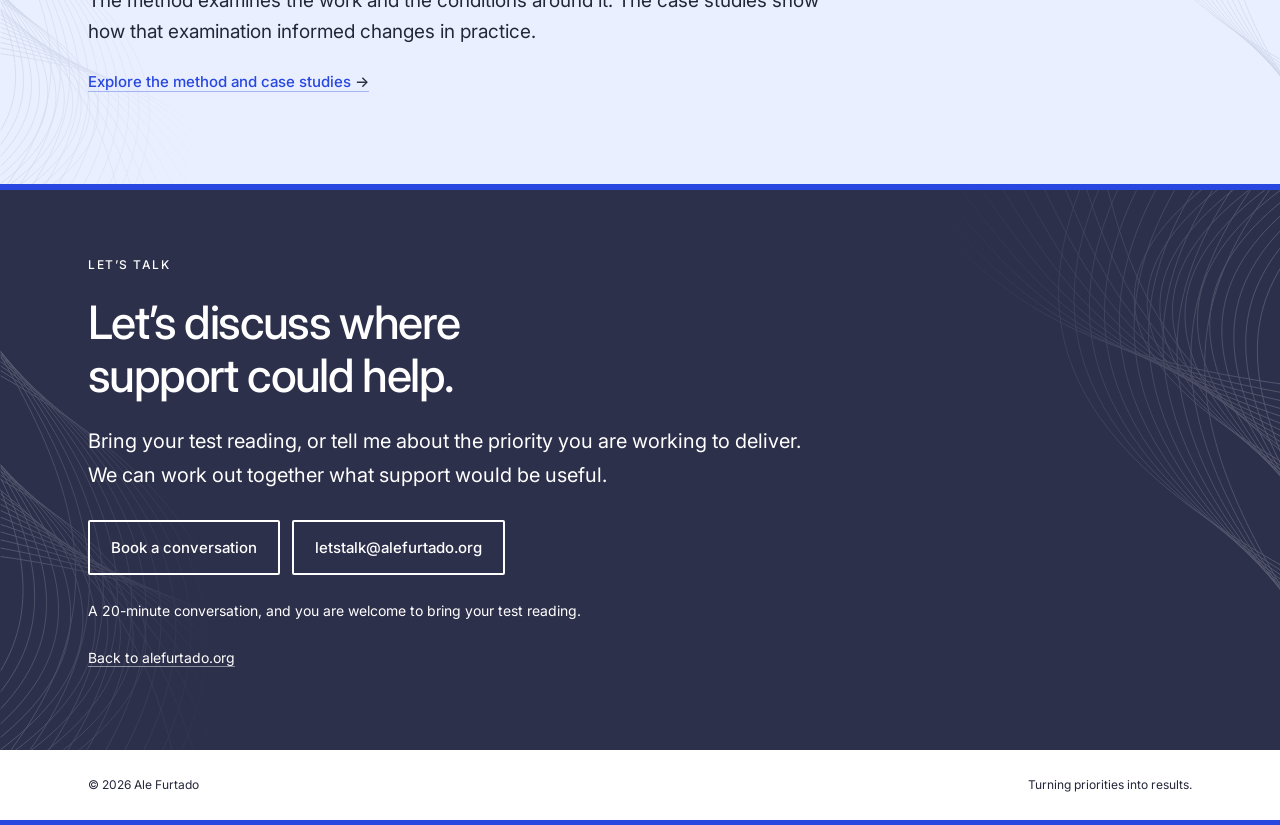
<file: services.html>
<!DOCTYPE html>
<html lang="en-GB">
<head>
<meta charset="utf-8">
<meta name="viewport" content="width=device-width,initial-scale=1">
<title>Services &middot; Ale Furtado</title>
<meta name="description" content="I work with your team to understand what is holding delivery back and agree what needs to change. Our work can end with an assessment, a response your team takes forward, or support through implementation.">
<meta property="og:title" content="Services &middot; Ale Furtado">
<meta property="og:description" content="I work with your team to understand what is holding delivery back and agree what needs to change. Our work can end with an assessment, a response your team takes forward, or support through implementation.">
<meta property="og:type" content="website">
<meta property="og:url" content="https://alefurtado.org/services">
<!-- Canonical. ale-furtado.netlify.app serves a byte-identical copy of this site and
     branch previews serve more, none of which should compete with the real domain in
     search. This names the real one wherever the page is served from. -->
<link rel="canonical" href="https://alefurtado.org/services">
<meta property="og:image" content="https://alefurtado.org/assets/og-brand-v3.jpg" />
<meta property="og:image:width" content="1200" />
<meta property="og:image:height" content="630" />
<meta name="twitter:card" content="summary_large_image" />
<meta property="og:image:alt" content="Ale Furtado. Turning priorities into results." />
<meta name="twitter:image" content="https://alefurtado.org/assets/og-brand-v3.jpg" />
<link rel="preconnect" href="https://fonts.googleapis.com">
<link rel="preconnect" href="https://fonts.gstatic.com" crossorigin>
<link href="https://fonts.googleapis.com/css2?family=Inter:wght@400;500&family=Playfair+Display&display=swap" rel="stylesheet">
<style>
  /* The page's own structural styles. They sit in a cascade layer so the shared design
     system in assets/site.css and assets/pages.css always wins over them, whatever the
     selector weight. They still carry the print layout, which the screen sheets do not. */
@layer page{

  :root{
    --paper:#ffffff; --ink:#242639; --grey:#57534A; --grey-soft:#767064;
    --line:#dce2ee; --blue:#2747E0; --blue-deep:#16235C;
    /* The aubergine panel colour, and the dark rust for small text where #D95926 does
       not carry enough contrast. */
    --aubergine:#2D304B; --rust:#D95926; --rust-dark:#9C431F; --onpanel:#FFFFFF;
    --serif:'Playfair Display',Georgia,'Times New Roman',serif;
    --sans:'Inter',-apple-system,BlinkMacSystemFont,'Segoe UI',sans-serif;
    --maxw:1040px;
  }
  *{box-sizing:border-box;margin:0;padding:0}
  html{scroll-behavior:smooth}
  body{color:var(--ink);font-family:var(--sans);font-size:16px;line-height:1.6;-webkit-font-smoothing:antialiased;overflow-x:hidden}
  a{color:inherit;text-decoration:none}
  /* One readable focus ring everywhere, on brand. Nothing in this file sets
     outline:none, so this replaces the browser default rather than restoring a
     ring that had been removed. On the aubergine panels it switches to white. */
  :focus-visible{outline:2px solid var(--blue);outline-offset:3px;border-radius:2px}
  .cta-band :focus-visible,.impact :focus-visible{outline-color:var(--onpanel)}
  .container{max-width:var(--maxw);margin:0 auto;padding:0 56px;position:relative}
  h1,h2,h3{font-family:var(--serif);font-weight:400;letter-spacing:-.01em;line-height:1.05}
  .kicker{font-size:11px;letter-spacing:.22em;text-transform:uppercase;color:var(--grey-soft)}
  em{font-style:italic;color:var(--blue)}

  nav{position:sticky;top:0;z-index:40;background:rgba(255,255,255,.85);backdrop-filter:blur(8px);border-bottom:0.5px solid var(--line)}
  .nav-in{display:flex;align-items:center;justify-content:space-between;max-width:var(--maxw);margin:0 auto;padding:15px 56px}
  .brand{display:flex;align-items:center;gap:11px}
  .brand .bn{font-size:16px;font-weight:500;letter-spacing:.06em;line-height:1}
  /* The signature line. On screen its type and colour come from assets/site.css. */
  .brand .bs{font-family:var(--serif);font-size:13.5px;letter-spacing:.01em;color:var(--grey);margin-top:2px;white-space:nowrap}
  .nav-right{display:flex;align-items:center;gap:28px}
  .nav-links{display:flex;gap:26px;font-size:13px;color:var(--grey)}
  .nav-links a{white-space:nowrap} .nav-links a:hover{color:var(--blue)}
  .nav-cta{font-size:13px;border:1px solid var(--aubergine);color:var(--aubergine);border-radius:2px;padding:8px 16px;white-space:nowrap}
  .nav-cta:hover,.nav-cta:focus-visible{background:var(--blue);border-color:var(--blue);color:var(--onpanel)}


  .sec{padding:78px 0}
  /* Left-aligned, matching the way these blocks read on the home page they came from.
     method.html centres its section heads; this page does not, because the engagement
     boxes below them are left-aligned columns and a centred head floats above them. */
  .sec-head{max-width:600px}
  .sec-head h2{font-size:clamp(28px,4.2vw,44px)}
  .eyebrow{margin-bottom:18px}
  .rule{border-top:0.5px solid var(--line)}


  /* ── Handover 3 services ─────────────────────────────────────────────────────
     Opening, three equal engagement boxes, specialist support, method, closing. */
  .hbr{display:none}

  /* The opening carries the pattern, entering from the top and right edges. It is the
     first section on the page, so the decoration can never start halfway down. */
  .svc-hero{position:relative;overflow:hidden;isolation:isolate;padding:clamp(44px,6vh,72px) 0 clamp(20px,3vh,34px);text-align:center}
  .svc-hero>*:not(.afpat){position:relative;z-index:1}
  .svc-hero-in{max-width:660px;}
  .svc-hero h1{line-height:1.18;margin:12px 0 22px}
  .svc-hero .lede{line-height:1.66;color:var(--grey);margin-bottom:12px}
  .context-link{margin-top:24px;font-size:13.5px;color:var(--grey-soft)}

  /* Three engagements of equal weight. Same 3px blue border on all three: nothing here is
     featured, because they are three ways to commission the work rather than three tiers. */
  .offers-in{max-width:690px;margin:0 auto}
  .offer{border:3px solid var(--blue);border-radius:8px;background:var(--paper);
    padding:30px 32px 28px;margin-top:22px;scroll-margin-top:96px}
  .offer:first-child{margin-top:0}
  .offer h2{font-size:clamp(22px,2.8vw,28px);line-height:1.2;margin:6px 0 10px}
  .offer .promise{font-family:var(--serif);font-size:clamp(17px,2vw,20px);line-height:1.3;color:var(--blue);margin-bottom:14px}
  .offer>p{color:var(--grey);font-size:15px;line-height:1.62}
  /* The scope row. The written label carries the meaning; the dot only repeats it, so the
     row still reads correctly in greyscale and to a screen reader. */
  .scope{display:flex;flex-wrap:wrap;gap:10px 22px;padding:14px 0;margin:20px 0;
    border-top:0.5px solid var(--line);border-bottom:0.5px solid var(--line);font-size:12.5px}
  .scope span{position:relative;padding-left:16px;color:var(--grey-soft)}
  .scope span:before{content:"";position:absolute;left:0;top:5px;width:9px;height:9px;border-radius:50%;
    border:1px solid var(--grey-soft);}
  .scope span.on{color:var(--ink)}
  .scope span.on:before{background:var(--blue);border-color:var(--blue)}
  .offer dl{margin-top:4px}
  .offer dt{font-size:11px;letter-spacing:.15em;text-transform:uppercase;color:var(--rust-dark);margin-top:16px}
  .offer dd{font-size:14.5px;line-height:1.6;color:var(--grey);margin-top:6px}
  .offer .dl{margin-top:20px;padding-top:16px;border-top:0.5px solid var(--line);font-size:14px}
  .offer .dl a{color:var(--blue);border-bottom:0.5px solid rgba(39,71,224,.35);}
  .offer .dl a:hover{border-bottom-color:var(--blue)}
  @media(max-width:600px){.offer{padding:24px 20px 22px}}

  /* Specialist support: capabilities inside an engagement, never a second price list. */
  .spec-in{max-width:690px;margin:0 auto}
  .spec-in h2{font-size:clamp(27px,3.4vw,37px);line-height:1.24;margin-bottom:16px}
  .spec-lede{font-size:15.5px;line-height:1.66;color:var(--grey);max-width:62ch}
  .spec{border-top:0.5px solid var(--line);padding:0;margin-top:22px;scroll-margin-top:96px}
  .spec:last-of-type{border-bottom:0.5px solid var(--line)}
  .spec summary{cursor:pointer;list-style:none;padding:18px 0;font-size:19px;
    line-height:1.3;display:flex;align-items:baseline;gap:12px;}
  .spec summary::-webkit-details-marker{display:none}
  .spec summary:before{content:"+";font-size:15px;color:var(--rust-dark);flex:0 0 14px}
  .spec[open] summary:before{content:"\2212"}
  .spec summary:hover{color:var(--blue)}
  .spec-body{padding:0 0 20px 26px}
  .spec-body p{color:var(--grey);font-size:14.5px;line-height:1.62;max-width:62ch;margin-bottom:11px}
  .spec-body p:last-child{margin-bottom:0}

  .help-more{margin-top:22px;font-size:14.5px}
  .help-more a{color:var(--blue);border-bottom:0.5px solid rgba(39,71,224,.35);}
  .help-more a:hover{border-bottom-color:var(--blue)}
  .help-more .arw{display:inline-block;}
  .help-more a:hover .arw{transform:translateX(4px)}

  /* The scope row is the product sheets' own device. The written Included / Available
     separately label is what carries the meaning; the dot only repeats it, so the row
     still reads correctly in greyscale and to a screen reader. */
  .scope{display:grid;grid-template-columns:repeat(3,1fr);gap:12px;margin-top:20px;padding:16px 0;
    border-top:0.5px solid var(--line);border-bottom:0.5px solid var(--line)}
  @media(max-width:700px){.scope{grid-template-columns:1fr;gap:12px}}

  /* ---------- how engagements run ----------
     The five principles from her 2026 consultant profile, which say what she is like to
     engage rather than what she sells. They sit after the offers because that is where a
     reader comparing consultants has the question. */
  .hiw{margin-top:34px;max-width:840px}
  .hiw .row{display:grid;grid-template-columns:46px 1fr;gap:18px;padding:20px 0;border-bottom:0.5px solid var(--line);align-items:start}
  .hiw .row:last-child{border-bottom:0;padding-bottom:0}
  .hiw .n{font-size:14px;color:var(--blue);border:0.5px solid var(--line);border-radius:8px;padding:7px 0;text-align:center;line-height:1}
  .hiw h3{font-size:19px;line-height:1.2;margin-bottom:6px}
  .hiw p{color:var(--grey);font-size:14.5px;line-height:1.55;max-width:700px}

  .cta-band{padding:66px 0 88px;text-align:center;}
  .ways{display:flex;gap:12px;justify-content:center;flex-wrap:wrap}
  .backlink{margin-top:30px;font-size:13.5px;}
  /* ── The quiet aubergine contact band (handover 2) ────────────────────────────
     One hard rule: EVERY text element in here is #FFFFFF. Headings, body, kicker,
     links, button labels, hover and focus states. No blue, grey or rust text.
     The reference's white button with dark text was a prototype inconsistency, so
     both buttons are transparent with a white outline and a white label instead. */
  .cta-band{background:var(--aubergine);color:var(--onpanel);border-top:none;position:relative;overflow:hidden;isolation:isolate}
  .cta-band>*:not(.afpat){position:relative;z-index:1}
  .cta-band .kicker,.cta-band .tagline,.cta-band .tagline em,.cta-band .backlink,.cta-band .ctanote{color:var(--onpanel)}
  .cta-band .backlink a{color:var(--onpanel);border-bottom:0.5px solid rgba(255,255,255,.45)}
  .cta-band .backlink a:hover{color:var(--onpanel);border-bottom-color:var(--onpanel)}
  .cta-band .ctanote{margin-top:16px;font-size:13px}
  .cta-band .bigq{font-family:var(--serif);font-weight:400;font-size:clamp(28px,4vw,44px);line-height:1.18;
    margin:10px auto 16px;max-width:17ch;}
  .cta-band .lead{max-width:540px;margin:0 auto;line-height:1.66;}


  /* The signature stays visible at every width and steps down in size on narrow screens. */
  @media (max-width:940px){ .brand .bs{font-size:12.5px} }
  @media (max-width:420px){ .brand .bs{font-size:11.5px} }
  @media (max-width:880px){
    .container{padding-left:28px;padding-right:28px}
    .nav-in{padding-left:24px;padding-right:24px}
    .nav-links{gap:18px;font-size:12.5px}
  }
  @media (max-width:600px){
    .nav-in{flex-wrap:wrap;padding:12px 24px 10px}
    .nav-right{display:contents}
    .nav-cta{margin-left:auto}
    .nav-links{order:3;width:100%;justify-content:center;gap:20px;font-size:12.5px;padding-top:10px;border-top:0.5px solid var(--line);margin-top:10px}
    .sec{padding:56px 0}
  }

}
</style>
<link rel="stylesheet" href="assets/site.css" media="screen"><link rel="stylesheet" href="assets/pages.css" media="screen"><link rel="stylesheet" href="assets/print.css" media="print">
</head>
<body class="site paper page-services">

<a class="skip-link" href="#main">Skip to content</a>
<nav aria-label="Main navigation">
  <div class="nav-in">
    <a class="brand" href="index.html" aria-label="Ale Furtado home">
      <svg class="afmark" width="58" height="38" viewBox="0 0 62 40" fill="none" aria-hidden="true">
        <line class="afline" pathLength="1" x1="3" y1="19" x2="59" y2="19" stroke="#2747E0" stroke-width="1.5"/>
        <text x="6" y="31" font-family="'Playfair Display',Georgia,serif" font-size="26" fill="#fff" stroke="#2747E0" stroke-width="5" paint-order="stroke fill">A</text>
        <text x="35" y="31" font-family="'Playfair Display',Georgia,serif" font-size="26" fill="#fff" stroke="#2747E0" stroke-width="5" paint-order="stroke fill">F</text>
        <circle cx="3" cy="19" r="2.2" fill="#2747E0"/><circle cx="59" cy="19" r="2.2" fill="#2747E0"/>
      </svg>
      <span><span class="bn">Ale Furtado</span><br><span class="bs">Turning priorities into results.</span></span>
    </a>
    <div class="nav-right">
      <div class="nav-links">
        <a href="index.html#about">About</a>
        <a href="services.html" aria-current="page">Services</a>
        <a href="method.html">The method</a>
        <a href="monday-morning-test.html">The test</a>
      </div>
      <a class="nav-cta" href="https://calendar.app.google/NnwEPpDpSPLVTyY3A" target="_blank" rel="noopener">Book a conversation</a>
    </div>
  </div>
</nav>

<main id="main">
<!-- MASTHEAD -->
<!-- OPENING. The pattern enters from the top and right edges of this section, which is the
     first thing on the page, so it can never begin halfway down. #strategy is kept here as a
     compatibility anchor: it used to open the flagship film panel, and it now lands on the
     three ways to commission the work rather than on an empty former film position. -->
<header class="svc-hero flow-section" id="strategy">
  <div class="texture" aria-hidden="true"></div><div class="texture texture-left" aria-hidden="true"></div><div class="container">
    <div class="svc-hero-in">
      <p class="kicker eyebrow">Services</p>
      <h1>How we can <br class="hbr"><em>work together</em>.</h1>
      <p class="lede">I work with your team to understand what is holding delivery back and agree what needs to change.</p>
      <p class="lede">Our work can end with an assessment, a practical response your team takes forward, or support through implementation.</p>
      <p class="context-link">Taken the <a href="monday-morning-test.html">Monday-Morning Test</a>? Bring your reading to our conversation.</p>
    </div>
  </div>
</header>

<!-- THE THREE ENGAGEMENTS. Equal weight: the same 3px blue border on all three, cream
     interiors, stacked full width inside the reading column. They are not numbered and they
     are not steps. The promises about reusing earlier assessment work were removed on
     23 September at her instruction: how existing work is treated is agreed when the
     engagement is agreed, and the site does not pre-commit to it. -->
<section class="sec offers" id="start">
  <div class="container">
    <div class="offers-in">

      <article class="offer" id="readiness-review">
        <p class="kicker eyebrow">An independent assessment</p>
        <h2>Delivery Readiness Review</h2>
        <p class="promise">Understand what is holding delivery back.</p>
        <p>We examine an agreed priority, the work required and the conditions for delivery, so your team can decide what needs attention first.</p>
        <div class="scope" role="list" aria-label="What this engagement includes">
          <span role="listitem" class="on">Assessment</span>
          <span role="listitem" class="off">Response design separate</span>
          <span role="listitem" class="off">Implementation separate</span>
        </div>
        <dl>
          <dt>What you leave with</dt>
          <dd>An evidence-based assessment, recommended next steps and a findings discussion with the relevant people.</dd>
          <dt>Scope and timing</dt>
          <dd>Three weeks of work at a fixed fee agreed before we start. Calendar timing depends on scope and access.</dd>
        </dl>
        <p class="dl"><a href="/product-sheet" download="Delivery Readiness Review - Ale Furtado.pdf">Download the Review sheet <span aria-hidden="true">&darr;</span></a></p>
      </article>

      <article class="offer" id="workable-response">
        <p class="kicker eyebrow">A response your team takes forward</p>
        <h2>Assessment and workable response</h2>
        <p class="promise">Agree what needs to change and how to put it into practice.</p>
        <p>We assess the constraints and develop practical changes with the people involved, including the decisions and responsibilities needed to make them work.</p>
        <div class="scope" role="list" aria-label="What this engagement includes">
          <span role="listitem" class="on">Assessment</span>
          <span role="listitem" class="on">Response design</span>
          <span role="listitem" class="off">Implementation separate</span>
        </div>
        <dl>
          <dt>What you leave with</dt>
          <dd>An agreed response and implementation path, handed over to your team.</dd>
          <dt>Where this engagement ends</dt>
          <dd>Your team leads implementation. Scope, fee and timing are agreed before we start.</dd>
        </dl>
        <p class="dl"><a href="assets/assessment-and-workable-response.pdf" download="Assessment and workable response - Ale Furtado.pdf">Download the response design sheet <span aria-hidden="true">&darr;</span></a></p>
      </article>

      <article class="offer" id="implementation-support">
        <p class="kicker eyebrow">Support through implementation</p>
        <h2>Assessment through implementation</h2>
        <p class="promise">Put the response into practice with your team.</p>
        <p>We examine what is holding delivery back, develop a workable response and put it into use, adjusting as we learn what helps delivery move forward.</p>
        <div class="scope" role="list" aria-label="What this engagement includes">
          <span role="listitem" class="on">Assessment</span>
          <span role="listitem" class="on">Response design</span>
          <span role="listitem" class="on">Implementation support</span>
        </div>
        <dl>
          <dt>What you leave with</dt>
          <dd>Agreed changes tested in live work, with a practical handover so your team can continue.</dd>
          <dt>Scope and timing</dt>
          <dd>Agreed around the priority and the work involved. Ongoing programme management is outside this engagement.</dd>
        </dl>
        <p class="dl"><a href="assets/assessment-through-implementation.pdf" download="Assessment through implementation - Ale Furtado.pdf">Download the implementation sheet <span aria-hidden="true">&darr;</span></a></p>
      </article>

    </div>
  </div>
</section>

<!-- SPECIALIST SUPPORT. Capabilities drawn on inside an engagement, never a second list of
     things to buy. #digital-ai is kept on its own area so every circulated link still lands
     on the right subject. The service films were removed from this page for launch; their
     assets, source projects and credits are preserved for later reuse. -->
<section class="sec rule" id="specialist">
  <div class="container">
    <div class="spec-in">
      <h2>Specialist support <br class="hbr">within an <em>engagement</em>.</h2>
      <p class="spec-lede">Depending on what the work requires, an engagement can draw on my experience in the areas below. We agree the relevant support and its scope together.</p>

      <details class="spec" id="delivery-plans">
        <summary>Delivery plans and results frameworks</summary>
        <div class="spec-body">
          <p>Connect priorities to the work teams plan and use results information to support delivery decisions. Assessment identifies what needs attention; developing and putting changes into use requires the corresponding engagement scope.</p>
          <p>The plans come first: priorities carried down into unit plans and individual objectives, so that what was agreed reaches the appraisal system that tells staff what they are rewarded for. A framework built to report to funders will rarely tell management anything it can act on, and turning it into one that does means giving every indicator the threshold that forces action and the person who acts once it is crossed.</p>
        </div>
      </details>

      <details class="spec" id="digital-ai">
        <summary>Digital and AI in practice</summary>
        <div class="spec-body">
          <p>Examine where digital tools or AI could help the work, alongside the data, governance and working practices needed to use them responsibly.</p>
          <p>Governance first, starting with data, so the tools make work easier rather than adding a layer nobody asked for.</p>
        </div>
      </details>

      <details class="spec" id="advisory">
        <summary>Advising leaders and boards</summary>
        <div class="spec-body">
          <p>Work through difficult delivery decisions, clarify responsibilities and examine governance arrangements with the people who hold approval authority.</p>
          <p>A trusted outside head for leaders facing reform or ambiguity: naming the real problem and working out the answer together.</p>
        </div>
      </details>
    </div>
  </div>
</section>

<section class="sec rule" id="how">
  <div class="container">
    <div class="sec-head">
      <p class="kicker eyebrow">How I work</p>
      <h2>How engagements run.</h2>
    </div>
    <div class="hiw">
      <div class="row">
        <span class="n">01</span>
        <div>
          <h3>Diagnose with the team</h3>
          <p>The people doing the work usually know what is blocking it: I ask, then resolve the systemic constraint behind the answer.</p>
        </div>
      </div>
      <div class="row">
        <span class="n">02</span>
        <div>
          <h3>Adoption over rollout</h3>
          <p>A plan or tool that is not used does not count, so uptake is measured and followed through after every rollout.</p>
        </div>
      </div>
      <div class="row">
        <span class="n">03</span>
        <div>
          <h3>Evidence over impressions</h3>
          <p>Indicators and dashboards are built into everything I run, so results reach boards and funders as data rather than anecdotes.</p>
        </div>
      </div>
      <div class="row">
        <span class="n">04</span>
        <div>
          <h3>Develop people through the work</h3>
          <p>Training runs alongside delivery rather than apart from it, with coaching that moves people into bigger roles.</p>
        </div>
      </div>
      <div class="row">
        <span class="n">05</span>
        <div>
          <h3>Multicultural by default</h3>
          <p>Twenty years leading teams across headquarters, regional and country operations in 20+ countries, in Portuguese, English and Spanish.</p>
        </div>
      </div>
    </div>
  </div>
</section>

<!-- THE METHOD, compact. The full page and both case studies are unchanged behind it. -->
<section class="sec rule flow-section" id="methodlink">
  <div class="texture" aria-hidden="true"></div><div class="texture texture-left" aria-hidden="true"></div><div class="container">
    <div class="spec-in">
      <p class="kicker eyebrow">The method behind the work</p>
      <h2>Look closely. <br class="hbr">Decide what to <em>change</em>.</h2>
      <p class="spec-lede">The method examines the work and the conditions around it. The case studies show how that examination informed changes in practice.</p>
      <p class="help-more"><a href="method.html">Explore the method and case studies <span class="arw" aria-hidden="true">&#8594;</span></a></p>
    </div>
  </div>
</section>



<!-- CTA -->
<section class="cta-band flow-section" id="talk">
  <div class="texture" aria-hidden="true"></div><div class="texture texture-left" aria-hidden="true"></div><div class="container">
    <p class="kicker">Let&rsquo;s talk</p>
    <h2 class="bigq">Let&rsquo;s discuss where <br class="hbr">support could help.</h2>
    <p class="lead">Bring your test reading, or tell me about the priority you are working to deliver. We can work out together what support would be useful.</p>
    <div class="ways">
      <a class="af-action" href="https://calendar.app.google/NnwEPpDpSPLVTyY3A" target="_blank" rel="noopener">Book a conversation</a>
      <a class="af-action ghost" href="mailto:letstalk@alefurtado.org?subject=Enquiry%20via%20website">letstalk@alefurtado.org</a>
    </div>
    <p class="ctanote">A 20-minute conversation, and you are welcome to bring your test reading.</p>
    <p class="backlink"><a href="index.html">Back to alefurtado.org</a></p>
  </div>
</section>
</main>
<footer>
  <div class="foot-in">
    <span>&copy; 2026 Ale Furtado</span>
    <span>Turning priorities into results.</span>
  </div>
</footer>

<!-- Cloudflare Web Analytics --><script type='module' src='https://static.cloudflareinsights.com/beacon.min.js' data-cf-beacon='{"token": "115e2a4e764a4d7481e288ddfbd255ad"}'></script><!-- End Cloudflare Web Analytics -->
</body>
</html>
</file>
<file: assets/site.css>
/* Ale Furtado: the shared design system (the Flowing paper redesign, decisions 143 to 148).
   Every page loads it; inner pages add pages.css. Tokens: blue #2747E0, aubergine #2D304B,
   ink #242639, cool surfaces #F4F6FB and #E9EFFF, rust panels #9C431F, burnt-orange accents
   #B64B24, bright-orange rules #D95926 (never as text). No cream. Inter throughout; Playfair
   only inside the AF logo. Screen only: print.css carries print. */
body{font-family:Inter,Arial,sans-serif;color:#242639}
.site{--blue:#2747E0;--ink:#242639;--aubergine:#2D304B;--paper:#fff;background:white;font:400 17px/1.65 Inter,Arial,sans-serif;overflow-wrap:break-word}
.site *{box-sizing:border-box}
.site a{color:var(--blue);text-underline-offset:5px;text-decoration-thickness:1px}
.site p{margin:0 0 1.15em}
.site h1,.site h2,.site h3{font:500 36px/1.15 Inter,Arial,sans-serif;letter-spacing:-.035em;margin:0 0 24px;text-wrap:balance}
.site h1{font-size:64px;letter-spacing:-.055em;max-width:870px}
.site h3{font-size:23px;letter-spacing:-.02em}
.site h1 em,.site h2 em{font:inherit;color:inherit}
.site strong,.site b{font-weight:500}
.container,.nav-in,.foot-in{max-width:1200px;padding-inline:48px;margin:auto}
.site nav{border-bottom:1px solid #e2e3e7;padding-block:24px}
.nav-in{display:flex;gap:20px;align-items:center;justify-content:space-between;flex-wrap:wrap}
.brand{display:flex;align-items:center;gap:14px;text-decoration:none;}
.brand .bn{font-size:21px;font-weight:500;letter-spacing:.01em}
.brand .bs{font-size:12px;display:block;line-height:1.5;white-space:nowrap}
.brand br{display:none}
.afmark{width:62px;height:42px;flex-shrink:0}
.nav-right,.nav-links{display:flex;align-items:center;gap:22px}
.nav-links a{font-size:14px;text-decoration:none;}
.nav-links a[aria-current=page]{text-decoration:underline;text-underline-offset:8px}
.nav-cta{font-size:14px;border:1px solid var(--aubergine);padding:11px 15px;text-decoration:none;white-space:nowrap}
.af-action{font:500 15px/1.4 Inter,Arial,sans-serif;display:inline-flex;align-items:center;justify-content:center;min-height:48px;padding:15px 21px;text-align:center;border:2px solid var(--aubergine);border-radius:2px;background:var(--aubergine);color:white!important;text-decoration:none}
.af-action.ghost{background:transparent;color:var(--aubergine)!important}
.af-action:hover,.nav-cta:hover{background:var(--blue);border-color:var(--blue);color:white!important}
.site a:focus-visible,.site summary:focus-visible{outline:3px solid var(--blue);outline-offset:5px}
.hero,.svc-hero{padding:72px 0 62px;position:relative}
.hero .container,.svc-hero .container{position:relative;}
.hero h1{padding-top:5px;max-width:800px}
.hbr{display:none}
.hero h1 em{display:block}
.lede{font-size:20px;line-height:1.65;max-width:760px}
.hero-ctas,.ways{display:flex;gap:12px;flex-wrap:wrap;margin-top:28px}
.aud{font-size:14px;max-width:690px;border-left:3px solid var(--blue);padding-left:18px;margin-top:28px!important;color:#575b68}
.kicker{font-size:12px;letter-spacing:.13em;text-transform:uppercase;color:#555969;margin-bottom:21px!important;font-weight:500}
.filmband{background:var(--paper);padding:28px 0;border-top:4px solid var(--blue)}
.sec{padding:76px 0}
.rule{border-top:1px solid #dfe1e7}
.testinvite{background:var(--paper)}
.ti-in{display:grid;grid-template-columns:1fr 1fr;column-gap:60px}
.five-dots{grid-column:1/-1;display:flex;gap:16px;margin-bottom:24px}
.five-dots span{width:7px;height:7px;background:var(--blue);border-radius:50%}
.ti-in .kicker{grid-column:1/-1}
.ti-in h2{grid-column:1;grid-row:3/6;font-size:40px}
.ti-in p:not(.kicker){grid-column:2}
.ti-lede{font-size:19px}
.ti-small{color:#575b68;font-size:16px}
.ti-cta{margin-bottom:0!important}
.help-in{display:grid;grid-template-columns:1fr 1fr;gap:0 52px}
.help-in>.kicker{grid-column:1/-1}
.help-in>h2{grid-column:1;grid-row:2;font-size:40px}
.work-photo{grid-column:1;grid-row:3/6;width:100%;height:300px;object-fit:cover;object-position:55% center;display:block}
.work-list{grid-column:2;grid-row:2/5;list-style:none;margin:0 0 24px;padding:0 0 0 24px;border-left:2px solid var(--blue)}
.work-list li{position:relative;padding:0 0 28px 8px}
.work-list li::before{content:'';position:absolute;width:9px;height:9px;border-radius:50%;background:var(--blue);left:-29px;top:8px;box-shadow:0 0 0 5px white}
.work-list li:last-child{padding-bottom:0}
.work-list strong{font-size:20px;line-height:1.3;display:block;margin-bottom:12px}
.work-list p{font-size:16px;margin:0}
.help-note,.help-more{grid-column:2;font-size:15px}
.help-more a{font-weight:500}
.proofpanel{border-top:4px solid var(--blue);padding:30px 0 38px;margin-bottom:60px;border-bottom:1px solid #dfe1e7}
.scale{font-size:42px;line-height:1.2;letter-spacing:-.04em;color:var(--blue);font-weight:500}
.pbody{font-size:20px;max-width:740px}
.pnote{font-size:14px;color:#575b68}
summary{min-height:44px;padding:9px 0;cursor:pointer;color:var(--blue);font-weight:500}
.trackrec .tr-in{padding-top:18px;max-width:760px;font-size:16px}
.trackrec li{margin-bottom:16px}
.about-grid{display:grid;grid-template-columns:270px 1fr;gap:48px;align-items:start}
.portrait{width:270px;height:270px;border-radius:50%;overflow:hidden;background:var(--paper)}
.portrait img{width:100%;height:100%;object-fit:cover;display:block}
.bio{max-width:720px}
.bio p{margin-bottom:24px}
.bio .ctd{color:var(--blue);font-family:'Playfair Display',Georgia,serif;font-style:italic;font-size:1.15em}
.cred{font-size:14px;border-top:1px solid #dfe1e7;padding-top:24px;color:#575b68}
.about-film{margin-top:48px;padding-top:32px;border-top:1px solid #dfe1e7}
.about-film img{display:block;width:100%;max-width:700px;margin:auto}
.about-film .vcap{margin:20px 0 12px;font-size:18px}
.vcredit{font-size:12px;color:#575b68;margin-bottom:4px!important}
.contact,.cta-band{background:var(--aubergine);color:#fff;padding:65px 0}
.contact *,.cta-band *{color:#fff!important}
.contact h2,.cta-band h2{font-size:46px;max-width:740px}
.contact .lead,.cta-band .lead{font-size:20px;max-width:720px}
.contact .af-action,.cta-band .af-action{background:transparent;border-color:#fff}
.contact .af-action:hover,.cta-band .af-action:hover{background:var(--blue);border-color:var(--blue)}
.contact a:focus-visible,.cta-band a:focus-visible{outline-color:#fff}
.ctanote,.sheet,.backlink{font-size:14px;margin-top:24px!important}
.sheet span{margin-left:15px;font-size:12px}
.sheet .allsheets{display:inline-block;margin-top:8px}
footer{padding:25px 0;border-bottom:5px solid var(--blue);font-size:12px}
.foot-in{display:flex;justify-content:space-between;gap:16px;flex-wrap:wrap}
.context-link{font-size:15px;border-left:3px solid var(--blue);padding-left:18px;margin-top:30px!important}
.offers{padding-top:16px}
.offers-in{display:grid;grid-template-columns:repeat(3,minmax(0,1fr));gap:18px;align-items:stretch}
.offer{border:3px solid var(--blue);padding:24px 21px 20px;display:flex;flex-direction:column;min-width:0;background:#fff;font-size:15px;line-height:1.6}
.offer .kicker{min-height:3.2em;font-size:11px;letter-spacing:.05em}
.offer h2{font-size:27px;letter-spacing:-.035em;min-height:3.45em;margin-bottom:24px;text-wrap:initial}
.offer .promise{font-size:17px;font-weight:500;min-height:5em;line-height:1.5}
.scope{padding:16px 0;border-block:1px solid #dfe1e7;margin:8px 0}
.scope span{display:flex;gap:9px;font-size:12px;line-height:1.5;margin-bottom:8px}
.scope span:last-child{margin-bottom:0}
.scope .on::before{content:'✓';color:var(--blue);font-weight:500}
.scope .off::before{content:'–';}
.scope .off{color:#636774}
.offer dl{margin:0 0 24px}
.offer dt{font-size:13px;font-weight:500;margin:18px 0 8px}
.offer dd{margin:0}
.offer .dl{margin:auto 0 0;padding-top:16px;font-size:14px}
.spec-in{max-width:850px}
.spec-lede{font-size:19px;max-width:740px}
.spec{border-bottom:1px solid #dfe1e7;padding:18px 0}
.spec summary{color:var(--ink)}
.spec-body{padding:18px 0 0;max-width:760px;font-size:16px}
.hiw{display:grid;grid-template-columns:1fr 1fr;gap:30px 40px;margin-top:36px}
.hiw .row{grid-template-columns:30px 1fr;gap:12px;border-top:1px solid #dfe1e7;padding-top:22px}
.hiw .n{font-size:13px}
.hiw h3{font-size:21px;margin-bottom:12px}
.hiw p{font-size:15px}
.methodlink{background:var(--paper)}
@media(max-width:900px){
 .nav-in{gap:20px}.nav-right{width:100%;justify-content:space-between}
 .site h1{font-size:56px}.container,.nav-in,.foot-in{padding-inline:32px}
 .offers-in{grid-template-columns:1fr}.offer{display:grid;grid-template-columns:1fr 1fr;gap:0 32px;padding:30px}
 .offer>.kicker,.offer>h2{grid-column:1/-1;min-height:0}.offer .promise{min-height:0}
 .offer .scope,.offer dl,.offer .dl{grid-column:1/-1}
 .scope{display:flex;gap:20px;flex-wrap:wrap}.scope span{margin:0}
 .about-grid{grid-template-columns:200px 1fr;gap:32px}.portrait{width:200px;height:200px}
 .help-in{gap:0 32px}.work-photo{height:250px}
}
@media(max-width:600px){
 .container,.nav-in,.foot-in{padding-inline:22px}
 .site nav{padding-block:19px}.brand{gap:10px}.brand .bn{font-size:19px}.brand .bs{font-size:11px}
 .afmark{width:50px;height:35px}.nav-right{display:block}.nav-links{gap:0;justify-content:space-between;flex-wrap:wrap}.nav-links a{font-size:12px;min-height:44px;display:flex;align-items:center}
 .nav-cta{display:block;text-align:center;margin-top:10px;min-height:44px}
 .hero,.svc-hero{padding:48px 0 36px}
 .site h1,.svc-hero h1{font-size:38px;line-height:1.13;letter-spacing:-.045em}
 .site h2,.ti-in h2,.help-in>h2{font-size:31px}
 .lede,.ti-lede,.pbody,.spec-lede{font-size:18px}
 .site{font-size:16px}
 .hero-ctas,.ways{flex-direction:column}.af-action{width:100%;font-size:14px}
 .aud{font-size:13px}.sec{padding:48px 0}.filmband{padding:20px 0}
 .ti-in,.help-in,.about-grid,.hiw{display:block}
 .work-photo{height:auto;aspect-ratio:4/3;margin:26px 0 32px}
 .work-list{margin-left:5px}.work-list strong{font-size:19px}
 .portrait{width:220px;height:220px;margin:0 0 32px}
 .scale{font-size:34px}.psep{display:none}.scale-pair{display:block}
 .proofpanel{margin-bottom:42px}.about-film{margin-top:30px}
 .contact,.cta-band{padding:48px 0}.contact h2,.cta-band h2{font-size:34px}
 .contact .lead,.cta-band .lead{font-size:18px}
 .offer{display:block;padding:25px 22px}.offer h2{font-size:28px;min-height:0}
 .offer .kicker,.offer .promise{min-height:0}.scope{display:block}.scope span{margin-bottom:8px}
 .hiw .row{margin-bottom:20px}.offers{padding-top:0}
 .foot-in{display:block}.foot-in span{display:block;margin-bottom:6px}
}


/* Blue navigation, the default (home, method, card). White navigation is in pages.css. */
.site{--paper:#fff}
.site nav{background:#2747E0;border-bottom:1px solid #ffffff50;color:#fff}
.site .brand,.site .nav-links a,.site .nav-cta{color:#fff!important}
.site .nav-cta{border-color:#fff}
.site .nav-cta:hover{background:#2D304B}
.site .afmark line{stroke:#fff}
.site .afmark circle{fill:#fff}
.site nav a:focus-visible{outline-color:#fff}
.site .hero,.site .testinvite,.site .help-section,.site .about-section{position:relative}
.site .filmband{background:#fff}
.site .hero .container,.site .testinvite .container,.site .help-section .container,.site .about-section .container{position:relative;z-index:1}
.site .texture{position:absolute;pointer-events:none;z-index:0;background-image:var(--flow);background-repeat:no-repeat;background-position:top right;background-size:100% 100%;inset:0 0 auto auto;width:36%;height:100%;}
.site .hero .container{padding-top:0}/* Flowing paper: continuous grey wallpaper at the outer edges. */
.paper .hero{background:#f4f6fb;border-bottom:1px solid #dce1ed}
.paper .hero .texture{width:46%;}
.paper .hero h1,.paper .hero .lede{max-width:80%}
.paper .testinvite{background:#e9efff;border-left:8px solid #2747E0}
.paper .testinvite .texture{width:100%;}
.paper .help-section .texture{left:0;right:auto;transform:rotate(180deg);width:20%;}
.paper .proofpanel{padding:30px;border-bottom:0}
/* Contact band. */
.site .contact{border-top:8px solid #2747E0}
@media(max-width:600px){
 .paper .hero h1,.paper .hero .lede{max-width:100%}
 .site .hero .texture{width:90px;height:110px;}
 .paper .testinvite{border-left-width:5px}
 .site .testinvite .texture{width:30%;}
 .site .help-section .texture{display:none}
 .site .proofpanel{padding:24px 20px}
}

/* Larger, layered fields run through the page rather than one small corner. */
.site .hero{padding-top:94px;padding-bottom:92px}
.site .hero,.site .testinvite,.site .help-section,.site .about-section,.site .contact{position:relative;isolation:isolate;overflow:hidden}
.site .texture{display:block!important;inset:0 0 0 auto!important;width:74%!important;height:100%!important;opacity:1!important;transform:none!important;background-size:100% 100%!important;mask-image:linear-gradient(90deg,transparent 0%,#00000018 30%,#00000035 60%,#000 100%)!important}
.site .texture-left{inset:0 auto 0 0!important;width:48%!important;transform:rotate(180deg)!important;opacity:.72!important;mask-image:linear-gradient(90deg,transparent 0%,#00000018 55%,#000 100%)!important}
.site .about-section>.texture{background-size:100% 950px!important;background-repeat:repeat-y;opacity:.75!important;width:48%!important}
.site .about-section>.texture-left{width:26%!important;opacity:.55!important}
.site .testinvite{padding-top:88px;padding-bottom:88px}
.site .help-section{padding-top:90px;padding-bottom:90px}
.site .contact .container{position:relative;z-index:1}
.site .contact>.texture{background-image:var(--flow-white);opacity:.32!important}
.site .contact>.texture-left{opacity:.2!important}
.site.paper .hero{background:#f4f6fb}
.site.paper .hero h1,.site.paper .hero .lede{max-width:82%}
.site.paper .testinvite{background:#e9efff}
.site.paper .help-section{background:#fff}
.site.paper .about-section{background:#f4f6fb}
.site.paper .proofpanel{background:#e4ebfa}
@media(max-width:600px){
 .site .hero{padding-top:66px;padding-bottom:65px}
 .site .hero .texture{width:100%!important;height:100%!important;mask-image:linear-gradient(90deg,#00000008 0%,#00000015 76%,#00000070 100%)!important}
 .site .hero .texture-left{width:85%!important;opacity:.4!important}
 .site .testinvite,.site .help-section{padding-top:62px;padding-bottom:62px}
 .site .texture{width:100%!important;mask-image:linear-gradient(90deg,#00000015, #00000022 78%,#00000090)!important}
 .site .about-section>.texture{width:100%!important}
 .site .about-section>.texture-left{display:none!important}
 .site.paper .hero h1,.site.paper .hero .lede{max-width:100%}
}
/* Desktop only: retain the scale and sweep, lower the contrast behind the reading area. */
@media(min-width:601px){
 .site .hero>.texture,.site .testinvite>.texture,.site .help-section>.texture,.site .about-section>.texture{opacity:.48!important;mask-image:linear-gradient(90deg,transparent 0%,transparent 25%,#0000000c 65%,#00000040 84%,#000 100%)!important}
 .site .hero>.texture-left,.site .testinvite>.texture-left,.site .help-section>.texture-left,.site .about-section>.texture-left{opacity:.22!important;mask-image:linear-gradient(90deg,transparent 0%,transparent 65%,#00000030 90%,#000 100%)!important}
 .site .contact>.texture{opacity:.18!important}
 .site .contact>.texture-left{opacity:.1!important}
}

.site{--flow:url("data:image/svg+xml,%3Csvg%20preserveAspectRatio%3D%22xMaxYMin%20meet%22%20xmlns%3D%22http%3A%2F%2Fwww.w3.org%2F2000%2Fsvg%22%20viewBox%3D%22350%200%20245%20290%22%3E%3Cg%20fill%3D%22none%22%20stroke%3D%22%238F9CB8%22%20stroke-width%3D%220.48%22%3E%3Cpath%20d%3D%22M%20370%20-25%20C%20445%2040%20455%2088%20635%20105%22%2F%3E%3Cpath%20d%3D%22M%20383%20-25%20C%20452%2040%20462%2088%20635%20111%22%2F%3E%3Cpath%20d%3D%22M%20396%20-25%20C%20459%2040%20469%2088%20635%20117%22%2F%3E%3Cpath%20d%3D%22M%20409%20-25%20C%20466%2040%20476%2088%20635%20123%22%2F%3E%3Cpath%20d%3D%22M%20422%20-25%20C%20473%2040%20483%2088%20635%20129%22%2F%3E%3Cpath%20d%3D%22M%20435%20-25%20C%20480%2040%20490%2088%20635%20135%22%2F%3E%3Cpath%20d%3D%22M%20448%20-25%20C%20487%2040%20497%2088%20635%20141%22%2F%3E%3Cpath%20d%3D%22M%20461%20-25%20C%20494%2040%20504%2088%20635%20147%22%2F%3E%3Cpath%20d%3D%22M%20474%20-25%20C%20501%2040%20511%2088%20635%20153%22%2F%3E%3Cpath%20d%3D%22M%20487%20-25%20C%20508%2040%20518%2088%20635%20159%22%2F%3E%3Cpath%20d%3D%22M%20500%20-25%20C%20515%2040%20525%2088%20635%20165%22%2F%3E%3Cpath%20d%3D%22M%20505%20-30%20C%20455%2065%20473%20136%20635%20215%22%2F%3E%3Cpath%20d%3D%22M%20516%20-30%20C%20462%2065%20480%20136%20635%20220%22%2F%3E%3Cpath%20d%3D%22M%20527%20-30%20C%20469%2065%20487%20136%20635%20225%22%2F%3E%3Cpath%20d%3D%22M%20538%20-30%20C%20476%2065%20494%20136%20635%20230%22%2F%3E%3Cpath%20d%3D%22M%20549%20-30%20C%20483%2065%20501%20136%20635%20235%22%2F%3E%3Cpath%20d%3D%22M%20560%20-30%20C%20490%2065%20508%20136%20635%20240%22%2F%3E%3Cpath%20d%3D%22M%20571%20-30%20C%20497%2065%20515%20136%20635%20245%22%2F%3E%3Cpath%20d%3D%22M%20582%20-30%20C%20504%2065%20522%20136%20635%20250%22%2F%3E%3Cpath%20d%3D%22M%20593%20-30%20C%20511%2065%20529%20136%20635%20255%22%2F%3E%3Cpath%20d%3D%22M%20604%20-30%20C%20518%2065%20536%20136%20635%20260%22%2F%3E%3Cpath%20d%3D%22M%20615%20-30%20C%20525%2065%20543%20136%20635%20265%22%2F%3E%3Cpath%20d%3D%22M%20600%20-30%20C%20482%2035%20494%2094%20635%20161%22%2F%3E%3Cpath%20d%3D%22M%20609%20-30%20C%20489%2035%20501%2094%20635%20166%22%2F%3E%3Cpath%20d%3D%22M%20618%20-30%20C%20496%2035%20508%2094%20635%20171%22%2F%3E%3Cpath%20d%3D%22M%20627%20-30%20C%20503%2035%20515%2094%20635%20176%22%2F%3E%3Cpath%20d%3D%22M%20636%20-30%20C%20510%2035%20522%2094%20635%20181%22%2F%3E%3Cpath%20d%3D%22M%20645%20-30%20C%20517%2035%20529%2094%20635%20186%22%2F%3E%3Cpath%20d%3D%22M%20654%20-30%20C%20524%2035%20536%2094%20635%20191%22%2F%3E%3Cpath%20d%3D%22M%20663%20-30%20C%20531%2035%20543%2094%20635%20196%22%2F%3E%3Cpath%20d%3D%22M%20672%20-30%20C%20538%2035%20550%2094%20635%20201%22%2F%3E%3Cpath%20d%3D%22M%20681%20-30%20C%20545%2035%20557%2094%20635%20206%22%2F%3E%3Cpath%20d%3D%22M%20690%20-30%20C%20552%2035%20564%2094%20635%20211%22%2F%3E%3C%2Fg%3E%3C%2Fsvg%3E");--flow-white:url("data:image/svg+xml,%3Csvg%20preserveAspectRatio%3D%22xMaxYMin%20meet%22%20xmlns%3D%22http%3A%2F%2Fwww.w3.org%2F2000%2Fsvg%22%20viewBox%3D%22350%200%20245%20290%22%3E%3Cg%20fill%3D%22none%22%20stroke%3D%22%23FFFFFF%22%20stroke-width%3D%220.48%22%3E%3Cpath%20d%3D%22M%20370%20-25%20C%20445%2040%20455%2088%20635%20105%22%2F%3E%3Cpath%20d%3D%22M%20383%20-25%20C%20452%2040%20462%2088%20635%20111%22%2F%3E%3Cpath%20d%3D%22M%20396%20-25%20C%20459%2040%20469%2088%20635%20117%22%2F%3E%3Cpath%20d%3D%22M%20409%20-25%20C%20466%2040%20476%2088%20635%20123%22%2F%3E%3Cpath%20d%3D%22M%20422%20-25%20C%20473%2040%20483%2088%20635%20129%22%2F%3E%3Cpath%20d%3D%22M%20435%20-25%20C%20480%2040%20490%2088%20635%20135%22%2F%3E%3Cpath%20d%3D%22M%20448%20-25%20C%20487%2040%20497%2088%20635%20141%22%2F%3E%3Cpath%20d%3D%22M%20461%20-25%20C%20494%2040%20504%2088%20635%20147%22%2F%3E%3Cpath%20d%3D%22M%20474%20-25%20C%20501%2040%20511%2088%20635%20153%22%2F%3E%3Cpath%20d%3D%22M%20487%20-25%20C%20508%2040%20518%2088%20635%20159%22%2F%3E%3Cpath%20d%3D%22M%20500%20-25%20C%20515%2040%20525%2088%20635%20165%22%2F%3E%3Cpath%20d%3D%22M%20505%20-30%20C%20455%2065%20473%20136%20635%20215%22%2F%3E%3Cpath%20d%3D%22M%20516%20-30%20C%20462%2065%20480%20136%20635%20220%22%2F%3E%3Cpath%20d%3D%22M%20527%20-30%20C%20469%2065%20487%20136%20635%20225%22%2F%3E%3Cpath%20d%3D%22M%20538%20-30%20C%20476%2065%20494%20136%20635%20230%22%2F%3E%3Cpath%20d%3D%22M%20549%20-30%20C%20483%2065%20501%20136%20635%20235%22%2F%3E%3Cpath%20d%3D%22M%20560%20-30%20C%20490%2065%20508%20136%20635%20240%22%2F%3E%3Cpath%20d%3D%22M%20571%20-30%20C%20497%2065%20515%20136%20635%20245%22%2F%3E%3Cpath%20d%3D%22M%20582%20-30%20C%20504%2065%20522%20136%20635%20250%22%2F%3E%3Cpath%20d%3D%22M%20593%20-30%20C%20511%2065%20529%20136%20635%20255%22%2F%3E%3Cpath%20d%3D%22M%20604%20-30%20C%20518%2065%20536%20136%20635%20260%22%2F%3E%3Cpath%20d%3D%22M%20615%20-30%20C%20525%2065%20543%20136%20635%20265%22%2F%3E%3Cpath%20d%3D%22M%20600%20-30%20C%20482%2035%20494%2094%20635%20161%22%2F%3E%3Cpath%20d%3D%22M%20609%20-30%20C%20489%2035%20501%2094%20635%20166%22%2F%3E%3Cpath%20d%3D%22M%20618%20-30%20C%20496%2035%20508%2094%20635%20171%22%2F%3E%3Cpath%20d%3D%22M%20627%20-30%20C%20503%2035%20515%2094%20635%20176%22%2F%3E%3Cpath%20d%3D%22M%20636%20-30%20C%20510%2035%20522%2094%20635%20181%22%2F%3E%3Cpath%20d%3D%22M%20645%20-30%20C%20517%2035%20529%2094%20635%20186%22%2F%3E%3Cpath%20d%3D%22M%20654%20-30%20C%20524%2035%20536%2094%20635%20191%22%2F%3E%3Cpath%20d%3D%22M%20663%20-30%20C%20531%2035%20543%2094%20635%20196%22%2F%3E%3Cpath%20d%3D%22M%20672%20-30%20C%20538%2035%20550%2094%20635%20201%22%2F%3E%3Cpath%20d%3D%22M%20681%20-30%20C%20545%2035%20557%2094%20635%20206%22%2F%3E%3Cpath%20d%3D%22M%20690%20-30%20C%20552%2035%20564%2094%20635%20211%22%2F%3E%3C%2Fg%3E%3C%2Fsvg%3E")}




html,body{margin:0;padding:0;background:#fff}   .site .contact .af-action.ghost{color:#fff!important}
html{scroll-behavior:smooth} body{margin:0} .skip-link{position:fixed;top:-100px;left:16px;z-index:100;background:#fff;color:#2747E0;padding:12px}.skip-link:focus{top:12px}
.site .filmband video{display:block;width:100%;max-width:900px;margin:auto;height:auto}
.site .about-film video{display:block;width:100%;max-width:700px;margin:auto;height:auto}
.site .film-controls{display:flex;justify-content:flex-end;max-width:900px;margin:12px auto 0}
.site .film-toggle{font:500 14px Inter,Arial,sans-serif;min-height:44px;padding:10px 18px;background:#fff;border:1px solid #2D304B;border-radius:2px;color:#2D304B;cursor:pointer}
.site .film-toggle:hover{background:#2747E0;color:#fff;border-color:#2747E0}
.site .film-toggle:focus-visible{outline:3px solid #2747E0;outline-offset:4px}
.site .film-fallback{max-width:800px;margin:auto;padding-block:30px}
.site .contact .af-action.ghost{color:#fff!important}
.site .hero h1{max-width:900px}
.site .hero .lede{max-width:760px}
.site .brand .bs{white-space:normal;text-wrap:balance}
.site .brand{min-width:0}
@media(max-width:600px){.site .hero h1,.site .hero .lede{max-width:100%}.site .brand .bs{font-size:11px}.site .hero h1{font-size:38px}}
@media(prefers-reduced-motion:reduce){html{scroll-behavior:auto}}

/* Rust punctuation: decorative only, never a status dot in a diagram. */
.site{--rust-accent:#B64B24}
/* Decision 148: the heading above the headline is gone, its orange rule stays. */
.site .hero .hero-rule{display:block;width:64px;height:4px;background:#D95926;margin-bottom:34px}
.site .help-section>.container>.help-in>.kicker{color:#B64B24}
.site .contact>.container>.kicker{border-left:4px solid #D95926;padding-left:12px}

/* ---------- Home hero and Review introduction, 15 November 2026 (decision 171) ----------
   Two columns (about 60/40) from 1100px; below that one column, copy only. The cards keep the hero film's line language: 2px ink frames with
   rounded corners and the film's small line figures inside each card. */
.site .hero-grid{display:block}
.site.paper .hero .hero-copy h1{max-width:none}
.site.paper .hero .hero-copy .lede{max-width:680px}
.site .hero .hero-eyebrow{margin-bottom:18px!important;color:#484b5c}
.site .hero .hero-copy h1{font-size:54px;line-height:1.1;letter-spacing:-.05em;max-width:none;margin-bottom:26px}
.site .hero .h1-q{display:block}
.site .hero .hero-copy .lede{font-size:19px;line-height:1.65;max-width:680px;margin:0 0 16px}
.site .hero .hero-ctas{margin-top:30px;align-items:flex-start}
/* Decision 172: one line under the test button keeps the test's purpose in view. */
.site .hero .cta-sub{display:flex;flex-direction:column;width:min-content}
.site .hero .cta-sub .af-action{white-space:nowrap}
.site .hero .cta-note{margin:9px 0 0;font-size:14px;line-height:1.45;color:#575b68}
@media (max-width:600px){.site .hero .hero-ctas{align-items:stretch}.site .hero .cta-sub{width:auto}.site .hero .cta-sub .af-action{white-space:normal}.site .hero .cta-note{font-size:13.5px}}
/* The question cards. Hidden below 1100px (her direction: no cards in the hero on mobile).
   Default, and with reduced motion: the five cards together, still, in two columns. With
   the rolling script (.qnet-roll): each card pops up in one of three spots and fades. */
.site .qnet{display:none}
.site .qcards{list-style:none;margin:0;padding:0;display:grid;grid-template-columns:1fr 1fr;gap:14px}
.site .qcard{background:#fff;border:2px solid #2D304B;border-radius:7px;padding:12px 15px 14px;font:500 14px/1.45 Inter,Arial,sans-serif;color:#242639;letter-spacing:-.005em;box-shadow:0 2px 0 #dce1ed}
.site .qcard span{display:block}
.site .qfig{display:block;width:100%;max-width:120px;height:auto;margin:0 0 8px}
.site .qnet-roll .qcards{display:block;position:relative;height:600px}
.site .qnet-roll .qcard{position:absolute;width:min(262px,64%);font-size:15px;opacity:0;transform:translateY(12px) scale(.92);pointer-events:none}
.site .qnet-roll.qnet-live .qcard{transition:opacity .45s ease-out,transform .6s cubic-bezier(.34,1.3,.64,1)}
.site .qnet-roll .qfig{max-width:136px}
.site .qnet-roll .qcard.s0{left:0;top:0}
.site .qnet-roll .qcard.s1{right:0;top:200px}
.site .qnet-roll .qcard.s2{left:9%;top:400px}
.site .qnet-roll .qcard.in{opacity:1;transform:none}
.site .qnet-roll .qcard.out{opacity:0;transform:scale(.98)}
.site .qnet-roll.qnet-live .qcard.out{transition:opacity .7s ease-in,transform .7s ease-in}
.site .qnet-controls{display:flex;justify-content:flex-end;margin-top:8px}
.site .qnet-toggle{min-height:40px;padding:8px 14px;font-size:13px}
/* Narrow screens, only when the hero carries .qnet-m (decision 173: she ruled them off): one
   card at a time under the buttons, the figure beside the question. The script sets the
   stage to the tallest card's height so nothing below moves. */
@media (max-width:1099px){
 .site .qnet.qnet-m{display:block;margin-top:30px;max-width:520px}
 .site .qnet-m.qnet-roll .qcard,.site .qnet-m.qnet-roll .qcard.s0{left:0;right:auto;top:0;width:100%;font-size:14.5px}
 .site .qnet-m .qcard{display:flex;align-items:center;gap:14px}
 .site .qnet-m .qfig,.site .qnet-m.qnet-roll .qfig{width:96px;max-width:96px;flex:none;margin:0}
 .site .qnet-m .qnet-controls{justify-content:flex-start}
 .site .qnet-m.qnet-still{display:none}
}
@media (min-width:1100px){
 .site .hero-grid{display:grid;grid-template-columns:minmax(0,60fr) minmax(0,40fr);gap:56px;align-items:center}
 .site .qnet{display:block}
 /* Quieter background lines behind the cards, so the two do not compete. */
 .site.page-home .hero>.texture{opacity:.3!important}
}
@media (max-width:600px){
 .site .hero .hero-copy h1{font-size:36px;line-height:1.13;letter-spacing:-.045em}
 .site .hero .hero-copy .lede{font-size:17px}
 .site.page-home .hero>.texture{opacity:.35!important}
}
.site .review-intro{background:#fff;padding:68px 0 70px}
.site .ri-in{max-width:820px}
.site .review-intro h2{font-size:38px;line-height:1.18;margin-bottom:20px}
.site .ri-body{font-size:19px;line-height:1.65;max-width:760px;margin:0}
.site .ri-close{margin:30px 0 0;padding-left:18px;border-left:3px solid #2747E0;font-size:21px;line-height:1.45;font-weight:500;color:#2D304B;letter-spacing:-.015em;max-width:720px}
@media (max-width:600px){
 .site .review-intro{padding:46px 0 50px}
 .site .review-intro h2{font-size:28px}
 .site .ri-body{font-size:17px}
 .site .ri-close{font-size:18px;margin-top:24px}
}
</file>
<file: assets/pages.css>
/* Inner pages: Services, Method, the Monday-Morning Test and the card. Loaded after
   site.css and never by the home page, whose approved design does not use these rules.
   Each page's own older styles sit in `@layer page` inside the page, so everything here
   wins over them. Colour placements per page are at the end (decision 143). */
:root{--paper:#fff;--ink:#242639;--grey:#575b68;--grey-soft:#626778;--line:#dce2ee;--sans:Inter,Arial,sans-serif;--serif:Inter,Arial,sans-serif;--aubergine:#2D304B}
body{display:block;padding:0;overflow-x:visible}
.site nav{position:relative;backdrop-filter:none;padding-block:24px}
.nav-in{padding-block:0}
.brand .bs{font-family:Inter,Arial,sans-serif;color:#fff;margin-top:0;letter-spacing:0}
.nav-cta,.btn,button{border-radius:2px}
.nav-links a[aria-current=page]{text-decoration:underline}
.site h1 em,.site h2 em,.site h3 em,.tagline em{color:inherit;font-style:normal}
.site .mast,.site .svc-hero{background:#f4f6fb;padding:76px 0 68px;text-align:left;border-bottom:1px solid #dce2ee}
.site .mast h1,.site .svc-hero h1{font-size:58px;max-width:900px;margin:18px 0 28px}
.site .mast .lede,.site .svc-hero .lede{max-width:780px;margin:0 0 18px;color:#242639;font-size:19px}
.site .meta{font-size:12px;letter-spacing:.08em;max-width:760px}
.site .sec-head{text-align:left;max-width:none;margin-inline:0}
.site .lead-note,.site .framing{max-width:780px;font-size:17px}
.site .flow-section{position:relative;isolation:isolate;overflow:hidden}
.site .flow-section>.container{z-index:1}
.site .flow-section>.texture{opacity:.48!important;mask-image:linear-gradient(90deg,transparent 0%,transparent 30%,#0000000c 65%,#000 100%)!important}
.site .flow-section>.texture-left{opacity:.22!important;mask-image:linear-gradient(90deg,transparent 0%,transparent 65%,#000 100%)!important}
.site .cta-band{border-top:6px solid #2747E0}
.site .cta-band>.texture{background-image:var(--flow-white);opacity:.2!important}
.site .cta-band .tagline{font:500 42px/1.2 Inter,Arial,sans-serif;letter-spacing:-.04em}
.site .cta-band :is(a,p,span,em,h2,h3){color:white!important}
.site .btn{font:500 15px/1.45 Inter,Arial,sans-serif;min-height:48px;padding:14px 22px;background:#2D304B;border:2px solid #2D304B;color:white;display:inline-flex;align-items:center;justify-content:center}
.site .btn.ghost{background:transparent;color:#2D304B}
.site .btn:hover,.site .btn:focus-visible{background:#2747E0;border-color:#2747E0;color:white}
.site .cta-band .btn{background:transparent;border-color:#fff;}
.site .cta-band .btn:hover{background:#2747E0;border-color:#2747E0}
.site .sec{padding:72px 0}
.site .offers{padding-top:48px}
.site .offer{border:3px solid #2747E0;border-radius:0;}
.site .offer h2{font-size:27px;min-height:3.5em}
.site .offers-in{gap:20px}
.site #specialist{background:#f4f6fb}
.site .spec-in{max-width:900px;margin:0}
.site .spec summary{font-size:23px}
.site .methodlink{background:#e9efff}
.site .instrument-lockup{margin:32px 0 0;max-width:780px;background:#fff;border:1px solid #bbc9f0;border-left:4px solid #2747E0;padding:22px;flex-wrap:wrap;gap:16px;text-align:left}
.site .instrument-lockup .nm{font:500 22px Inter,Arial,sans-serif}
.site .phases{grid-template-columns:repeat(2,minmax(0,1fr));gap:24px;background:none;border:none;border-radius:0}
.site .phase{background:#f4f6fb;border-top:3px solid #2747E0;padding:28px}
.site .phase .bar{display:none}
.site .phase h3{font-size:24px}
.site .phase p{font-size:16px;line-height:1.65}
.site #mechanisms{background:#f4f6fb}
.site .mech{border-radius:2px}
.site .out{border-radius:0;background:#fff;border:1px solid #dce2ee;border-top:3px solid #2747E0;padding:28px 22px}
.site .out p{font-size:16px}
.site #cases{background:#f4f6fb}
.site .casecard{border:2px solid #2747E0;border-radius:0;background:#fff;padding:28px;}
.site .casecard h3{font-size:28px}
.site .casecard p{font-size:16px}
.site .casecard .open{font:500 15px Inter,Arial,sans-serif;background:#2D304B;color:white;padding:14px 20px;min-height:48px}
.site .casecard .open:hover{background:#2747E0}
.site dialog.casedlg{max-width:min(900px,96vw)}
.site .dlg-in{background:#fff;border-radius:0;border-top:6px solid #2747E0;padding:38px 48px;max-height:90vh;overflow:auto}
.site .dlg-in h3{font-size:36px;max-width:680px}
.site .dlg-in h4{font:500 19px Inter,Arial,sans-serif;margin:28px 0 12px;color:#2747E0}
.site .dlg-in p{font-size:17px;line-height:1.7}
.site .dlg-close{min-width:44px;min-height:44px;background:#fff;border:1px solid #2D304B;color:#242639}

.site .privacy{font-size:13px;}
.site #questions{background:#fff}
.site #qlist{max-width:900px;margin:32px auto 0}
.site .qcard{background:#f4f6fb;border:1px solid #dce2ee;border-top:3px solid #2747E0;border-radius:0;padding:30px;margin-bottom:24px;}
.site .qcard h3{font-size:25px;max-width:740px;margin-bottom:14px}
.site .opts{gap:12px}
.site .opt{border:1px solid #b9c3db;background:white;padding:16px 18px;font:400 16px/1.55 Inter,Arial,sans-serif;min-height:52px}
.site .opt:hover{border-color:#2747E0;background:#edf2ff}
.site .opt[aria-pressed=true]{background:#2747E0;border-color:#2747E0;color:#fff}
.site .qcard.answered{border-color:#2747E0}
.site #map{background:#f4f6fb}
.site .run,.site .verdict{border-radius:0;background:#fff}
.site .verdict{max-width:none;border-top:4px solid #2747E0;padding:36px}
.site .verdict h2{font-size:40px}
.site .verdict .rl{max-width:800px;font-size:18px}
.site .limits,.site .moves{max-width:none}
.site .invite{background:#2D304B;padding:28px}
.site .invite *{color:#fff!important}
.site .invite .btn{border-color:#fff}
.site .restart{font:500 14px Inter,Arial,sans-serif;min-height:44px;padding:10px 16px;border:1px solid #2D304B;background:white;}
.site .card-wrap{background:#f4f6fb;min-height:80vh;padding:60px 22px}
.site .card{position:relative;z-index:1;margin:auto;max-width:460px;background:white;border:1px solid #dce2ee;border-top:5px solid #2747E0;border-radius:0;padding:32px}
.site .card h1{font-size:34px;margin:0 0 18px}
.site .card .role{letter-spacing:0;text-transform:none;font-size:16px}
.site .card .qr-wrap{border-radius:0}
.site .card .foot{font-size:12px}
@media(max-width:900px){
 .site .offers-in{grid-template-columns:1fr}
 .site .offer h2{min-height:0}
}
@media(max-width:600px){
 .site nav{padding-block:19px}
 .site .mast,.site .svc-hero{padding:48px 0}
 .site .mast h1,.site .svc-hero h1{font-size:38px;max-width:100%}
 .site .mast .lede{font-size:18px}
 .site .sec{padding:48px 0}
 .site .flow-section>.texture{width:100%!important;opacity:.65!important;mask-image:linear-gradient(90deg,#00000008,#00000016 80%,#00000065)!important}
 .site .flow-section>.texture-left{opacity:.3!important}
 .site .phases,.site .casegrid{grid-template-columns:1fr}
 .site .phase,.site .casecard{padding:24px 20px}
 .site .instrument-lockup .nm{font-size:20px}
 .site .cta-band .tagline{font-size:32px}
 .site .qcard{padding:24px 18px}
 .site .qcard h3{font-size:23px}
 .site .opt{font-size:15px;padding:15px 14px}
 .site .verdict{padding:26px 18px}
 .site .verdict h2{font-size:30px}
 .site .dlg-in{padding:26px 22px}
 .site .dlg-in h3{font-size:30px}
 .site .dlg-in p{font-size:16px}
 .site .card{padding:28px 20px}
 .site .startrow{flex-direction:column;align-items:stretch}
}
/* Remove legacy narrow-column constraints from the services layout. */
.site .svc-hero-in{max-width:none;}
.site .offers-in{max-width:none;margin:0;align-items:stretch}
.site .offer{margin:0;overflow-wrap:normal}
.site .offer .scope{display:block}
.site .offer .scope span{display:block;padding-left:16px;margin-bottom:8px}
.site .offer .scope span::before{position:absolute;left:0;top:5px;content:'';border:1px solid #bcc5d8;width:8px;height:8px}
.site .offer .scope span.on::before{border-color:#2747E0}
.site .offer .scope span.off::before{background:white}
.site .offer dt{color:#575b68}
.site .svc-hero h1{max-width:850px}
.site .cta-band{text-align:left}
.site .cta-band .ways{justify-content:flex-start}
.site .cta-band h2{margin-left:0;margin-right:0}
.site .instrument-lockup{justify-content:flex-start}
.site .instrument-lockup .lbl{width:100%;}
.site .instrument-lockup .run{margin-left:auto}
.site .mech{opacity:1!important;transform:none!important;}
.site .tag,.site .badge,.site .dlg-badge{border-radius:2px}
.site .lead-note{text-align:left}
@media(max-width:600px){.site .instrument-lockup .run{margin-left:0;width:100%}}
.site dialog.casedlg{margin:auto}
.site .qcard.done,.site .qcard.done .opts{opacity:1}

/* October review colour rhythm. */
.site .hiw .n{color:#B64B24;border-color:#B64B24;font-weight:500}
.site .phase .pn{color:#B64B24;font-weight:500}
.site .svc-hero .kicker::before,.site.page-method .meta::before{content:'';display:block;width:64px;height:4px;background:#D95926;margin-bottom:22px}


.page-monday-morning-test .mast{background:#2D304B;}
.site.page-monday-morning-test .mast :is(h1,p,a,span){color:white!important}
.site.page-monday-morning-test .mast .privacy{color:#fff!important}
.site.page-monday-morning-test .mast .texture{background-image:var(--flow-white);opacity:.24!important}
.site.page-monday-morning-test .mast .btn{background:white;color:#2D304B!important;border-color:white}
.site.page-monday-morning-test .mast .btn.ghost{background:transparent;color:white!important}
.site.page-monday-morning-test .mast .btn:hover{background:#2747E0;color:white!important;border-color:#2747E0}
.site.page-monday-morning-test .mast a:focus-visible{outline-color:white}
.site.page-card .card .btn.primary{color:white!important;background:#2D304B}
.site.page-card .card .btn.primary:hover{background:#2747E0}
.site.page-card .card .btns{gap:0}
.site.page-card .card .btn.primary{margin-bottom:14px}
.site.page-card .card .contact-link{display:block;min-height:44px;padding:12px 0;border:0;border-bottom:1px solid #dce2ee;font-size:15px}
.site.page-card .card .contact-link:hover{text-decoration:underline}

.site.page-monday-morning-test .startrow{justify-content:flex-start}

/* Approved page variation: white navigation above the coloured opening. */
.site:is(.page-services,.page-monday-morning-test) nav{background:#fff;border-bottom:1px solid #dce2ee;color:#2747E0}
.site:is(.page-services,.page-monday-morning-test) nav :is(.brand,.bn,.bs,.nav-links a,.nav-cta){color:#2747E0!important}
.site:is(.page-services,.page-monday-morning-test) nav .nav-cta{background:#fff;border-color:#2747E0}
.site:is(.page-services,.page-monday-morning-test) nav .nav-cta:hover{background:#2747E0;color:#fff!important}
.site:is(.page-services,.page-monday-morning-test) nav .afmark text{fill:#2747E0;stroke:#fff}
.site:is(.page-services,.page-monday-morning-test) nav .afmark line{stroke:#2747E0}
.site:is(.page-services,.page-monday-morning-test) nav .afmark circle{fill:#2747E0}
.site:is(.page-services,.page-monday-morning-test) nav a:focus-visible{outline-color:#2747E0}
/* Test: rust closes the page, rather than marking the opening. */
.site.page-monday-morning-test .mast{border-bottom:1px solid #dce2ee}
.site.page-monday-morning-test .cta-band{background:#9C431F;border-top:0}

/* Corrected Services direction: colour the existing opening, preserve content order. */
.site.page-services .svc-hero{background:#9C431F;border-bottom:0}
.site.page-services .svc-hero :is(h1,p,a,span){color:#fff!important}
.site.page-services .svc-hero .texture{background-image:var(--flow-white);opacity:.2!important}
.site.page-services .svc-hero .kicker::before{background:#fff}
.site.page-services .svc-hero .context-link{border-left-color:#fff}

/* Decision 147: the test link in the opening is identifiable without colour. */
.site.page-services .svc-hero .context-link a{text-decoration:underline;text-decoration-thickness:1px;text-underline-offset:3px}
.site.page-services .svc-hero a:focus-visible{outline-color:#fff}
.site.page-services #methodlink{background:#e9efff;border-top:1px solid #dce2ee}
.site.page-services #methodlink :is(h2,p,span){color:#242639!important}
.site.page-services #methodlink a{color:#2747E0!important}
.site.page-services #methodlink .texture{background-image:var(--flow);opacity:.35!important}
.site.page-services #methodlink a:focus-visible{outline-color:#2747E0}
</file>
<file: assets/print.css>
/* Print. The screen sheets are not loaded on paper; this and each page's own @media print rules are. */
:root{--paper:#fff;--serif:Inter,Arial,sans-serif;--sans:Inter,Arial,sans-serif;--grey:#575b68;--grey-soft:#626778;--line:#dce2ee}
.texture,footer,.skip-link{display:none!important}
html,body{background:white!important}
/* The card page centres its content with flexbox on screen; on paper everything stacks. */
body{display:block!important;min-height:0!important}
.ph-tag{font-family:Inter,Arial,sans-serif!important;font-style:normal!important}
.p2head{font-weight:500}
h1,h2,h3,h4{font-family:Inter,Arial,sans-serif!important;font-style:normal}
.pstatus,.prow,.printfoot,.limits,.moves{border-color:#dce2ee!important}
/* No fixed height or page limit. Preserve every branch of the full reading. */
</file>
<file: assets/mmt.css>
/* The Monday-Morning Test (launch build, 12 October 2026). Loaded after site.css and
   pages.css on the test page only, screen and print. The diagram uses its own approved
   palette (decision 153): blue #193ABF, rust #973811, ink #25263D, grey #626475, on
   white. Everything else keeps the site palette. Inter throughout. */
.mmt{--d-blue:#193ABF;--d-rust:#973811;--d-ink:#25263D;--d-sec:#484B60;--d-small:#383B50;--d-grey:#626475;--line:#dce2ee;background:#fff}
.mmt .sr-only{position:absolute;width:1px;height:1px;margin:-1px;overflow:hidden;clip:rect(0 0 0 0);white-space:nowrap}
.mmt [hidden]{display:none!important}
.mmt :focus-visible{outline:3px solid #2747E0;outline-offset:3px}
.mmt h2,.mmt h3,.mmt h4{font-weight:500;letter-spacing:-.025em;text-wrap:balance}
.mmt h2{font-size:32px;line-height:1.2;margin:0 0 16px}
.mmt h3{font-size:26px;line-height:1.25;margin:0 0 14px}
.mmt h4{font-size:20px;line-height:1.3;margin:0 0 10px}
.mmt h2:focus,.mmt h2:focus-visible{outline:none}
.mmt .kicker{margin-bottom:12px!important}
.mmt .linkbtn{font:500 15px/1.4 Inter,Arial,sans-serif;background:none;border:0;padding:10px 0;min-height:44px;color:#2747E0;cursor:pointer;text-decoration:underline;text-underline-offset:4px}
.mmt .linkbtn:hover{color:#2D304B}
.mmt .btn{cursor:pointer}
.mmt .note{font-size:15px;color:#575b68;border-left:3px solid #626778;padding-left:14px}
.mmt .field-error{color:#9C431F;font-weight:500;font-size:15px;margin:10px 0 0}
.mmt .field-error:empty{display:none}
.mmt .privacy{font-size:14px;color:#575b68}
.mk{display:inline-block;flex:none;vertical-align:-1px;width:13px;height:13px}

/* ---------- choices (context and answers) ---------- */
.mmt fieldset{border:0;margin:0;padding:0;min-width:0}
.mmt .choices{display:grid;gap:10px}
.mmt .choice{display:flex;gap:14px;align-items:flex-start;border:1px solid #b9c3db;background:#fff;padding:15px 18px;min-height:52px;cursor:pointer;font-size:16px;line-height:1.5}
.mmt .choice:hover{border-color:#2747E0}
.mmt .choice:has(input:checked){border-color:#2747E0;background:#edf2ff;box-shadow:inset 0 0 0 1px #2747E0}
.mmt .choice:focus-within{outline:3px solid #2747E0;outline-offset:2px}
.mmt .choice input{width:20px;height:20px;margin:2px 0 0;flex:none;accent-color:#2747E0}
.mmt .choice input:focus-visible{outline:none}
.mmt [aria-invalid=true] .choice{border-color:#9C431F}

/* ---------- introduction ---------- */
.mmt .intro-grid{display:grid;grid-template-columns:minmax(0,1.25fr) minmax(0,1fr);gap:48px;align-items:start}
.mmt #intro-heading,.mmt #timing-heading{font-size:30px}
.mmt #timings{margin-top:34px}
.mmt .field{margin-top:26px}
.mmt .field label{display:block;font-weight:500;font-size:16px;margin-bottom:8px}
.mmt .field label span{font-weight:400;color:#575b68;font-size:14px;margin-left:6px}
.mmt .field input{width:100%;max-width:560px;font:400 16px/1.4 Inter,Arial,sans-serif;padding:12px 14px;border:1px solid #8b92a5;border-radius:2px;color:#242639;background:#fff}
.mmt .field input:focus-visible{outline:3px solid #2747E0;outline-offset:1px}
.mmt .field .note{margin-top:10px}
.mmt .notice{margin:24px 0 0;padding:14px 16px;border:1px solid #9C431F;border-left-width:4px;background:#fff;font-size:15px}
.mmt .start-row{margin-top:28px;display:flex;gap:16px;align-items:center;flex-wrap:wrap}
.mmt .intro-panel{background:#2D304B;color:#fff;padding:34px 32px}
.mmt .intro-panel *{color:#fff!important}
.mmt .intro-panel .kicker{color:#fff!important}
.mmt .intro-panel ol{list-style:none;margin:0 0 22px;padding:0;counter-reset:m}
.mmt .intro-panel li{counter-increment:m;display:grid;grid-template-columns:34px 1fr;padding:13px 0;border-bottom:1px solid #ffffff38}
.mmt .intro-panel li::before{content:counter(m,decimal-leading-zero);font-size:13px;padding-top:3px}
.mmt .intro-panel li b{font-size:18px;font-weight:500;display:block}
.mmt .intro-panel li span{font-size:15px;line-height:1.5}
.mmt .intro-panel p{font-size:15px;margin:0}
.mmt .boundary{margin-top:36px;font-size:15px;color:#575b68;max-width:780px}

/* ---------- questions ---------- */
.mmt .q-top{max-width:900px;display:flex;justify-content:space-between;align-items:center;gap:8px 24px;flex-wrap:wrap;margin-bottom:18px}
.mmt .q-work{margin:0;font-size:15px;color:#575b68}
.mmt .q-work b{color:#242639}
.mmt .q-timing-note{margin:4px 0 0;font-size:14px;color:#575b68;max-width:560px}
.mmt .steps{max-width:900px}
.mmt .steps ol{list-style:none;margin:0 0 26px;padding:0;display:grid;grid-template-columns:repeat(5,minmax(0,1fr));gap:6px}
.mmt .step{width:100%;min-height:64px;text-align:left;background:#fff;border:1px solid #dce2ee;border-bottom:3px solid #dce2ee;padding:9px 12px;cursor:pointer;font:400 14px/1.3 Inter,Arial,sans-serif;color:#242639;display:flex;flex-direction:column;gap:2px}
.mmt .step:hover{border-color:#2747E0}
.mmt .step .step-n{font-size:12px;color:#575b68}
.mmt .step .step-name{font-weight:500}
.mmt .step .step-state{font-size:12px;color:#575b68}
.mmt .step.done{border-bottom-color:#8b9bd8}
.mmt .step.done .step-state{color:#2747E0}
.mmt .step[aria-current=step]{border-color:#2747E0;border-bottom-color:#2747E0;background:#edf2ff}
.mmt .q-panel{background:#f4f6fb;border-top:3px solid #2747E0;padding:34px;max-width:900px}
.mmt #question-title{font-size:27px;max-width:760px;margin-bottom:12px}
.mmt #question-hint{font-size:15.5px;color:#575b68;max-width:760px;margin-bottom:22px}
.mmt .q-notice{margin:0 0 20px;padding:12px 16px;background:#fff;border-left:4px solid #2747E0;font-size:15px}
.mmt .q-actions{display:flex;gap:12px;flex-wrap:wrap;margin-top:26px}
.mmt .q-actions .spacer{flex:1}

/* ---------- the reading ---------- */
.mmt .r-top{display:flex;justify-content:space-between;gap:16px;flex-wrap:wrap}
.mmt .r-date{font-size:14px;color:#575b68;margin:0}
.mmt #result-heading{font-size:44px;letter-spacing:-.04em;margin-bottom:10px}
.mmt .r-work{font-size:18px;font-weight:500;margin-bottom:22px}
.mmt .r-based{font-size:14px;font-weight:500;color:#575b68;margin:0 0 6px}
.mmt .r-summary{font-size:19px;line-height:1.6;max-width:820px}
.mmt .r-tools{display:flex;gap:12px;flex-wrap:wrap;margin:26px 0 0}
.mmt .r-block{margin-top:60px;padding-top:36px;border-top:1px solid #dfe1e7}
.mmt .r-block>p{max-width:800px}

/* The diagram. Square, at most 450px, never stretched. */
.mmt .map-grid{display:grid;grid-template-columns:minmax(0,450px) minmax(0,1fr);gap:40px;align-items:center;margin-top:24px}
.mmt .map-col{min-width:0}
.mmt .map{position:relative;width:100%;max-width:450px;aspect-ratio:1/1;margin:0 auto}
.mmt .map>svg{position:absolute;inset:0;width:100%;height:100%;overflow:visible}
.mmt .piece{fill:#fff;stroke-width:5.5;stroke-linejoin:round;cursor:pointer}
.mmt .piece.support{stroke:var(--d-blue)}
.mmt .piece.concern,.mmt .piece.gap{stroke:var(--d-rust)}
.mmt .piece.unknown{stroke:var(--d-grey)}
.mmt .piece.selected{stroke-width:8}
.mmt .map-label{position:absolute;transform:translate(-50%,-50%);width:120px;min-height:48px;padding:6px 4px;border:0;border-radius:2px;background:transparent;color:var(--d-ink);font:500 15px/1.25 Inter,Arial,sans-serif;text-align:center;cursor:pointer}
.mmt .map-label .mk{display:block;margin:0 auto 6px}
.mmt .map-label small{display:block;font-size:12px;font-weight:400;line-height:1.3;color:var(--d-small);margin-top:3px}
.mmt .map-label[aria-pressed=true] .nm{text-decoration:underline;text-decoration-thickness:2px;text-underline-offset:4px}
.mmt .map-label:focus-visible{outline:3px solid var(--d-blue);outline-offset:1px}
.mmt .map-centre{position:absolute;left:50%;top:50%;transform:translate(-50%,-50%);width:29%;text-align:center;color:var(--d-ink);pointer-events:none}
.mmt .map-centre strong{display:-webkit-box;-webkit-line-clamp:3;-webkit-box-orient:vertical;overflow:hidden;font-size:16px;line-height:1.25;font-weight:500;overflow-wrap:anywhere}
.mmt .map-centre small{display:block;margin-top:6px;font-size:11.5px;color:var(--d-sec)}
.mmt .legend{list-style:none;padding:0;margin:20px auto 0;max-width:450px;display:flex;flex-wrap:wrap;justify-content:center;gap:8px 18px;font-size:13px;color:var(--d-sec)}
.mmt .legend li{display:flex;align-items:center;gap:7px}
.mmt .map-note{font-size:14px;color:#575b68;text-align:center;max-width:450px;margin:12px auto 0}
.mmt .map-detail{border-top:3px solid var(--d-ink);padding-top:18px;min-height:120px;color:var(--d-ink)}
.mmt .detail-empty{color:var(--d-sec);font-size:15px}
.mmt .detail-head{display:flex;flex-wrap:wrap;align-items:baseline;gap:6px 14px;margin-bottom:10px}
.mmt .detail-head strong{font-size:21px}
.mmt .status{display:inline-flex;align-items:center;gap:8px;font-size:14px;font-weight:500;color:var(--d-small)}
.mmt .detail-reading{font-size:16px}
.mmt .prompt b,.mmt .answer b{display:block;font-size:12px;letter-spacing:.08em;text-transform:uppercase;font-weight:500;color:#575b68;margin-bottom:3px}
.mmt .prompt{font-size:16px}
/* Before budget cuts: the added line under each reading, set like a prompt. */
.mmt .if-expected{margin-top:-4px}

/* Connected readings (decision 154). Every group carries the same neutral weight: no
   composite colour, grade or status, whatever its answers. */
.mmt .group-card{background:#f4f6fb;border:1px solid #dce2ee;border-top:3px solid #2D304B;padding:22px 26px 10px}
.mmt .group-mechs{font-size:12px;letter-spacing:.08em;text-transform:uppercase;font-weight:500;color:#575b68;margin:0 0 6px}
.mmt .group-card h4{margin-bottom:10px}
.mmt .conn-keep{max-width:900px}
.mmt .conn-keep .group-card{margin-top:22px}
.mmt #group-cards:not(:empty){margin-top:18px}
.mmt .cross-block{margin-top:30px;max-width:900px}
.mmt .cross-block h4{margin-bottom:12px}
.mmt .cross-list{list-style:none;margin:0;padding:0;display:grid;gap:12px}
.mmt .cross-item{border-left:3px solid #2D304B;padding:4px 0 4px 16px;font-size:16px}
.mmt .cross-mechs{display:block;font-size:12px;letter-spacing:.08em;text-transform:uppercase;font-weight:500;color:#575b68;margin-bottom:3px}

.mmt .card-list{display:grid;gap:18px;margin-top:22px;max-width:900px}
.mmt .signal-card{border:1px solid #dce2ee;border-left:5px solid var(--d-blue);padding:24px 26px 14px;background:#fff}
.mmt .signal-card.concern,.mmt .signal-card.gap{border-left-color:var(--d-rust)}
.mmt .signal-card.unknown{border-left-color:var(--d-grey)}
.mmt .signal-card:focus-visible{outline:3px solid #2747E0;outline-offset:3px}
.mmt .signal-head{display:flex;justify-content:space-between;align-items:baseline;gap:6px 16px;flex-wrap:wrap;margin-bottom:14px}
.mmt .signal-head h4{margin:0}
.mmt .answer{font-size:15.5px;color:#3d4152;background:#f4f6fb;padding:12px 14px}
.mmt .observation{font-size:16.5px}
.mmt .r-limits p{font-size:16px;max-width:800px}
.mmt .r-end{display:flex;gap:8px 24px;align-items:center;flex-wrap:wrap;margin-top:34px}
.mmt .r-end p{margin:0}

/* The Review information. Part of every reading and every printout. */
.mmt .review{margin-top:64px;background:#f4f6fb;border-top:4px solid #2747E0;padding:40px 40px 34px}
.mmt .review h3{font-size:34px;letter-spacing:-.035em}
.mmt .review h4{font-size:19px;margin-top:26px}
.mmt .review p{max-width:780px}
.mmt .track{margin:28px 0 8px;max-width:780px;background:#fff;border:1.5px solid #2D304B;padding:22px 26px;display:grid;grid-template-columns:150px minmax(0,1fr);gap:8px 28px;align-items:center;break-inside:avoid}
.mmt .track .tr-lab{grid-column:1/-1;font-size:12px;letter-spacing:.13em;text-transform:uppercase;font-weight:500;color:#2D304B;margin:0 0 6px}
.mmt .track .tr-fig{margin:0;color:#2D304B;font-size:24px;line-height:1.25;font-weight:500;letter-spacing:-.02em}
.mmt .track .tr-fig span{display:block;white-space:nowrap}
.mmt .track .tr-fig .sep{display:none}
.mmt .track .tr-body{margin:0;font-size:16px;line-height:1.6}
.mmt .review .contact-line{font-size:16px}
.mmt .review .ways{margin-top:22px;justify-content:flex-start}
.mmt .review .sheet-link{font-size:15px;margin-top:18px}
.mmt .review .sheet-link span{font-size:12px;letter-spacing:.1em;margin-left:10px;color:#575b68}
.mmt .print-only,.mmt .printhead,.mmt .printfoot{display:none}

@media(max-width:900px){
 .mmt .intro-grid{grid-template-columns:1fr;gap:36px}
 .mmt .map-grid{grid-template-columns:1fr;gap:28px}
}
@media(max-width:600px){
 .mmt h3{font-size:23px}
 .mmt #intro-heading,.mmt #timing-heading{font-size:26px}
 .mmt .intro-panel{padding:26px 22px}
 .mmt .steps ol{gap:4px}
 .mmt .step{padding:8px 6px;min-height:60px;font-size:12px}
 .mmt .step .step-state,.mmt .step .step-name{display:none}
 .mmt .step{align-items:center;justify-content:center;min-height:48px;font-size:14px}
 .mmt .step .step-n{font-size:14px;color:#242639}
 .mmt .step.done .step-n::after{content:' \2713';color:#2747E0}
 .mmt .q-panel{padding:24px 18px}
 .mmt #question-title{font-size:22px}
 .mmt .choice{padding:14px 14px;font-size:15px}
 .mmt .q-actions .btn{flex:1 1 100%}
 .mmt #result-heading{font-size:34px}
 .mmt .r-summary{font-size:17.5px}
 .mmt .r-tools .btn{flex:1 1 100%}
 .mmt .map-label{width:94px;font-size:13px;padding:4px 2px}
 .mmt .map-label small{font-size:11px}
 .mmt .map-label .mk{margin-bottom:4px}
 .mmt .map-centre strong{font-size:13.5px}
 .mmt .map-centre small{font-size:10.5px}
 .mmt .signal-card,.mmt .group-card{padding:20px 18px 10px}
 .mmt .review{padding:28px 20px 24px}
 .mmt .review h3{font-size:28px}
 .mmt .track{grid-template-columns:minmax(0,1fr);padding:20px}
 .mmt .track .tr-fig span{display:inline}
 .mmt .track .tr-fig .sep{display:inline}
 .mmt .track .tr-fig{font-size:21px}
}
@media(max-width:380px){
 .mmt .map-label{width:84px;font-size:12px}
 .mmt .map-label small{font-size:10.5px}
}
@media(prefers-reduced-motion:reduce){.mmt *{transition:none!important;animation:none!important}}

/* ---------- PRINT ----------
   The same computed reading as the screen. Nothing interactive, no questionnaire, no
   diagram: the five statuses print as a list. The Review information starts on a fresh
   page and always follows. Every state is carried by text and an SVG marker, so the
   output holds with background graphics off and in greyscale. */
@media print{
 @page{margin:14mm 14mm 13mm}
 body{font:400 10.5pt/1.5 Inter,Arial,sans-serif;color:#242639}
 nav,.skip-link,.cta-band,footer,.texture,#intro,#questionnaire,.mmt .r-tools,.mmt .screen-only,.mmt .map-detail,.mmt .r-end,.mmt .linkbtn,.mmt .review .ways,.mmt .review .sheet-link,#mmt-status{display:none!important}
 body[data-screen=results] .mast{display:none!important}
 body:not([data-screen=results]) .mmt{display:none!important}
 .mast{background:none!important;padding:0!important}
 .mast *{color:#242639!important}
 .mast .startrow{display:none!important}
 .container{max-width:none!important;padding:0!important}
 .mmt.sec{padding:0!important}
 .mmt a{color:#242639;text-decoration:none}
 .mmt .printhead{display:flex;align-items:baseline;gap:10px;padding-bottom:6px;margin-bottom:14px;border-bottom:1pt solid #2D304B}
 .mmt .printhead .ph-mark{font-size:14pt;letter-spacing:3px;color:#2747E0}
 .mmt .printhead .ph-name{font-size:9pt;letter-spacing:.14em;text-transform:uppercase}
 .mmt .printhead .ph-tag{font-size:9pt;color:#575b68}
 .mmt .printhead .ph-right{margin-left:auto;font-size:8pt;letter-spacing:.14em;text-transform:uppercase;color:#575b68}
 .mmt .kicker{font-size:8pt!important;letter-spacing:.14em;margin-bottom:4px!important}
 .mmt .r-date{font-size:9pt}
 .mmt #result-heading{font-size:20pt;margin:0 0 4px}
 .mmt .r-work{font-size:11.5pt;margin-bottom:10px}
 .mmt .r-based{font-size:8.5pt;margin:0}
 .mmt .r-summary{font-size:11pt;line-height:1.5;max-width:none}
 .mmt .note{font-size:9.5pt}
 .mmt h3{font-size:13pt;margin:0 0 6px;break-after:avoid}
 .mmt h4{font-size:11pt;margin:0 0 4px;break-after:avoid}
 .mmt p{margin:0 0 6pt}
 /* The circular illustration, neutral: no selection, hover or focus treatment. Kept at its
    full 450px (about 119mm) and never split from its labels, legend and note. */
 .mmt .map-section{break-inside:avoid;page-break-inside:avoid}
 .mmt .map-grid{display:block;margin-top:6pt}
 .mmt .map-col{break-inside:avoid}
 .mmt .map{width:450px;max-width:100%}
 .mmt .piece{stroke-width:5.5!important}
 .mmt .map-label{outline:none!important}
 .mmt .map-label .nm{text-decoration:none!important}
 .mmt .legend{margin-top:8pt;font-size:9pt}
 .mmt .map-note{font-size:8.5pt;margin-top:4pt}
 .mmt .r-block{margin-top:16pt;padding-top:0;border-top:0}
 .mmt .r-block>p{font-size:9.5pt;max-width:none}
 .mmt .card-list{gap:8pt;margin-top:6pt;max-width:none}
 .mmt .signal-card,.mmt .group-card{padding:8pt 10pt 4pt;break-inside:avoid;background:#fff;border:.75pt solid #c8cfdc;border-left:3pt solid #193ABF}
 .mmt .signal-card.concern,.mmt .signal-card.gap{border-left-color:#973811}
 .mmt .signal-card.unknown{border-left-color:#626475}
 .mmt .group-card{border-left:.75pt solid #c8cfdc;border-top:2pt solid #2D304B}
 .mmt .group-mechs,.mmt .cross-mechs{font-size:7.5pt}
 .mmt .cross-block{margin-top:10pt;max-width:none}
 .mmt .conn-keep{break-inside:avoid;page-break-inside:avoid;max-width:none}
 .mmt .conn-keep .group-card{margin-top:6pt}
 .mmt #group-cards:not(:empty){margin-top:8pt}
 .mmt .cross-block{break-inside:avoid}
 .mmt .cross-list{gap:6pt}
 .mmt .cross-item{font-size:10pt;padding:2pt 0 2pt 8pt;border-left:2pt solid #2D304B;break-inside:avoid}
 .mmt .signal-head{margin-bottom:4pt}
 .mmt .status{font-size:9pt}
 .mmt .answer{background:none;padding:0;font-size:9.5pt}
 .mmt .observation,.mmt .prompt{font-size:10pt}
 .mmt .prompt b,.mmt .answer b{font-size:7.5pt;margin-bottom:1pt}
 .mmt .r-limits p{font-size:9.5pt}
 .mmt .review{break-before:page;margin:0;padding:0;background:none;border-top:0}
 .mmt .review .printhead{display:flex}
 .mmt .review h3{font-size:18pt;margin-bottom:8pt}
 .mmt .review h4{font-size:11.5pt;margin-top:12pt}
 .mmt .review p{font-size:10.5pt;max-width:none}
 .mmt .review .contact-line{font-size:10.5pt;font-weight:500}
 .mmt .track{margin:14pt 0 6pt;max-width:none;padding:10pt 12pt;border:1.2pt solid #2D304B;grid-template-columns:40mm 1fr;gap:4pt 8mm}
 .mmt .track .tr-lab{font-size:7.5pt}
 .mmt .track .tr-fig{font-size:14pt}
 .mmt .track .tr-body{font-size:10pt}
 .mmt .print-only{display:block;font-size:9.5pt}
 .mmt .printfoot{display:block;margin-top:14pt;padding-top:6pt;border-top:.75pt solid #c8cfdc;font-size:7.5pt;letter-spacing:.14em;text-transform:uppercase;color:#575b68}
}
</file>
